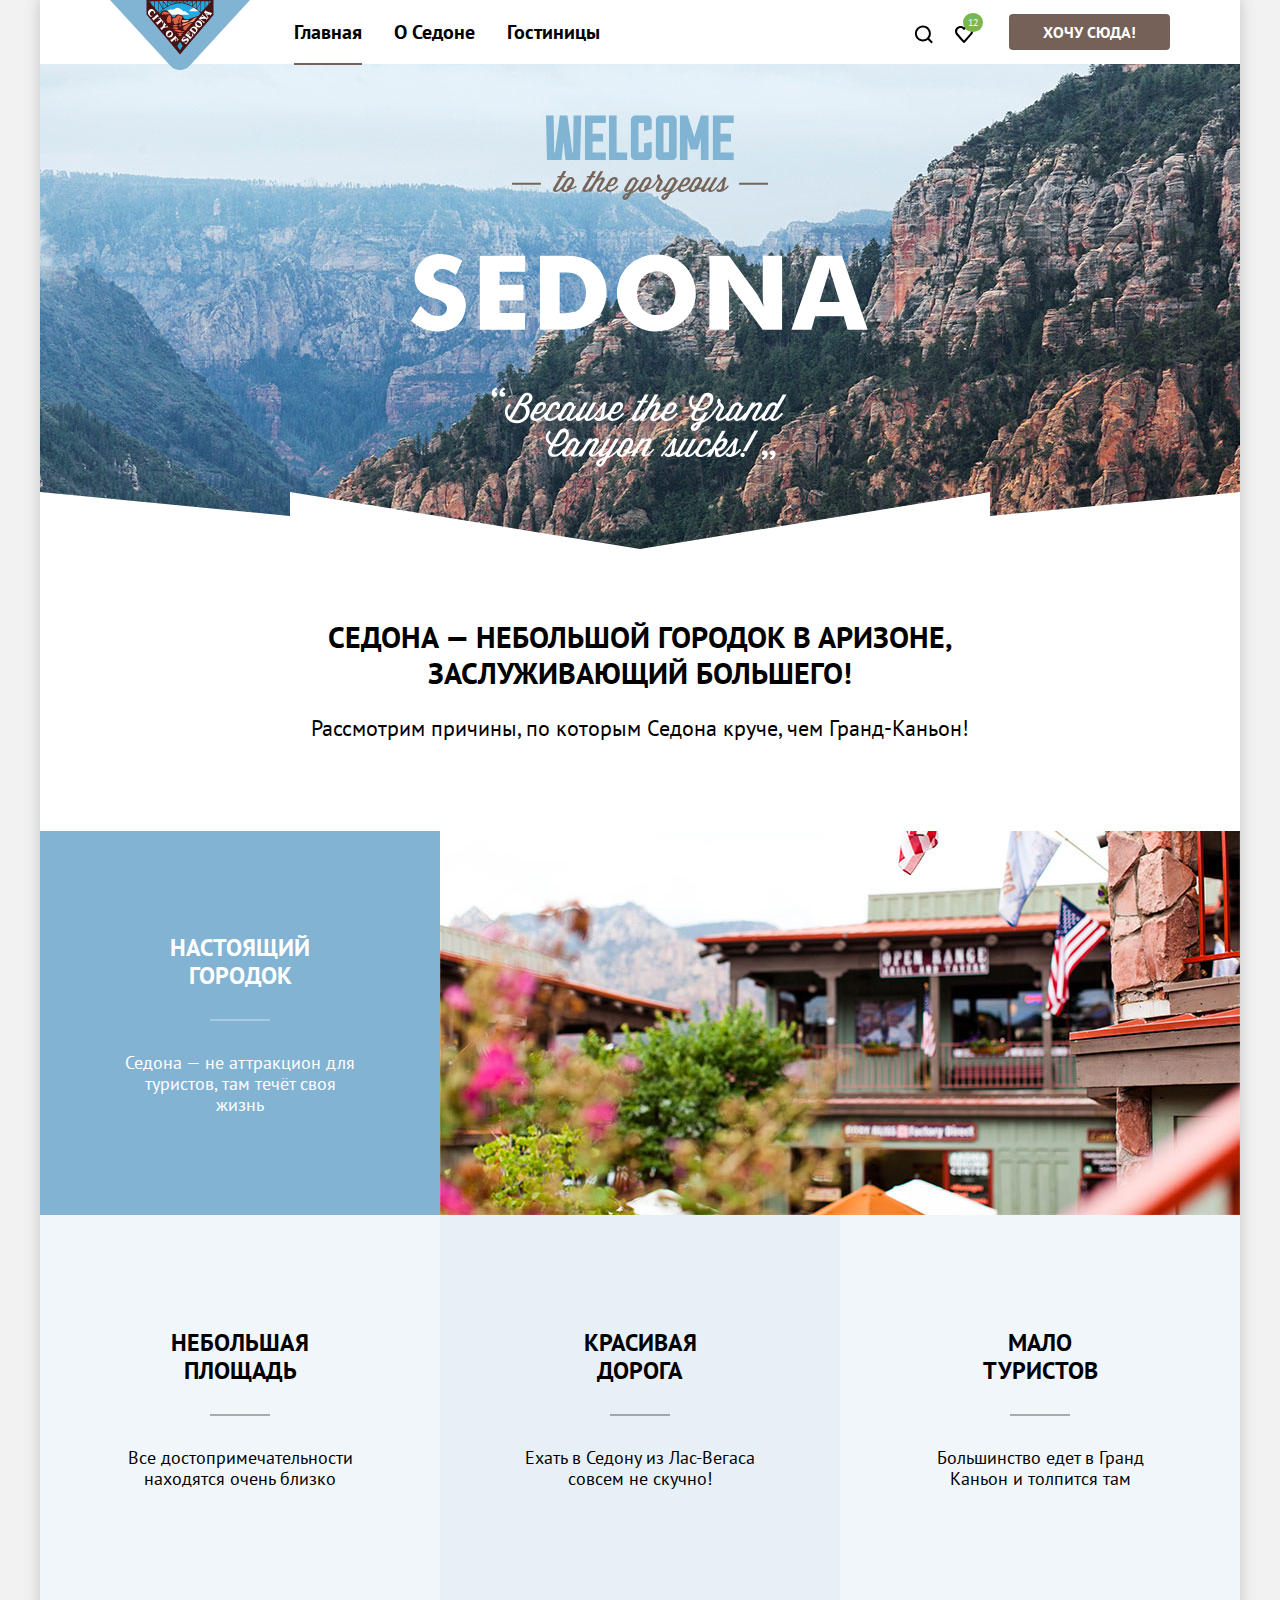
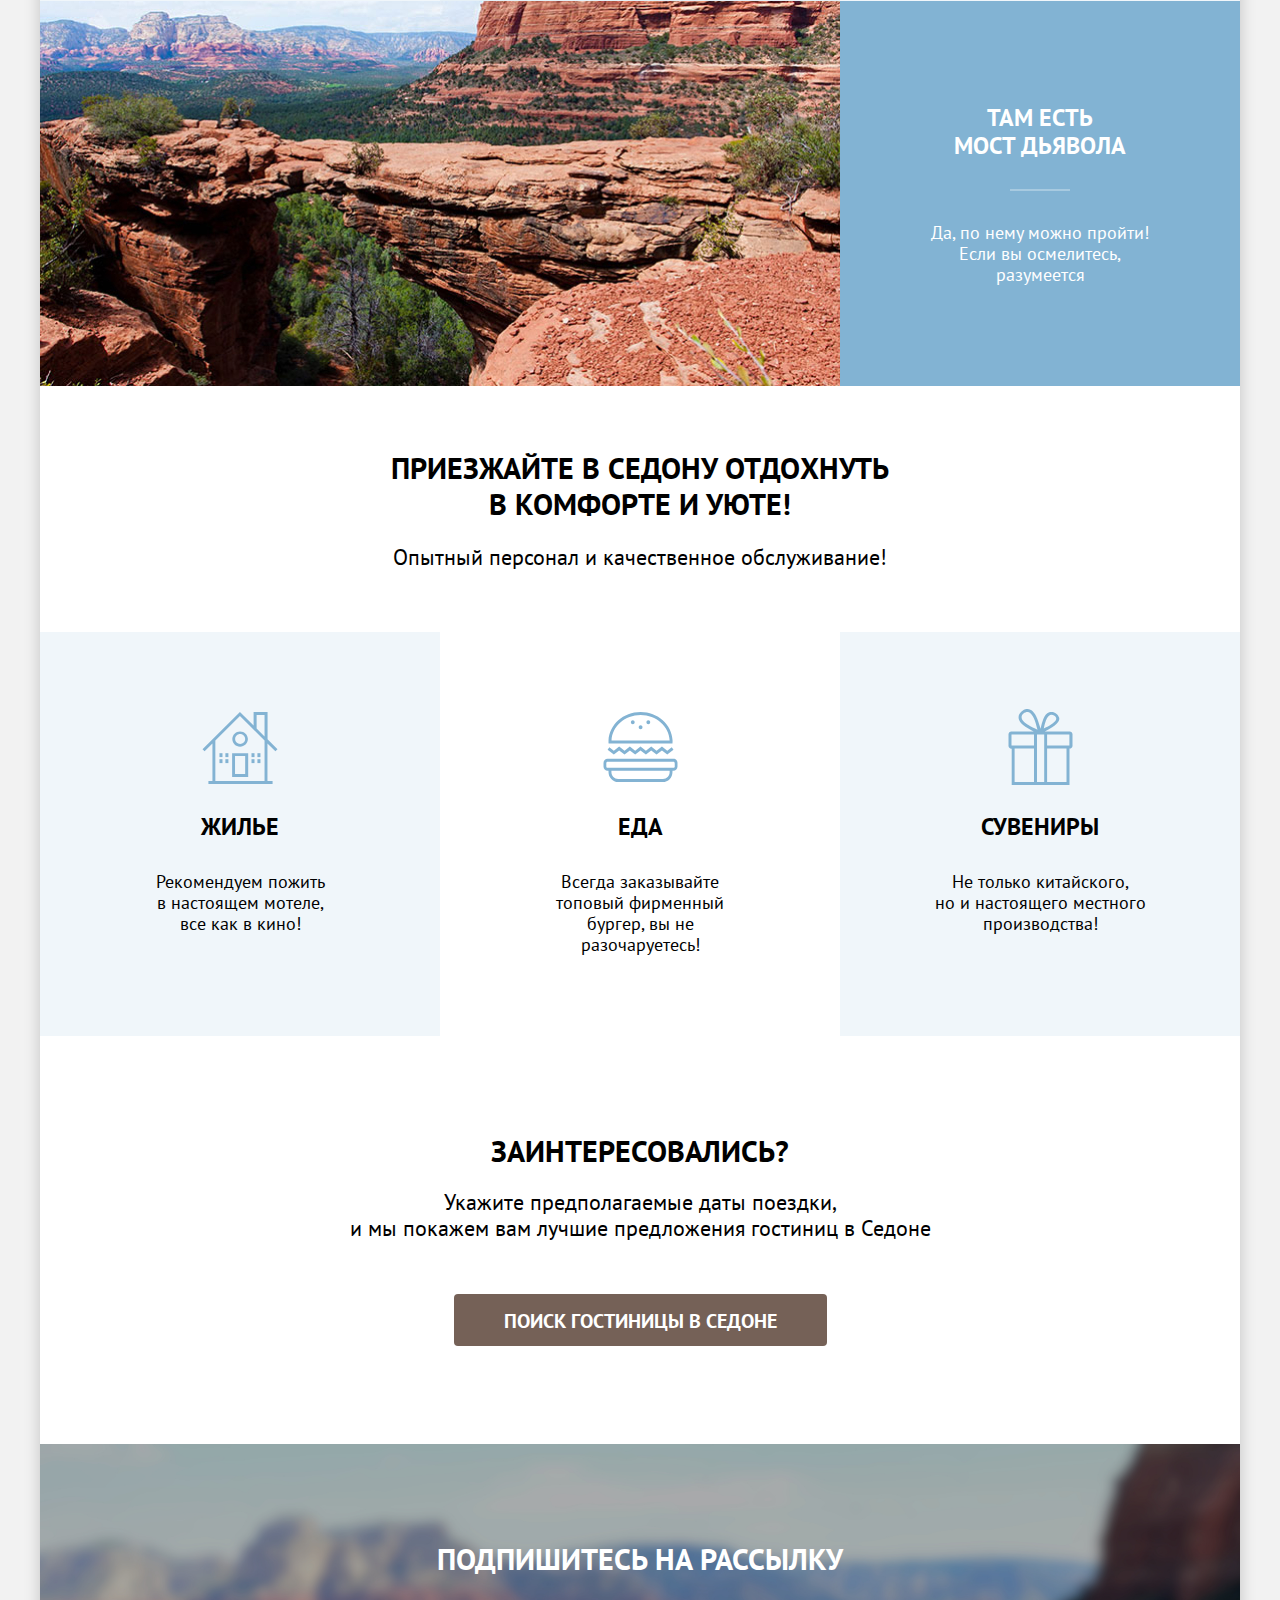
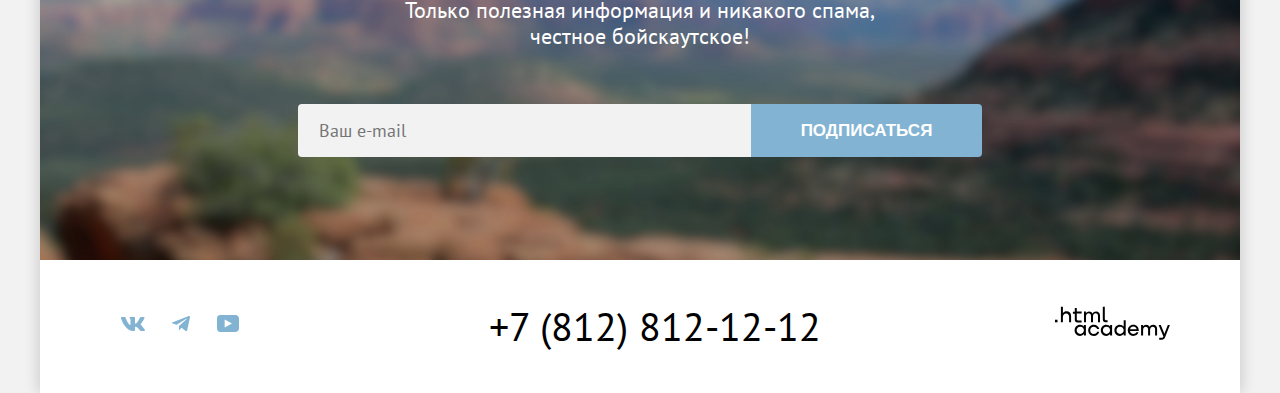
<file: index.html>
<!DOCTYPE html>
<html lang="ru">

  <head>
    <meta charset="utf-8">
    <title>HTML Academy: Седона</title>
    <link rel="icon" href="favicon.ico">
    <link rel="icon" type="image/png" href="images/favicon.png">
    <link rel="stylesheet" href="styles/styles.css">

  </head>

  <body class="index-page">
    <div class="page-container">
      <header class="main-header">
        <a class="fav-icon" href="#">
          <img class="logo" src="images/logo.svg" width="140" height="70" alt="Логотип Седоны">
        </a>
        <nav class="navigation">
          <ul class="navigation-list">
            <li class="navigation-item navigation-item-main">
              <a class="navigation-link navigation-link-active" href="index.html">Главная</a>
            </li>
            <li class="navigation-item navigation-item-about">
              <a class="navigation-link" href="about.html">О Седоне</a>
            </li>
            <li class="navigation-item navigation-item-catalog">
              <a class="navigation-link" href="catalog.html">Гостиницы</a>
            </li>
          </ul>
          <ul class="navigation-user">
            <li class="navigation-icon">
              <a class="navigation-icon-img" href="#">
                <svg width="21" height="20" viewBox="0 0 21 20" fill="none" xmlns="http://www.w3.org/2000/svg">
                  <path
                    d="M19.8928 18.0083L16.1928 14.3287C17.1928 13.0359 17.8928 11.3453 17.8928 9.4558C17.8928 5.08011 14.2928 1.5 9.89282 1.5C5.49282 1.5 1.89282 5.17956 1.89282 9.55525C1.89282 13.9309 5.49282 17.511 9.89282 17.511C11.6928 17.511 13.3928 16.9144 14.7928 15.8204L18.4928 19.5L19.8928 18.0083ZM9.89282 15.5221C6.59282 15.5221 3.89282 12.837 3.89282 9.55525C3.89282 6.27348 6.59282 3.5884 9.89282 3.5884C13.1928 3.5884 15.8928 6.27348 15.8928 9.55525C15.8928 12.837 13.1928 15.5221 9.89282 15.5221Z"
                    fill="black" />
                </svg>
                <span class="visually-hidden">
                  Поиск
                </span>
              </a>
            </li>
            <li class="navigation-icon">
              <a class="navigation-icon-img" href="#">
                <svg width="20" height="20" viewBox="0 0 20 20" fill="none" xmlns="http://www.w3.org/2000/svg">
                  <path
                    d="M9.9 19C9.6 19 9.3 18.9 9.1 18.6C3.7 12.5 2.4 11.1 2.1 10.7C1.4 9.8 1 8.6 1 7.4C1 4.4 3.4 2 6.5 2C7.8 2 9 2.5 10 3.3C11 2.5 12.3 2 13.5 2C16.5 2 19 4.4 19 7.4C19 8.7 18.5 9.9 17.7 10.8L10.7 18.7C10.5 18.9 10.3 19 9.9 19ZM3.9 9.5C4.2 9.9 7.4 13.5 10 16.4L16.2 9.4C16.7 8.9 16.9 8.2 16.9 7.4C16.9 5.6 15.4 4.1 13.6 4.1C12.6 4.1 11.6 4.6 10.9 5.4C10.6 5.7 10.3 5.8 10 5.8C9.7 5.8 9.4 5.6 9.2 5.4C8.5 4.6 7.5 4.1 6.5 4.1C4.7 4.1 3.2 5.6 3.2 7.4C3.1 8.3 3.5 9 3.9 9.5C3.8 9.5 3.8 9.5 3.9 9.5Z"
                    fill="black" />
                </svg>
                <span class="visually-hidden">
                  Избранное
                </span>
                <span class="favourite-number">
                  12
                </span>
              </a>
            </li>
            <li class="navigation-icon navigation-icon-button">
              <a class="navigation-button" href="#">Хочу сюда!</a>
            </li>
          </ul>
        </nav>
      </header>

      <main class="main-container main-index">
        <div class="main-page-container">
          <h1 class="visually-hidden">Сайт города Седона</h1>
          <section class="hero">
            <h2 class="visually-hidden">Приветствие посетителей</h2>
            <img src="images/welcome.svg" width="458" height="352"
              alt="Welcome to the gorgeous Sedona because the Grand Canyon sucks!">
          </section>

          <section class="advantages">
            <h3 class="visually-hidden">Причины посетить Седону</h3>
            <p class="info-title">Седона — небольшой городок в Аризоне,
              заслуживающий большего!</p>
            <p class="info-description">Рассмотрим причины, по которым Седона круче, чем Гранд-Каньон!</p>
            <ul class="advantages-list">
              <li class="advantages-item advantages-item-main">
                <div class="advantages-wrapper">
                  <h3 class="advantages-title">Настоящий городок</h3>
                  <p class="advantages-description">Седона — не аттракцион для туристов, там течёт своя жизнь</p>
                </div>
                <div class="advantages-image-wrapper">
                  <img class="advantages-image" src="images/realcity.jpg" width="800" height="384" alt="Фото городка">
                </div>
              </li>
              <li class="advantages-item advantages-item-square">
                <h3 class="advantages-title">Небольшая площадь</h3>
                <p class="advantages-description">Все достопримечательности находятся очень близко</p>
              </li>
              <li class="advantages-item advantages-item-road">
                <h3 class="advantages-title">Красивая дорога</h3>
                <p class="advantages-description">Ехать в Седону из Лас-Вегаса совсем не скучно!</p>
              </li>
              <li class="advantages-item advantages-item-tourist">
                <h3 class="advantages-title">Мало туристов</h3>
                <p class="advantages-description">Большинство едет в Гранд Каньон и толпится там</p>
              </li>
              <li class="advantages-item advantages-item-main">
                <div class="advantages-image-wrapper">
                  <img class="advantages-image" src="images/bridgeofdevil.jpg" width="800" height="385"
                    alt="Мост дьявола">
                </div>
                <div class="advantages-wrapper">
                  <h3 class="advantages-title">Там есть <br>мост дьявола</h3>
                  <p class="advantages-description">Да, по нему можно пройти! Если вы осмелитесь, разумеется</p>
                </div>
              </li>
            </ul>
          </section>

          <section class="services">
            <h2 class="invitation-title">Приезжайте в Седону отдохнуть в комфорте и уюте!</h2>
            <p class="invitation-description">Опытный персонал и качественное обслуживание!</p>
            <ul class="services-list">
              <li class="services-item services-item-home">
                <h3 class="services-title">Жилье</h3>
                <p class="services-description">Рекомендуем пожить в&nbsp;настоящем мотеле, <br> все как в кино!</p>
              </li>
              <li class="services-item services-item-food">
                <h3 class="services-title">Еда</h3>
                <p class="services-description">Всегда заказывайте <br> топовый фирменный бургер, вы не разочаруетесь!</p>
              </li>
              <li class="services-item services-item-souvenir">
                <h3 class="services-title">Сувениры</h3>
                <p class="services-description">Не только китайского, но&nbsp;и&nbsp;настоящего местного производства!</p>
              </li>
            </ul>
          </section>

          <section class="info-hotel">
            <h2 class="info-hotel-title">Заинтересовались?</h2>
            <p class="info-hotel-description">Укажите предполагаемые даты поездки, <br> и мы покажем вам лучшие предложения
              гостиниц в Седоне</p>
            <a class="button-hotel" href="#">Поиск гостиницы в Седоне</a>
          </section>
        </div>
      </main>

      <footer class="page-footer">
        <section class="email">
          <h2 class="email-title">Подпишитесь на рассылку</h2>
          <p class="email-description">Только полезная информация и никакого спама, честное бойскаутское!</p>
          <form class="subscribe-form" action="https://echo.htmlacademy.ru/" method="post">
            <label for="email" class="visually-hidden">Введите свой e-mail</label>
            <input class="field" id="email" type="email" name="subscribe-email" placeholder="Ваш e-mail" required>
            <button class="subscribe-button" type="submit">Подписаться</button>
          </form>
        </section>
        <section class="footer-social">
          <h3 class="visually-hidden">Контакты</h3>
          <section>
            <ul class="footer-social-list">
              <li class="footer-social-item">
                <a class="social-button" href="https://vk.com/htmlacademy" aria-label="Вконтакте">
                  <svg class="social-svg" width="24" height="14" viewBox="0 0 24 14" fill="none"
                    xmlns="http://www.w3.org/2000/svg">
                    <path fill-rule="evenodd" clip-rule="evenodd"
                      d="M23.45 0.948C23.616 0.402 23.45 0 22.655 0H20.03C19.362 0 19.054 0.347 18.887 0.73C18.887 0.73 17.552 3.926 15.661 6.002C15.049 6.604 14.771 6.795 14.437 6.795C14.27 6.795 14.019 6.604 14.019 6.057V0.948C14.019 0.292 13.835 0 13.279 0H9.151C8.734 0 8.483 0.304 8.483 0.593C8.483 1.214 9.429 1.358 9.526 3.106V6.904C9.526 7.737 9.373 7.888 9.039 7.888C8.149 7.888 5.984 4.677 4.699 1.003C4.45 0.288 4.198 0 3.527 0H0.9C0.15 0 0 0.347 0 0.73C0 1.412 0.89 4.8 4.145 9.281C6.315 12.341 9.37 14 12.153 14C13.822 14 14.028 13.632 14.028 12.997V10.684C14.028 9.947 14.186 9.8 14.715 9.8C15.105 9.8 15.772 9.992 17.33 11.467C19.11 13.216 19.403 14 20.405 14H23.03C23.78 14 24.156 13.632 23.94 12.904C23.702 12.18 22.852 11.129 21.725 9.882C21.113 9.172 20.195 8.407 19.916 8.024C19.527 7.533 19.638 7.314 19.916 6.877C19.916 6.877 23.116 2.451 23.449 0.948H23.45Z" />
                  </svg>
                </a>
              </li>
              <li class="footer-social-item">
                <a class="social-button" href="https://t.me/htmlacademy" aria-label="Телеграм">
                  <svg class="social-svg" width="18" height="16" viewBox="0 0 18 16" fill="none"
                    xmlns="http://www.w3.org/2000/svg">
                    <path
                      d="M16.785 0.0992597L0.840489 6.24776C-0.247661 6.68481 -0.241365 7.29184 0.640845 7.56253L4.73445 8.83953L14.2058 2.8637C14.6537 2.59121 15.0629 2.7378 14.7265 3.03636L7.05283 9.96185H7.05103L7.05283 9.96275L6.77045 14.1823C7.18413 14.1823 7.36669 13.9925 7.59871 13.7686L9.58705 11.8351L13.7229 14.89C14.4855 15.31 15.0332 15.0941 15.2229 14.1841L17.9379 1.38885C18.2158 0.274623 17.5126 -0.229883 16.785 0.0992597Z" />
                  </svg>
                </a>
              </li>
              <li class="footer-social-item">
                <a class="social-button" href="https://www.youtube.com/user/htmlacademyru" aria-label="Ютуб">
                  <svg class="social-svg" width="22" height="17" viewBox="0 0 22 17" fill="none"
                    xmlns="http://www.w3.org/2000/svg">
                    <path
                      d="M18.607 0H3.17413C1.31343 0 0 1.59375 0 3.4V13.4937C0 15.4062 1.31343 17 3.17413 17H18.8259C20.4677 17 22 15.4062 22 13.6V3.4C21.7811 1.59375 20.4677 0 18.607 0ZM7.66169 12.5375V4.4625L14.995 8.5L7.66169 12.5375Z" />
                  </svg>
                </a>
              </li>
            </ul>
          </section>
          <section class="footer-phone-container">
            <a class="footer-phone" href="tel:+78128121212">+7 (812) 812-12-12</a>
          </section>
          <section class="footer-logo-container">
            <a class="htmlacademy" href="https://htmlacademy.ru/">
              <svg class="htmlacademy-svg" width="115" height="34" viewBox="0 0 115 34" fill="none"
                xmlns="http://www.w3.org/2000/svg">
                <path d="M0 13.7232V16.3232H2.5V13.7232H0Z" />
                <path
                  d="M11.6 5.32324C10 5.32324 8.8 6.02324 8 7.02324H7.9V0.823242H5.9V16.3232H7.9V11.0232C7.9 8.92324 9.2 7.42324 11.2 7.42324C13 7.42324 14.1 8.82324 14.1 10.6232V16.3232H16.1V10.2232C16.2 7.22324 14.3 5.32324 11.6 5.32324Z" />
                <path
                  d="M26.6 5.62324H21.8V1.92324H19.8V5.72324H17.9V7.72324H19.8V13.7232C19.8 15.4232 20.8 16.4232 22.5 16.4232H26.6V14.4232H22.9C22.2 14.4232 21.8 14.0232 21.8 13.3232V7.62324H26.6V5.62324Z" />
                <path
                  d="M41.1 5.42324C39.5 5.42324 38.2 6.22324 37.6 7.52324H37.5C36.9 6.32324 35.7 5.42324 34.1 5.42324C32.7 5.42324 31.6 6.22324 31 7.22324H30.9V5.62324H29V16.2232H31V10.8232C31 8.82324 32 7.32324 33.6 7.32324C35.1 7.32324 36 8.32324 36 9.92324V16.2232H38V10.6232C38 8.22324 39.4 7.32324 40.6 7.32324C42.1 7.32324 43 8.32324 43 9.92324V16.2232H45V9.72324C45.1 7.22324 43.6 5.42324 41.1 5.42324Z" />
                <path
                  d="M47.8 13.5232C47.8 15.2232 48.8 16.2232 50.6 16.2232H52.6V14.2232H50.9C50.2 14.2232 49.8 13.8232 49.8 13.1232V0.823242H47.8V13.5232Z" />
                <path
                  d="M28.9 20.5232C28 19.4232 26.7 18.7232 25 18.7232C21.9 18.7232 19.6 21.0232 19.6 24.3232C19.6 27.6232 21.9 29.9232 25 29.9232C26.8 29.9232 28 29.1232 28.8 28.0232H28.9V29.6232H30.9V19.0232H28.9V20.5232ZM25.3 27.9232C23.1 27.9232 21.7 26.3232 21.7 24.3232C21.7 22.3232 23.1 20.7232 25.3 20.7232C27.5 20.7232 28.9 22.3232 28.9 24.3232C28.9 26.2232 27.5 27.9232 25.3 27.9232Z" />
                <path
                  d="M44.2 22.8232C43.7 20.4232 41.6 18.7232 38.8 18.7232C35.4 18.7232 33.2 21.2232 33.2 24.3232C33.2 27.4232 35.4 29.9232 38.8 29.9232C41.6 29.9232 43.7 28.1232 44.2 25.7232H42.1C41.7 27.0232 40.4 28.0232 38.8 28.0232C36.6 28.0232 35.2 26.4232 35.2 24.4232C35.2 22.4232 36.6 20.8232 38.8 20.8232C40.4 20.8232 41.6 21.8232 42.1 23.0232H44.2V22.8232Z" />
                <path
                  d="M55.1 20.5232C54.2 19.4232 52.9 18.7232 51.2 18.7232C48.1 18.7232 45.8 21.0232 45.8 24.3232C45.8 27.6232 48.1 29.9232 51.2 29.9232C53 29.9232 54.2 29.1232 55 28.0232H55.1V29.6232H57.1V19.0232H55.1V20.5232ZM51.5 27.9232C49.3 27.9232 47.9 26.3232 47.9 24.3232C47.9 22.3232 49.3 20.7232 51.5 20.7232C53.7 20.7232 55.1 22.3232 55.1 24.3232C55.1 26.2232 53.6 27.9232 51.5 27.9232Z" />
                <path
                  d="M68.7 20.6232C67.8 19.5232 66.5 18.7232 64.8 18.7232C61.7 18.7232 59.4 21.0232 59.4 24.3232C59.4 27.6232 61.6 29.9232 64.8 29.9232C66.5 29.9232 67.8 29.1232 68.6 28.1232H68.7V29.6232H70.7V14.2232H68.7V20.6232ZM65.1 27.9232C62.9 27.9232 61.5 26.3232 61.5 24.3232C61.5 22.3232 62.9 20.7232 65.1 20.7232C67.3 20.7232 68.7 22.3232 68.7 24.3232C68.6 26.3232 67.2 27.9232 65.1 27.9232Z" />
                <path
                  d="M78.3 18.7232C75 18.7232 72.8 21.2232 72.8 24.3232C72.8 27.3232 74.9 29.9232 78.3 29.9232C80.8 29.9232 82.8 28.6232 83.5 26.3232H81.4C80.9 27.3232 79.8 27.9232 78.4 27.9232C76.5 27.9232 75.1 26.6232 75 25.0232H83.8C84 21.4232 81.8 18.7232 78.3 18.7232ZM78.3 20.6232C80 20.6232 81.3 21.6232 81.6 23.2232H75.1C75.4 21.7232 76.6 20.6232 78.3 20.6232Z" />
                <path
                  d="M98.2 18.7232C96.6 18.7232 95.3 19.5232 94.6 20.7232H94.5C93.9 19.5232 92.7 18.7232 91.1 18.7232C89.7 18.7232 88.6 19.4232 88 20.5232V19.0232H86.1V29.6232H88.1V24.2232C88.1 22.2232 89.1 20.8232 90.7 20.7232C92.2 20.7232 93.1 21.7232 93.1 23.3232V29.6232H95.1V24.0232C95.1 21.6232 96.5 20.7232 97.7 20.7232C99.2 20.7232 100.1 21.7232 100.1 23.3232V29.6232H102.1V23.1232C102.2 20.5232 100.7 18.7232 98.2 18.7232Z" />
                <path
                  d="M109.4 27.8232L105.8 18.9232H103.6L108.4 30.5232C108.1 31.4232 107.7 31.7232 106.7 31.7232H104.2V33.7232H106.7C108.5 33.7232 109.5 32.9232 110.2 31.1232L114.9 18.9232H112.8L109.4 27.8232Z" />
              </svg>
            </a>
          </section>
        </section>



      </footer>
    </div>
    <div class="modal-container">
      <div class="modal">
        <h2 class="modal-hotels">Поиск гостиницы в Седоне</h2>
      </div>
    </div>
  </body>

</html>
</file>
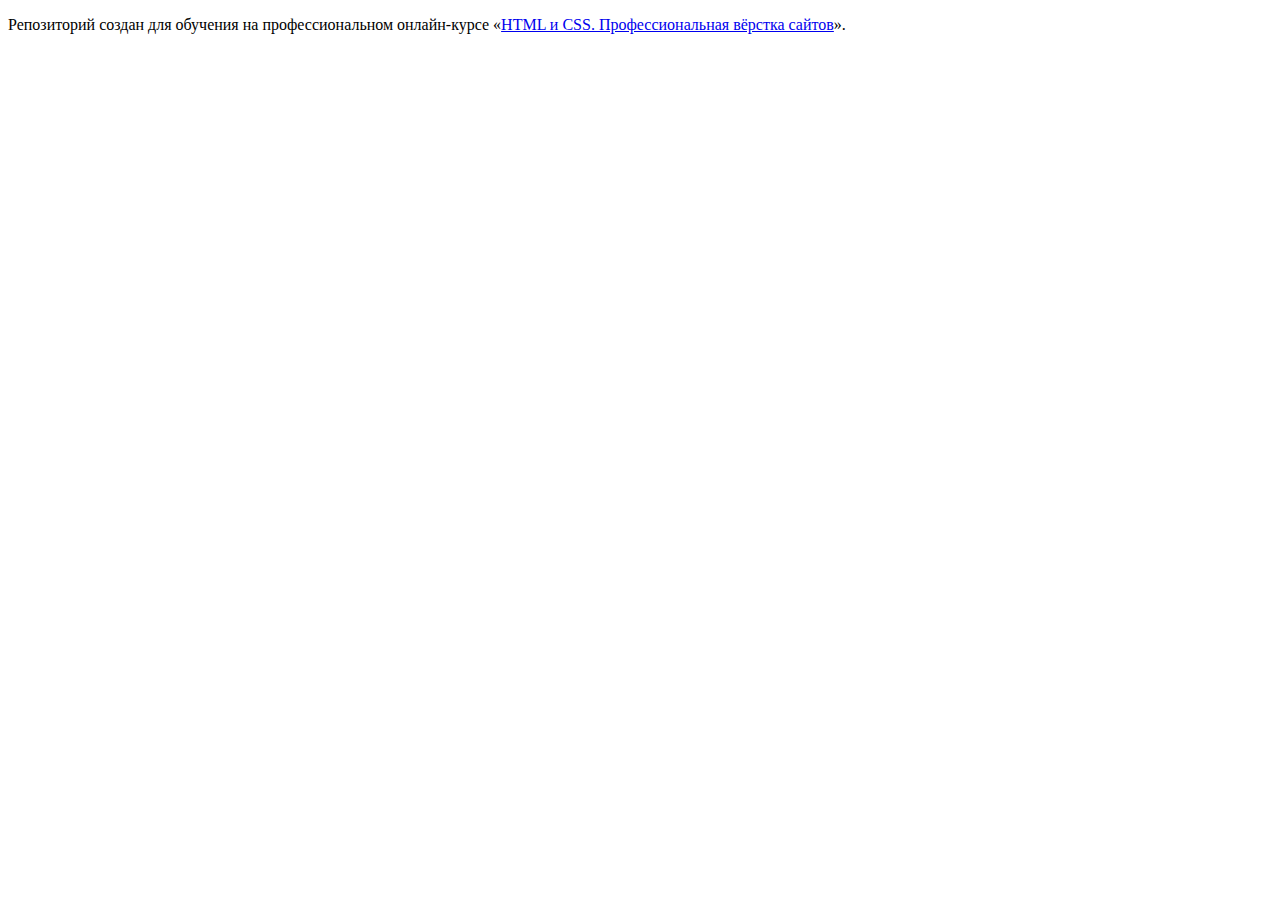
<file: 1/index.html>
<!DOCTYPE html>
<html lang="ru">
  <head>
    <meta charset="utf-8">
    <title>HTML Academy: Седона</title>
    <base href="https://htmlacademy-htmlcss.github.io/2077105-sedona-36/1/">
</head>
  <body>

    <p>Репозиторий создан для обучения на профессиональном онлайн‑курсе «<a href="https://htmlacademy.ru/intensive/htmlcss">HTML и CSS. Профессиональная вёрстка сайтов</a>».</p>

  </body>
</html>
</file>
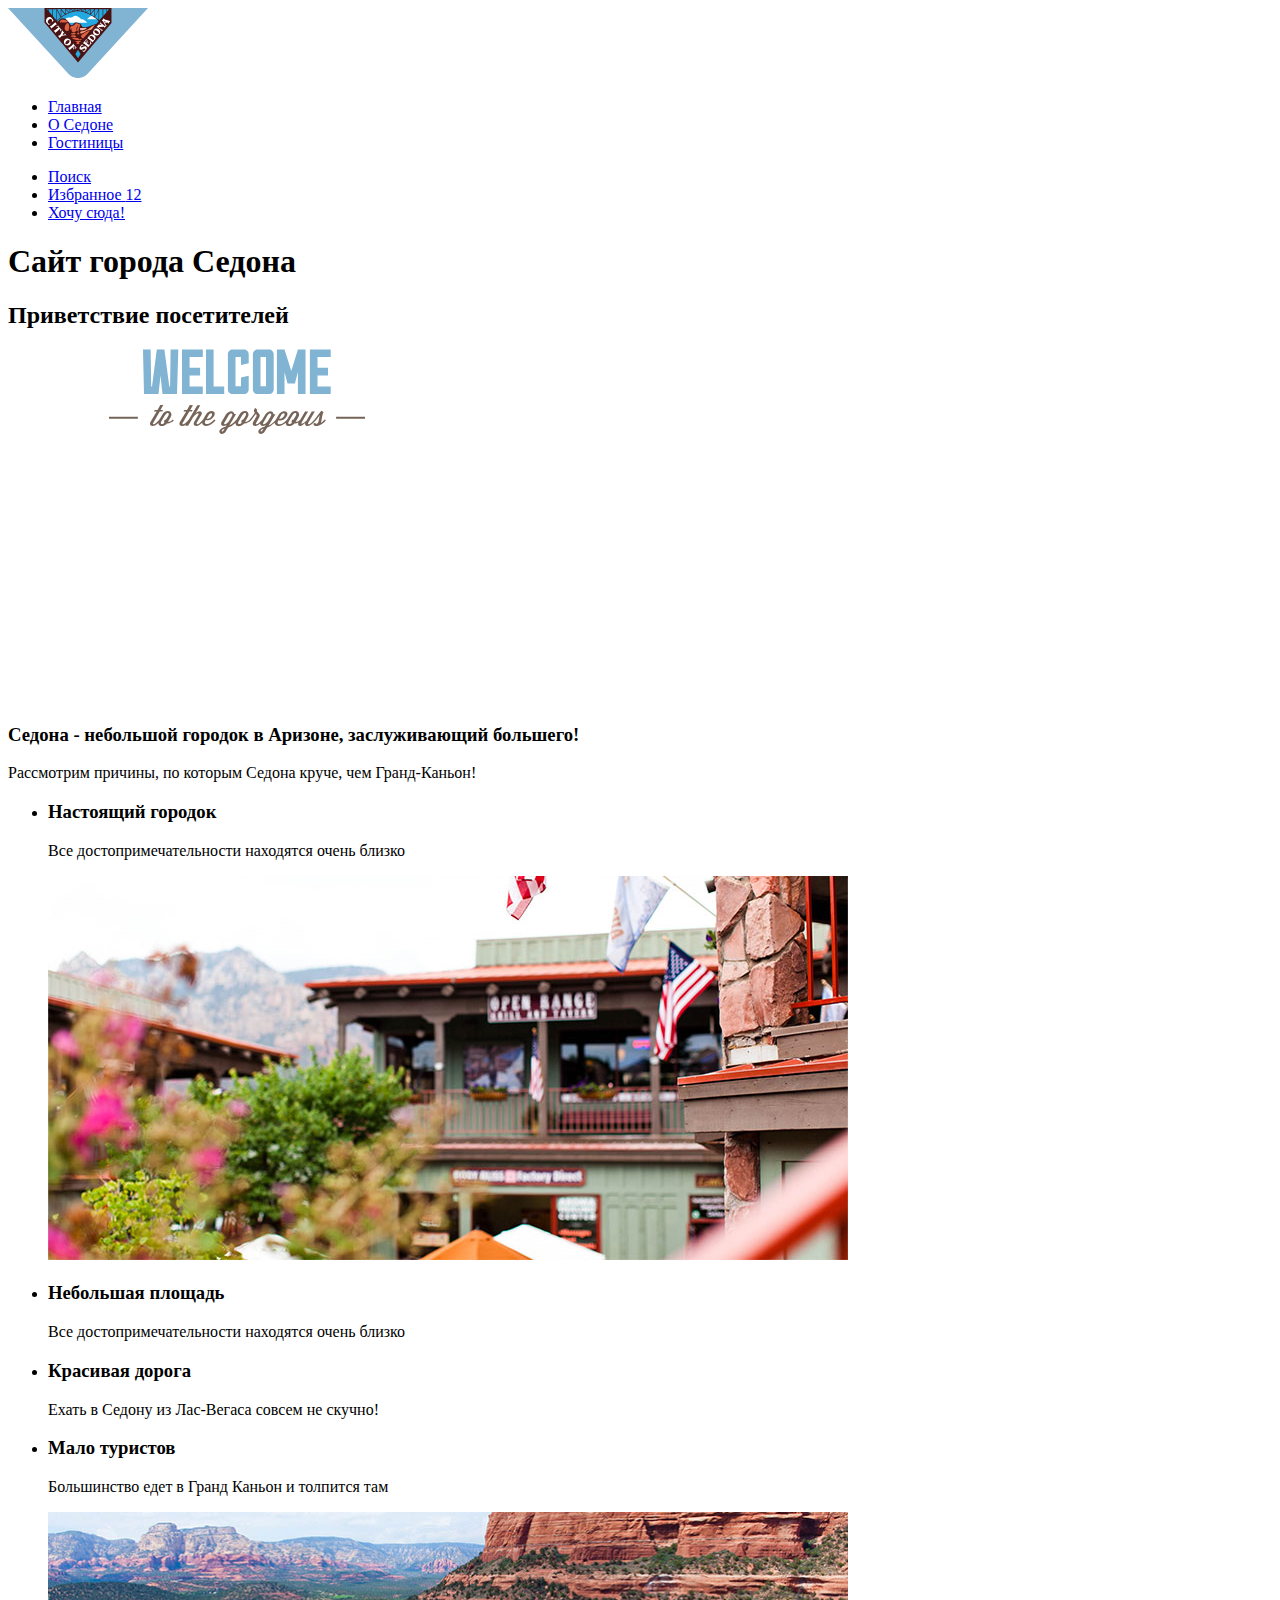
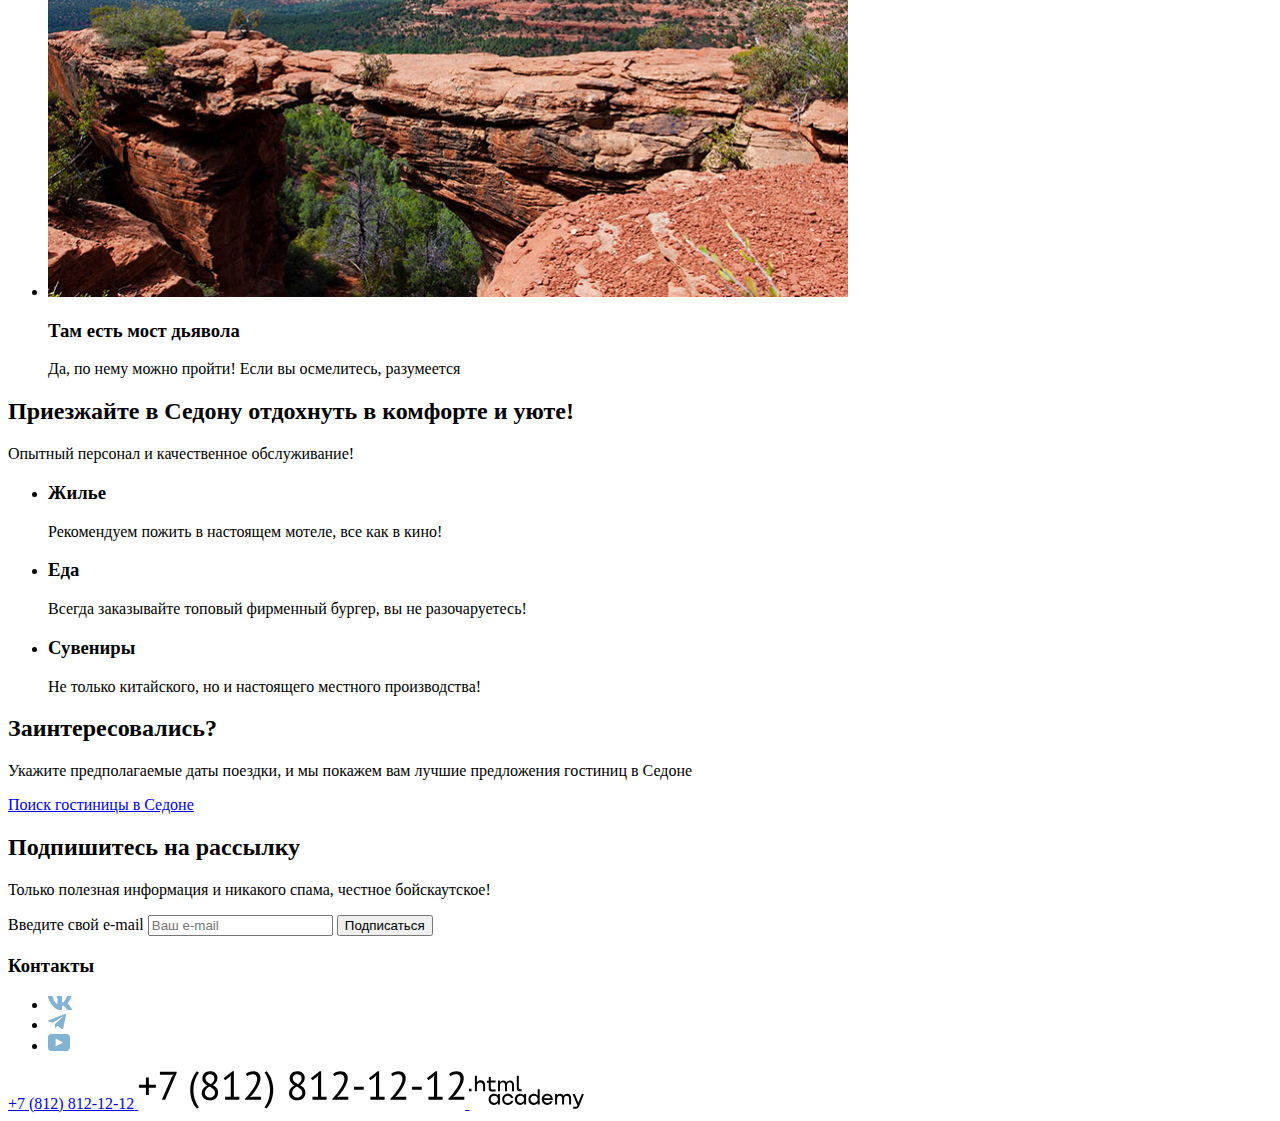
<file: 3/index.html>
<!DOCTYPE html>
<html lang="ru">

  <head>
    <meta charset="utf-8">
    <title>HTML Academy: Седона</title>
    <base href="https://htmlacademy-htmlcss.github.io/2077105-sedona-36/3/">
</head>

  <body>
    <header class="main-header">
      <nav class="navigation">
        <a class="fav-icon" href="#">
          <img class="logo" src="images/logo.svg" width="140" height="70" alt="Логотип Седоны">
        </a>
        <ul class="navigation-list">
          <li class="navigation-item">
            <a class="navigation-link" href="#">Главная</a>
          </li>
          <li class="navigation-item">
            <a class="navigation-link" href="about.html">О Седоне</a>
          </li>
          <li class="navigation-item">
            <a class="navigation-link" href="hotels.html">Гостиницы</a>
          </li>
        </ul>
        <ul class="navigation-user">
          <li class="navigation-icon">
            <a class="navigation-icon-img" href="#">
              <span class="visually-hidden">
                Поиск
              </span>
            </a>
          </li>
          <li class="navigation-icon">
            <a class="navigation-icon-img" href="#">
              <span class="visually-hidden">
                Избранное
              </span>
              <span class="visually-hidden">
                12
              </span>
            </a>
          </li>
          <li class="navigation-icon">
            <a class="navigation-button" href="#">Хочу сюда!</a>
          </li>
        </ul>
      </nav>
    </header>

    <main class="main-index">
      <h1 class="visually-hidden">Сайт города Седона</h1>
      <section class="intro">
        <h2 class="visually hidden">Приветствие посетителей</h2>
        <img src="images/welcome.svg" width="458" height="352"
          alt="Welcome to the gorgeous Sedona because the Grand Canyon sucks!">
      </section>

      <section class="advantages">
        <h3 class="info-title">Седона - небольшой городок в Аризоне, заслуживающий большего!</h3>
        <p class="info-description">Рассмотрим причины, по которым Седона круче, чем Гранд-Каньон!</p>
        <ul class="advantages-list">
          <li class="advantages-item">
            <h3 class="advantages-title">Настоящий городок</h3>
            <p class="advantages-description">Все достопримечательности находятся очень близко</p>
            <img src="images/realcity.jpg" width="800" height="384" alt="Фото городка">
          </li>
          <li class="advantages-item">
            <h3 class="advantages-title">Небольшая площадь</h3>
            <p class="advantages-description">Все достопримечательности находятся очень близко</p>
          </li>
          <li class="advantages-item">
            <h3 class="advantages-title">Красивая дорога</h3>
            <p class="advantages-description">Ехать в Седону из Лас-Вегаса совсем не скучно!</p>
          </li>
          <li class="advantages-item">
            <h3 class="advantages-title">Мало туристов</h3>
            <p class="advantages-description">Большинство едет в Гранд Каньон и толпится там</p>
          </li>
          <li class="advantages-item">
            <img src="images/bridgeofdevil.jpg" width="800" height="385" alt="Мост дьявола">
            <h3 class="advantages-title">Там есть мост дьявола</h3>
            <p class="advantages-description">Да, по нему можно пройти! Если вы осмелитесь, разумеется</p>
          </li>
        </ul>
      </section>

      <section class="services">
        <h2 class="invitation-title">Приезжайте в Седону отдохнуть в комфорте и уюте!</h2>
        <p class="invitation-description">Опытный персонал и качественное обслуживание!</p>
        <ul class="services-list">
          <li class="services-item">
            <h3 class="services-title">Жилье</h3>
            <p class="services-description">Рекомендуем пожить в настоящем мотеле, все как в кино!</p>
          </li>
          <li class="services-item">
            <h3 class="services-title">Еда</h3>
            <p class="services-description">Всегда заказывайте топовый фирменный бургер, вы не разочаруетесь!</p>
          </li>
          <li class="services-item">
            <h3 class="services-title">Сувениры</h3>
            <p class="services-description">Не только китайского, но и настоящего местного производства!</p>
          </li>
        </ul>
      </section>

      <section class="info-hotel">
        <h2 class="info-title">Заинтересовались?</h2>
        <p class="info-hotel-description">Укажите предполагаемые даты поездки, и мы покажем вам лучшие предложения
          гостиниц в Седоне</p>
        <a class="button-hotel" href="#">Поиск гостиницы в Седоне</a>
      </section>

    </main>

    <footer class="page-footer">
      <section class="email">
        <h2 class="email-title">Подпишитесь на рассылку</h2>
        <p class="email-description">Только полезная информация и никакого спама, честное бойскаутское!</p>
        <form class="subscribe-form" action="https://echo.htmlacademy.ru/" method="post">
          <label for="email" class="visually-hidden">Введите свой e-mail</label>
          <input class="field" id="email" type="email" name="subscribe-email" placeholder="Ваш e-mail" required>
          <button class="subscribe-button" type="submit">Подписаться</button>
        </form>
      </section>
      <section class="footer-social">
        <h3 class="visually-hidden">Контакты</h3>
        <ul class="footer-social-list">
          <li class="footer-social-item">
            <a class="social-button" href="#" aria-label="Вконтакте">
              <svg width="24" height="14" viewBox="0 0 24 14" fill="none" xmlns="http://www.w3.org/2000/svg">
                <path fill-rule="evenodd" clip-rule="evenodd"
                  d="M23.45 0.948C23.616 0.402 23.45 0 22.655 0H20.03C19.362 0 19.054 0.347 18.887 0.73C18.887 0.73 17.552 3.926 15.661 6.002C15.049 6.604 14.771 6.795 14.437 6.795C14.27 6.795 14.019 6.604 14.019 6.057V0.948C14.019 0.292 13.835 0 13.279 0H9.151C8.734 0 8.483 0.304 8.483 0.593C8.483 1.214 9.429 1.358 9.526 3.106V6.904C9.526 7.737 9.373 7.888 9.039 7.888C8.149 7.888 5.984 4.677 4.699 1.003C4.45 0.288 4.198 0 3.527 0H0.9C0.15 0 0 0.347 0 0.73C0 1.412 0.89 4.8 4.145 9.281C6.315 12.341 9.37 14 12.153 14C13.822 14 14.028 13.632 14.028 12.997V10.684C14.028 9.947 14.186 9.8 14.715 9.8C15.105 9.8 15.772 9.992 17.33 11.467C19.11 13.216 19.403 14 20.405 14H23.03C23.78 14 24.156 13.632 23.94 12.904C23.702 12.18 22.852 11.129 21.725 9.882C21.113 9.172 20.195 8.407 19.916 8.024C19.527 7.533 19.638 7.314 19.916 6.877C19.916 6.877 23.116 2.451 23.449 0.948H23.45Z"
                  fill="#83B3D3" />
              </svg>
            </a>
          </li>
          <li class="footer-social-item">
            <a class="social-button" href="#" aria-label="Телеграм">
              <svg width="18" height="16" viewBox="0 0 18 16" fill="none" xmlns="http://www.w3.org/2000/svg">
                <path
                  d="M16.785 0.0992597L0.840489 6.24776C-0.247661 6.68481 -0.241365 7.29184 0.640845 7.56253L4.73445 8.83953L14.2058 2.8637C14.6537 2.59121 15.0629 2.7378 14.7265 3.03636L7.05283 9.96185H7.05103L7.05283 9.96275L6.77045 14.1823C7.18413 14.1823 7.36669 13.9925 7.59871 13.7686L9.58705 11.8351L13.7229 14.89C14.4855 15.31 15.0332 15.0941 15.2229 14.1841L17.9379 1.38885C18.2158 0.274623 17.5126 -0.229883 16.785 0.0992597Z"
                  fill="#83B3D3" />
              </svg>
            </a>
          </li>
          <li class="footer-social-item">
            <a class="social-button" href="#" aria-label="Ютуб">
              <svg width="22" height="17" viewBox="0 0 22 17" fill="none" xmlns="http://www.w3.org/2000/svg">
                <path
                  d="M18.607 0H3.17413C1.31343 0 0 1.59375 0 3.4V13.4937C0 15.4062 1.31343 17 3.17413 17H18.8259C20.4677 17 22 15.4062 22 13.6V3.4C21.7811 1.59375 20.4677 0 18.607 0ZM7.66169 12.5375V4.4625L14.995 8.5L7.66169 12.5375Z"
                  fill="#83B3D3" />
              </svg>
            </a>
          </li>
        </ul>
        <a class="footer-phone" href="tel:+78128121212">
          <span class="visually-hidden">+7 (812) 812-12-12</span>
          <svg width="327" height="38" viewBox="0 0 327 38" fill="none" xmlns="http://www.w3.org/2000/svg">
            <path
              d="M0.904688 13.8633H7.94469V6.6233H10.8247V13.8633H17.8647V16.7433H10.8247V23.9433H7.94469V16.7433H0.904688V13.8633ZM23.9 28.8233L33.94 5.3833L35.7 3.4233L33.34 3.7833H21.94V0.823301H38.66V1.9033L27.14 28.8233H23.9ZM58.8925 37.6233C57.6658 36.3433 56.6258 34.93 55.7725 33.3833C54.9192 31.8633 54.2258 30.3033 53.6925 28.7033C53.1858 27.0766 52.8125 25.45 52.5725 23.8233C52.3325 22.17 52.2125 20.5966 52.2125 19.1033C52.2125 17.6366 52.3325 16.09 52.5725 14.4633C52.8125 12.8366 53.1992 11.21 53.7325 9.5833C54.2658 7.92997 54.9592 6.31663 55.8125 4.7433C56.6925 3.16997 57.7592 1.7033 59.0125 0.343303L60.9325 1.7433C59.8658 3.1033 58.9725 4.51663 58.2525 5.9833C57.5592 7.4233 56.9992 8.88997 56.5725 10.3833C56.1458 11.8766 55.8392 13.37 55.6525 14.8633C55.4925 16.33 55.4125 17.7433 55.4125 19.1033C55.4125 20.3833 55.5058 21.7833 55.6925 23.3033C55.9058 24.7966 56.2258 26.3033 56.6525 27.8233C57.1058 29.3166 57.6792 30.7833 58.3725 32.2233C59.0925 33.6633 59.9458 34.97 60.9325 36.1433L58.8925 37.6233ZM63.7434 22.1433C63.7434 20.4633 64.1834 19.01 65.0634 17.7833C65.9434 16.53 67.3168 15.3966 69.1834 14.3833C68.5168 13.9833 67.8901 13.57 67.3034 13.1433C66.7434 12.69 66.2368 12.1833 65.7834 11.6233C65.3568 11.0633 65.0101 10.4366 64.7434 9.7433C64.5034 9.04997 64.3834 8.24997 64.3834 7.3433C64.3834 6.3033 64.5568 5.35664 64.9034 4.5033C65.2768 3.64997 65.7968 2.91663 66.4634 2.3033C67.1568 1.68997 67.9701 1.20997 68.9034 0.863301C69.8634 0.516635 70.9434 0.343303 72.1434 0.343303C73.2634 0.343303 74.2768 0.503302 75.1834 0.823301C76.0901 1.1433 76.8501 1.5833 77.4634 2.1433C78.1034 2.7033 78.5968 3.36997 78.9434 4.1433C79.2901 4.91664 79.4634 5.76997 79.4634 6.7033C79.4634 8.2233 79.1168 9.56997 78.4234 10.7433C77.7301 11.89 76.5834 13.0233 74.9834 14.1433C75.6768 14.5433 76.3301 14.9833 76.9434 15.4633C77.5834 15.9433 78.1301 16.4766 78.5834 17.0633C79.0634 17.65 79.4368 18.3166 79.7034 19.0633C79.9701 19.7833 80.1034 20.61 80.1034 21.5433C80.1034 22.69 79.9168 23.7433 79.5434 24.7033C79.1701 25.6366 78.6234 26.45 77.9034 27.1433C77.1834 27.81 76.3034 28.3433 75.2634 28.7433C74.2234 29.1166 73.0368 29.3033 71.7034 29.3033C70.4234 29.3033 69.2901 29.1166 68.3034 28.7433C67.3168 28.37 66.4768 27.8633 65.7834 27.2233C65.1168 26.5833 64.6101 25.8366 64.2634 24.9833C63.9168 24.1033 63.7434 23.1566 63.7434 22.1433ZM76.9834 21.7433C76.9834 20.9433 76.8234 20.25 76.5034 19.6633C76.1834 19.05 75.7568 18.5033 75.2234 18.0233C74.7168 17.5166 74.1301 17.0633 73.4634 16.6633C72.7968 16.2633 72.1034 15.8766 71.3834 15.5033C69.7568 16.41 68.5968 17.4233 67.9034 18.5433C67.2101 19.6633 66.8634 20.73 66.8634 21.7433C66.8634 22.3833 66.9701 22.9966 67.1834 23.5833C67.3968 24.17 67.7168 24.6766 68.1434 25.1033C68.5701 25.53 69.0901 25.8766 69.7034 26.1433C70.3434 26.3833 71.0768 26.5033 71.9034 26.5033C72.5701 26.5033 73.2101 26.41 73.8234 26.2233C74.4368 26.01 74.9701 25.7166 75.4234 25.3433C75.9034 24.9433 76.2768 24.45 76.5434 23.8633C76.8368 23.25 76.9834 22.5433 76.9834 21.7433ZM67.5034 7.2633C67.5034 8.00997 67.6501 8.67664 67.9434 9.2633C68.2368 9.8233 68.6234 10.33 69.1034 10.7833C69.6101 11.2366 70.1834 11.6633 70.8234 12.0633C71.4634 12.4366 72.1301 12.7966 72.8234 13.1433C74.0234 12.21 74.9034 11.29 75.4634 10.3833C76.0501 9.47664 76.3434 8.47664 76.3434 7.3833C76.3434 6.0233 75.9168 4.9833 75.0634 4.2633C74.2368 3.51664 73.2368 3.1433 72.0634 3.1433C71.3434 3.1433 70.7034 3.2633 70.1434 3.5033C69.5834 3.7433 69.1034 4.04997 68.7034 4.4233C68.3034 4.79664 67.9968 5.23664 67.7834 5.7433C67.5968 6.2233 67.5034 6.72997 67.5034 7.2633ZM87.1403 25.8633H92.7403V6.5033L93.1403 4.1433L91.5403 6.0233L87.1403 9.1833L85.6203 7.1433L94.4203 0.343303H95.8603V25.8633H101.34V28.8233H87.1403V25.8633ZM122.457 7.1833C122.457 8.59664 122.191 10.05 121.657 11.5433C121.151 13.01 120.471 14.49 119.617 15.9833C118.791 17.4766 117.857 18.9433 116.817 20.3833C115.777 21.7966 114.737 23.1433 113.697 24.4233L111.737 26.1433V26.3033L114.297 25.8633H123.017V28.8233H107.097V27.6633C107.684 27.05 108.391 26.29 109.217 25.3833C110.044 24.4766 110.897 23.4766 111.777 22.3833C112.684 21.2633 113.564 20.09 114.417 18.8633C115.297 17.61 116.084 16.3433 116.777 15.0633C117.497 13.7833 118.071 12.5166 118.497 11.2633C118.924 10.01 119.137 8.8233 119.137 7.7033C119.137 6.39664 118.764 5.31664 118.017 4.4633C117.271 3.5833 116.137 3.1433 114.617 3.1433C113.604 3.1433 112.617 3.35664 111.657 3.7833C110.697 4.1833 109.871 4.64997 109.177 5.1833L107.857 2.9033C108.791 2.1033 109.897 1.47663 111.177 1.0233C112.457 0.569969 113.831 0.343303 115.297 0.343303C116.444 0.343303 117.457 0.516635 118.337 0.863301C119.217 1.1833 119.964 1.64997 120.577 2.2633C121.191 2.87664 121.657 3.60997 121.977 4.4633C122.297 5.28997 122.457 6.19664 122.457 7.1833ZM128.534 0.343303C129.761 1.6233 130.801 3.03664 131.654 4.5833C132.507 6.1033 133.187 7.67664 133.694 9.3033C134.227 10.9033 134.614 12.53 134.854 14.1833C135.094 15.81 135.214 17.37 135.214 18.8633C135.214 20.33 135.094 21.8766 134.854 23.5033C134.614 25.13 134.227 26.77 133.694 28.4233C133.161 30.05 132.454 31.65 131.574 33.2233C130.721 34.7966 129.667 36.2633 128.414 37.6233L126.494 36.2233C127.561 34.8633 128.454 33.45 129.174 31.9833C129.894 30.5166 130.454 29.0366 130.854 27.5433C131.281 26.05 131.574 24.57 131.734 23.1033C131.921 21.6366 132.014 20.2233 132.014 18.8633C132.014 17.5833 131.907 16.1966 131.694 14.7033C131.481 13.21 131.147 11.7033 130.694 10.1833C130.267 8.6633 129.707 7.1833 129.014 5.7433C128.321 4.3033 127.481 2.99664 126.494 1.8233L128.534 0.343303ZM151.009 22.1433C151.009 20.4633 151.449 19.01 152.329 17.7833C153.209 16.53 154.582 15.3966 156.449 14.3833C155.782 13.9833 155.156 13.57 154.569 13.1433C154.009 12.69 153.502 12.1833 153.049 11.6233C152.622 11.0633 152.276 10.4366 152.009 9.7433C151.769 9.04997 151.649 8.24997 151.649 7.3433C151.649 6.3033 151.822 5.35664 152.169 4.5033C152.542 3.64997 153.062 2.91663 153.729 2.3033C154.422 1.68997 155.236 1.20997 156.169 0.863301C157.129 0.516635 158.209 0.343303 159.409 0.343303C160.529 0.343303 161.542 0.503302 162.449 0.823301C163.356 1.1433 164.116 1.5833 164.729 2.1433C165.369 2.7033 165.862 3.36997 166.209 4.1433C166.556 4.91664 166.729 5.76997 166.729 6.7033C166.729 8.2233 166.382 9.56997 165.689 10.7433C164.996 11.89 163.849 13.0233 162.249 14.1433C162.942 14.5433 163.596 14.9833 164.209 15.4633C164.849 15.9433 165.396 16.4766 165.849 17.0633C166.329 17.65 166.702 18.3166 166.969 19.0633C167.236 19.7833 167.369 20.61 167.369 21.5433C167.369 22.69 167.182 23.7433 166.809 24.7033C166.436 25.6366 165.889 26.45 165.169 27.1433C164.449 27.81 163.569 28.3433 162.529 28.7433C161.489 29.1166 160.302 29.3033 158.969 29.3033C157.689 29.3033 156.556 29.1166 155.569 28.7433C154.582 28.37 153.742 27.8633 153.049 27.2233C152.382 26.5833 151.876 25.8366 151.529 24.9833C151.182 24.1033 151.009 23.1566 151.009 22.1433ZM164.249 21.7433C164.249 20.9433 164.089 20.25 163.769 19.6633C163.449 19.05 163.022 18.5033 162.489 18.0233C161.982 17.5166 161.396 17.0633 160.729 16.6633C160.062 16.2633 159.369 15.8766 158.649 15.5033C157.022 16.41 155.862 17.4233 155.169 18.5433C154.476 19.6633 154.129 20.73 154.129 21.7433C154.129 22.3833 154.236 22.9966 154.449 23.5833C154.662 24.17 154.982 24.6766 155.409 25.1033C155.836 25.53 156.356 25.8766 156.969 26.1433C157.609 26.3833 158.342 26.5033 159.169 26.5033C159.836 26.5033 160.476 26.41 161.089 26.2233C161.702 26.01 162.236 25.7166 162.689 25.3433C163.169 24.9433 163.542 24.45 163.809 23.8633C164.102 23.25 164.249 22.5433 164.249 21.7433ZM154.769 7.2633C154.769 8.00997 154.916 8.67664 155.209 9.2633C155.502 9.8233 155.889 10.33 156.369 10.7833C156.876 11.2366 157.449 11.6633 158.089 12.0633C158.729 12.4366 159.396 12.7966 160.089 13.1433C161.289 12.21 162.169 11.29 162.729 10.3833C163.316 9.47664 163.609 8.47664 163.609 7.3833C163.609 6.0233 163.182 4.9833 162.329 4.2633C161.502 3.51664 160.502 3.1433 159.329 3.1433C158.609 3.1433 157.969 3.2633 157.409 3.5033C156.849 3.7433 156.369 4.04997 155.969 4.4233C155.569 4.79664 155.262 5.23664 155.049 5.7433C154.862 6.2233 154.769 6.72997 154.769 7.2633ZM174.406 25.8633H180.006V6.5033L180.406 4.1433L178.806 6.0233L174.406 9.1833L172.886 7.1433L181.686 0.343303H183.126V25.8633H188.606V28.8233H174.406V25.8633ZM209.723 7.1833C209.723 8.59664 209.456 10.05 208.923 11.5433C208.416 13.01 207.736 14.49 206.883 15.9833C206.056 17.4766 205.123 18.9433 204.083 20.3833C203.043 21.7966 202.003 23.1433 200.963 24.4233L199.003 26.1433V26.3033L201.563 25.8633H210.283V28.8233H194.363V27.6633C194.949 27.05 195.656 26.29 196.483 25.3833C197.309 24.4766 198.163 23.4766 199.043 22.3833C199.949 21.2633 200.829 20.09 201.683 18.8633C202.563 17.61 203.349 16.3433 204.043 15.0633C204.763 13.7833 205.336 12.5166 205.763 11.2633C206.189 10.01 206.403 8.8233 206.403 7.7033C206.403 6.39664 206.029 5.31664 205.283 4.4633C204.536 3.5833 203.403 3.1433 201.883 3.1433C200.869 3.1433 199.883 3.35664 198.923 3.7833C197.963 4.1833 197.136 4.64997 196.443 5.1833L195.123 2.9033C196.056 2.1033 197.163 1.47663 198.443 1.0233C199.723 0.569969 201.096 0.343303 202.563 0.343303C203.709 0.343303 204.723 0.516635 205.603 0.863301C206.483 1.1833 207.229 1.64997 207.843 2.2633C208.456 2.87664 208.923 3.60997 209.243 4.4633C209.563 5.28997 209.723 6.19664 209.723 7.1833ZM216.04 15.8233H225.72V18.7833H216.04V15.8233ZM232.414 25.8633H238.014V6.5033L238.414 4.1433L236.814 6.0233L232.414 9.1833L230.894 7.1433L239.694 0.343303H241.134V25.8633H246.614V28.8233H232.414V25.8633ZM267.731 7.1833C267.731 8.59664 267.464 10.05 266.931 11.5433C266.424 13.01 265.744 14.49 264.891 15.9833C264.064 17.4766 263.131 18.9433 262.091 20.3833C261.051 21.7966 260.011 23.1433 258.971 24.4233L257.011 26.1433V26.3033L259.571 25.8633H268.291V28.8233H252.371V27.6633C252.957 27.05 253.664 26.29 254.491 25.3833C255.317 24.4766 256.171 23.4766 257.051 22.3833C257.957 21.2633 258.837 20.09 259.691 18.8633C260.571 17.61 261.357 16.3433 262.051 15.0633C262.771 13.7833 263.344 12.5166 263.771 11.2633C264.197 10.01 264.411 8.8233 264.411 7.7033C264.411 6.39664 264.037 5.31664 263.291 4.4633C262.544 3.5833 261.411 3.1433 259.891 3.1433C258.877 3.1433 257.891 3.35664 256.931 3.7833C255.971 4.1833 255.144 4.64997 254.451 5.1833L253.131 2.9033C254.064 2.1033 255.171 1.47663 256.451 1.0233C257.731 0.569969 259.104 0.343303 260.571 0.343303C261.717 0.343303 262.731 0.516635 263.611 0.863301C264.491 1.1833 265.237 1.64997 265.851 2.2633C266.464 2.87664 266.931 3.60997 267.251 4.4633C267.571 5.28997 267.731 6.19664 267.731 7.1833ZM274.048 15.8233H283.728V18.7833H274.048V15.8233ZM290.422 25.8633H296.022V6.5033L296.422 4.1433L294.822 6.0233L290.422 9.1833L288.902 7.1433L297.702 0.343303H299.142V25.8633H304.622V28.8233H290.422V25.8633ZM325.738 7.1833C325.738 8.59664 325.472 10.05 324.938 11.5433C324.432 13.01 323.752 14.49 322.898 15.9833C322.072 17.4766 321.138 18.9433 320.098 20.3833C319.058 21.7966 318.018 23.1433 316.978 24.4233L315.018 26.1433V26.3033L317.578 25.8633H326.298V28.8233H310.378V27.6633C310.965 27.05 311.672 26.29 312.498 25.3833C313.325 24.4766 314.178 23.4766 315.058 22.3833C315.965 21.2633 316.845 20.09 317.698 18.8633C318.578 17.61 319.365 16.3433 320.058 15.0633C320.778 13.7833 321.352 12.5166 321.778 11.2633C322.205 10.01 322.418 8.8233 322.418 7.7033C322.418 6.39664 322.045 5.31664 321.298 4.4633C320.552 3.5833 319.418 3.1433 317.898 3.1433C316.885 3.1433 315.898 3.35664 314.938 3.7833C313.978 4.1833 313.152 4.64997 312.458 5.1833L311.138 2.9033C312.072 2.1033 313.178 1.47663 314.458 1.0233C315.738 0.569969 317.112 0.343303 318.578 0.343303C319.725 0.343303 320.738 0.516635 321.618 0.863301C322.498 1.1833 323.245 1.64997 323.858 2.2633C324.472 2.87664 324.938 3.60997 325.258 4.4633C325.578 5.28997 325.738 6.19664 325.738 7.1833Z"
              fill="black" />
          </svg>
        </a>
        <a class="htmlacademy" href="#">
          <svg width="115" height="34" viewBox="0 0 115 34" fill="none" xmlns="http://www.w3.org/2000/svg">
            <path d="M0 13.7232V16.3232H2.5V13.7232H0Z" fill="black" />
            <path
              d="M11.6 5.32324C10 5.32324 8.8 6.02324 8 7.02324H7.9V0.823242H5.9V16.3232H7.9V11.0232C7.9 8.92324 9.2 7.42324 11.2 7.42324C13 7.42324 14.1 8.82324 14.1 10.6232V16.3232H16.1V10.2232C16.2 7.22324 14.3 5.32324 11.6 5.32324Z"
              fill="black" />
            <path
              d="M26.6 5.62324H21.8V1.92324H19.8V5.72324H17.9V7.72324H19.8V13.7232C19.8 15.4232 20.8 16.4232 22.5 16.4232H26.6V14.4232H22.9C22.2 14.4232 21.8 14.0232 21.8 13.3232V7.62324H26.6V5.62324Z"
              fill="black" />
            <path
              d="M41.1 5.42324C39.5 5.42324 38.2 6.22324 37.6 7.52324H37.5C36.9 6.32324 35.7 5.42324 34.1 5.42324C32.7 5.42324 31.6 6.22324 31 7.22324H30.9V5.62324H29V16.2232H31V10.8232C31 8.82324 32 7.32324 33.6 7.32324C35.1 7.32324 36 8.32324 36 9.92324V16.2232H38V10.6232C38 8.22324 39.4 7.32324 40.6 7.32324C42.1 7.32324 43 8.32324 43 9.92324V16.2232H45V9.72324C45.1 7.22324 43.6 5.42324 41.1 5.42324Z"
              fill="black" />
            <path
              d="M47.8 13.5232C47.8 15.2232 48.8 16.2232 50.6 16.2232H52.6V14.2232H50.9C50.2 14.2232 49.8 13.8232 49.8 13.1232V0.823242H47.8V13.5232Z"
              fill="black" />
            <path
              d="M28.9 20.5232C28 19.4232 26.7 18.7232 25 18.7232C21.9 18.7232 19.6 21.0232 19.6 24.3232C19.6 27.6232 21.9 29.9232 25 29.9232C26.8 29.9232 28 29.1232 28.8 28.0232H28.9V29.6232H30.9V19.0232H28.9V20.5232ZM25.3 27.9232C23.1 27.9232 21.7 26.3232 21.7 24.3232C21.7 22.3232 23.1 20.7232 25.3 20.7232C27.5 20.7232 28.9 22.3232 28.9 24.3232C28.9 26.2232 27.5 27.9232 25.3 27.9232Z"
              fill="black" />
            <path
              d="M44.2 22.8232C43.7 20.4232 41.6 18.7232 38.8 18.7232C35.4 18.7232 33.2 21.2232 33.2 24.3232C33.2 27.4232 35.4 29.9232 38.8 29.9232C41.6 29.9232 43.7 28.1232 44.2 25.7232H42.1C41.7 27.0232 40.4 28.0232 38.8 28.0232C36.6 28.0232 35.2 26.4232 35.2 24.4232C35.2 22.4232 36.6 20.8232 38.8 20.8232C40.4 20.8232 41.6 21.8232 42.1 23.0232H44.2V22.8232Z"
              fill="black" />
            <path
              d="M55.1 20.5232C54.2 19.4232 52.9 18.7232 51.2 18.7232C48.1 18.7232 45.8 21.0232 45.8 24.3232C45.8 27.6232 48.1 29.9232 51.2 29.9232C53 29.9232 54.2 29.1232 55 28.0232H55.1V29.6232H57.1V19.0232H55.1V20.5232ZM51.5 27.9232C49.3 27.9232 47.9 26.3232 47.9 24.3232C47.9 22.3232 49.3 20.7232 51.5 20.7232C53.7 20.7232 55.1 22.3232 55.1 24.3232C55.1 26.2232 53.6 27.9232 51.5 27.9232Z"
              fill="black" />
            <path
              d="M68.7 20.6232C67.8 19.5232 66.5 18.7232 64.8 18.7232C61.7 18.7232 59.4 21.0232 59.4 24.3232C59.4 27.6232 61.6 29.9232 64.8 29.9232C66.5 29.9232 67.8 29.1232 68.6 28.1232H68.7V29.6232H70.7V14.2232H68.7V20.6232ZM65.1 27.9232C62.9 27.9232 61.5 26.3232 61.5 24.3232C61.5 22.3232 62.9 20.7232 65.1 20.7232C67.3 20.7232 68.7 22.3232 68.7 24.3232C68.6 26.3232 67.2 27.9232 65.1 27.9232Z"
              fill="black" />
            <path
              d="M78.3 18.7232C75 18.7232 72.8 21.2232 72.8 24.3232C72.8 27.3232 74.9 29.9232 78.3 29.9232C80.8 29.9232 82.8 28.6232 83.5 26.3232H81.4C80.9 27.3232 79.8 27.9232 78.4 27.9232C76.5 27.9232 75.1 26.6232 75 25.0232H83.8C84 21.4232 81.8 18.7232 78.3 18.7232ZM78.3 20.6232C80 20.6232 81.3 21.6232 81.6 23.2232H75.1C75.4 21.7232 76.6 20.6232 78.3 20.6232Z"
              fill="black" />
            <path
              d="M98.2 18.7232C96.6 18.7232 95.3 19.5232 94.6 20.7232H94.5C93.9 19.5232 92.7 18.7232 91.1 18.7232C89.7 18.7232 88.6 19.4232 88 20.5232V19.0232H86.1V29.6232H88.1V24.2232C88.1 22.2232 89.1 20.8232 90.7 20.7232C92.2 20.7232 93.1 21.7232 93.1 23.3232V29.6232H95.1V24.0232C95.1 21.6232 96.5 20.7232 97.7 20.7232C99.2 20.7232 100.1 21.7232 100.1 23.3232V29.6232H102.1V23.1232C102.2 20.5232 100.7 18.7232 98.2 18.7232Z"
              fill="black" />
            <path
              d="M109.4 27.8232L105.8 18.9232H103.6L108.4 30.5232C108.1 31.4232 107.7 31.7232 106.7 31.7232H104.2V33.7232H106.7C108.5 33.7232 109.5 32.9232 110.2 31.1232L114.9 18.9232H112.8L109.4 27.8232Z"
              fill="black" />
          </svg>
        </a>
      </section>



    </footer>

  </body>

</html>
</file>
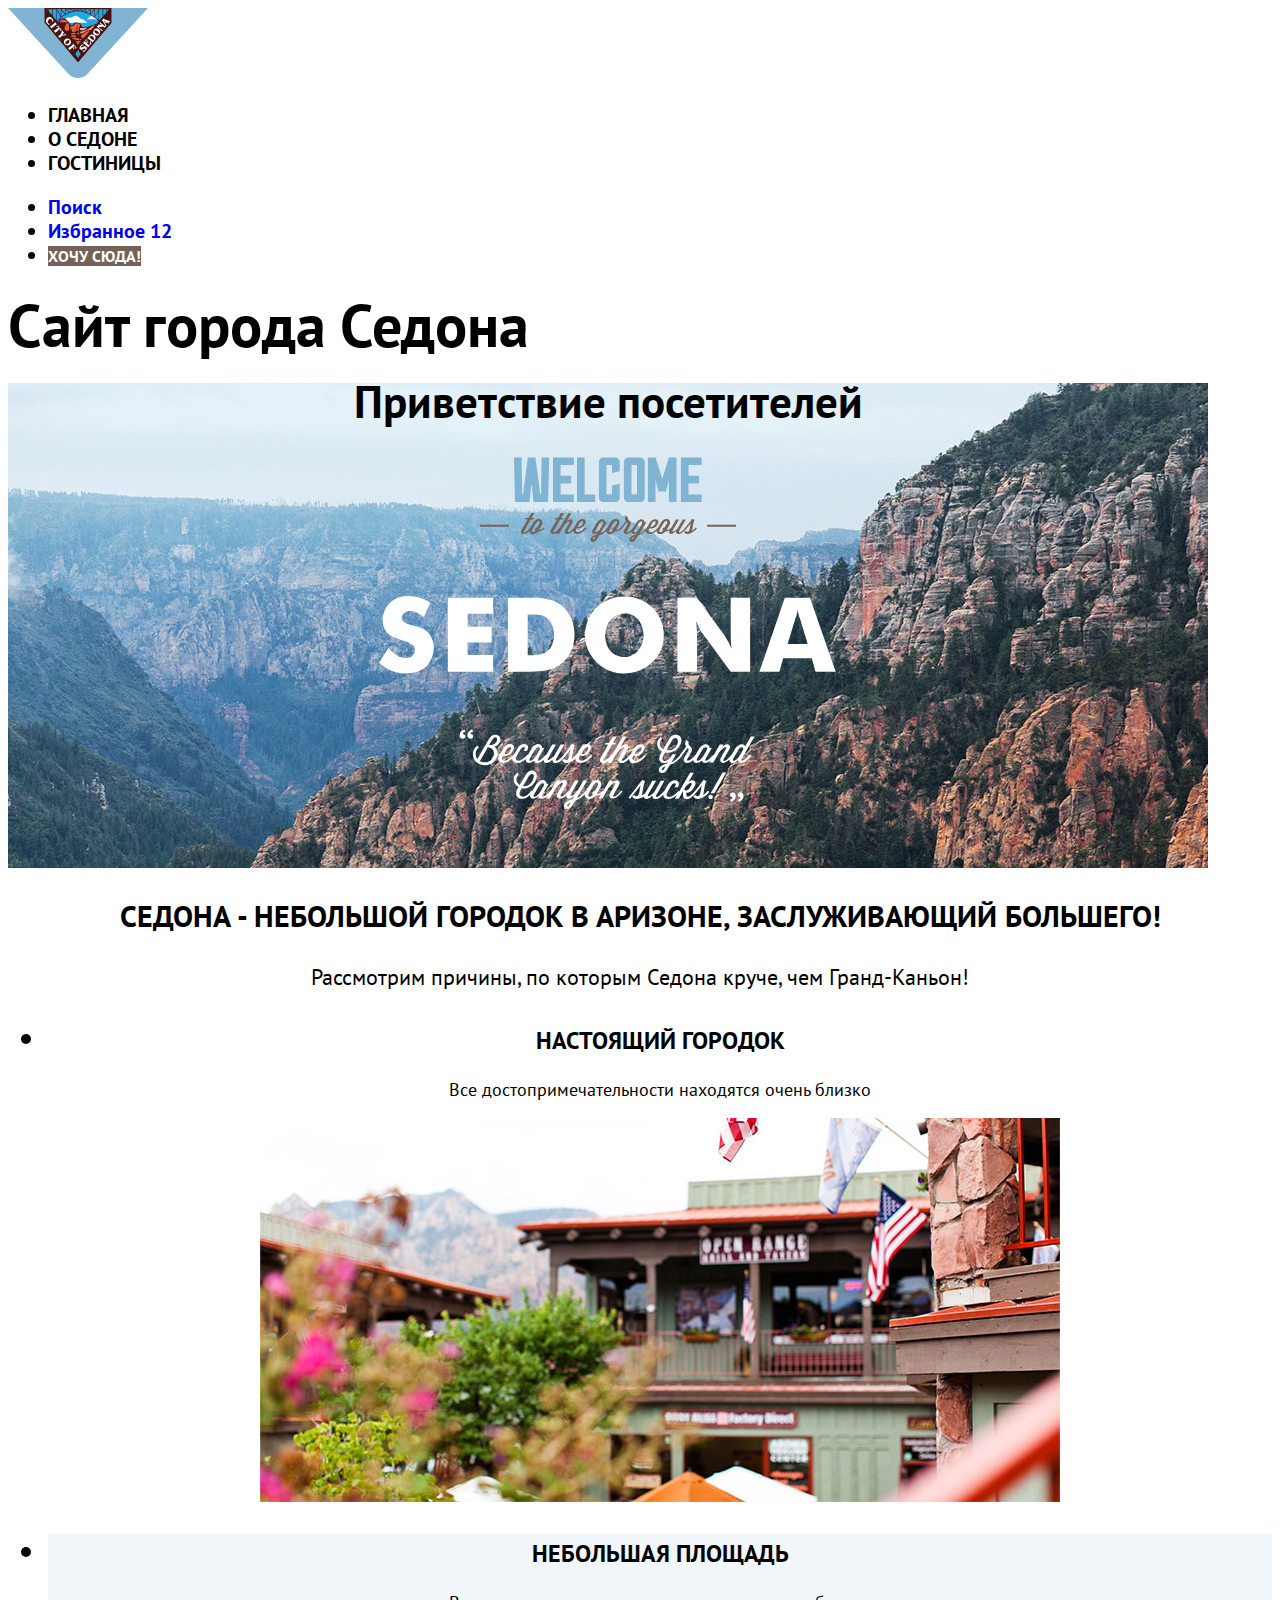
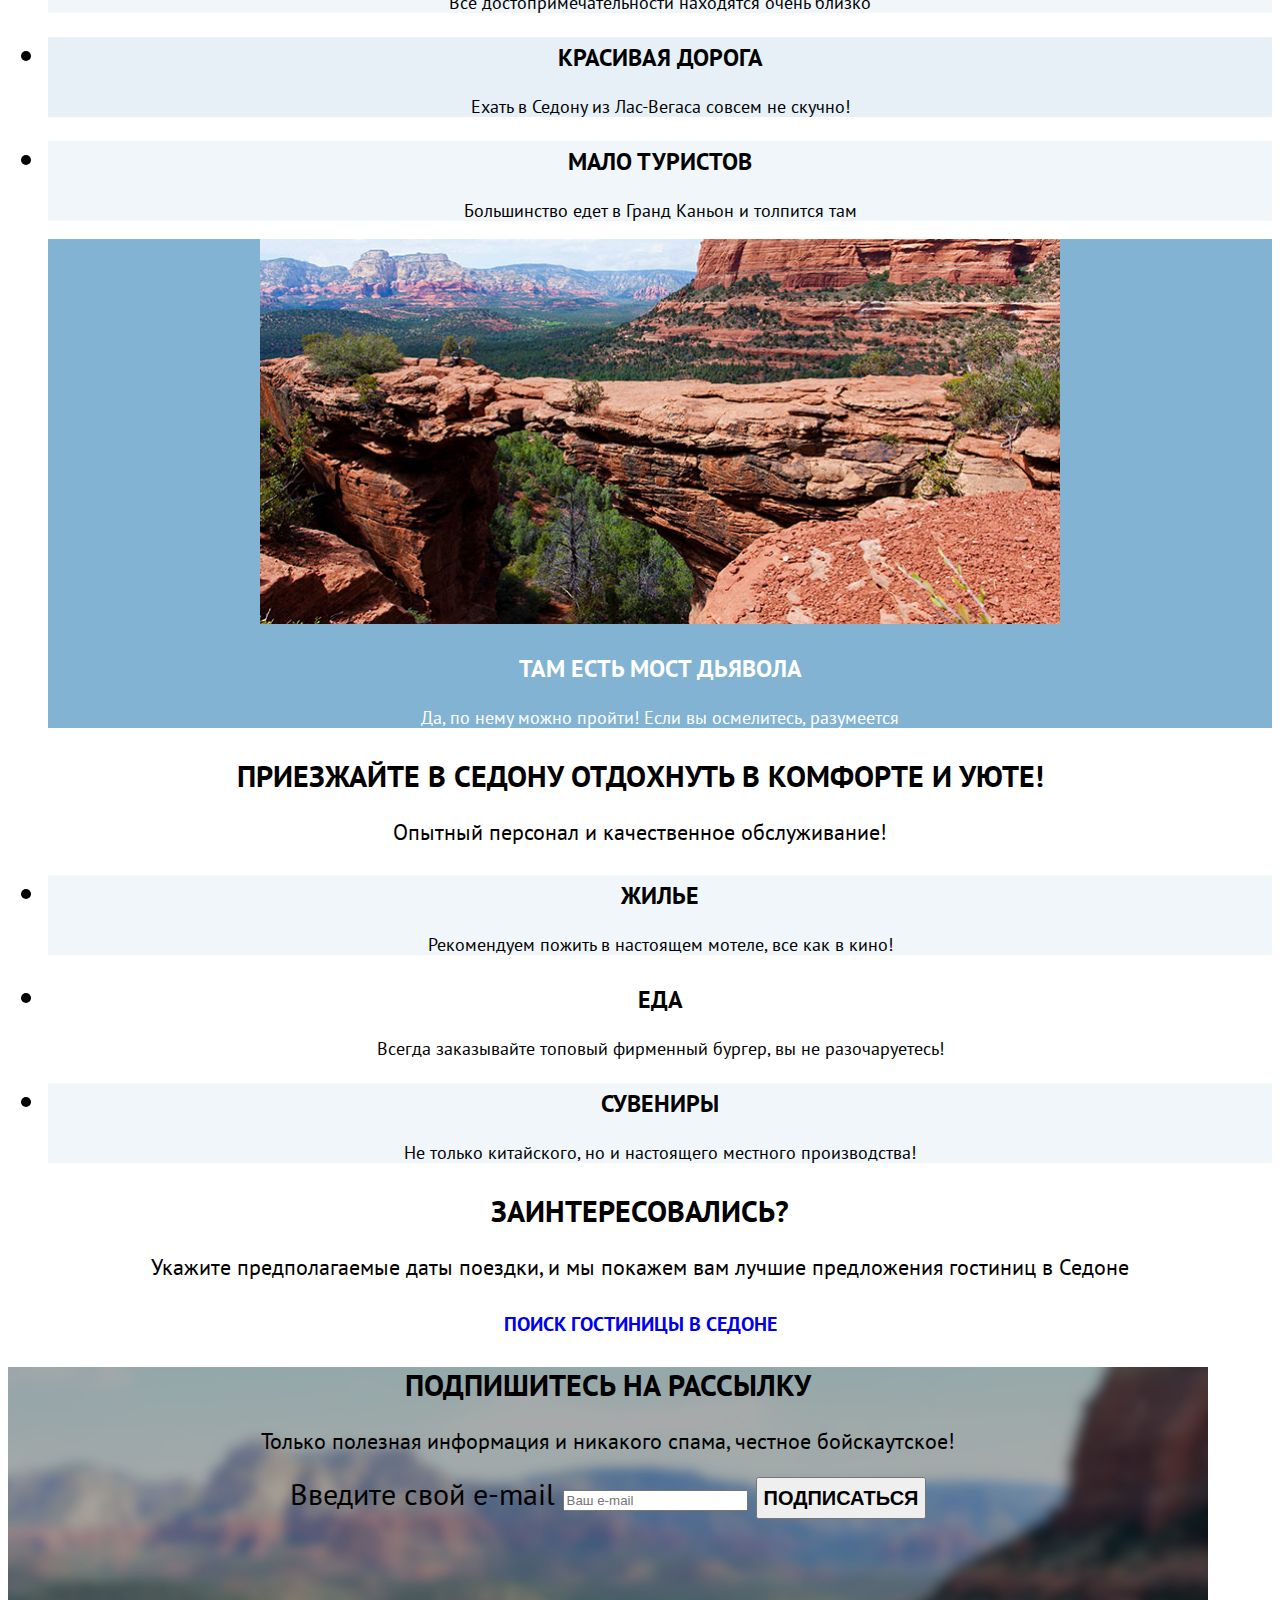
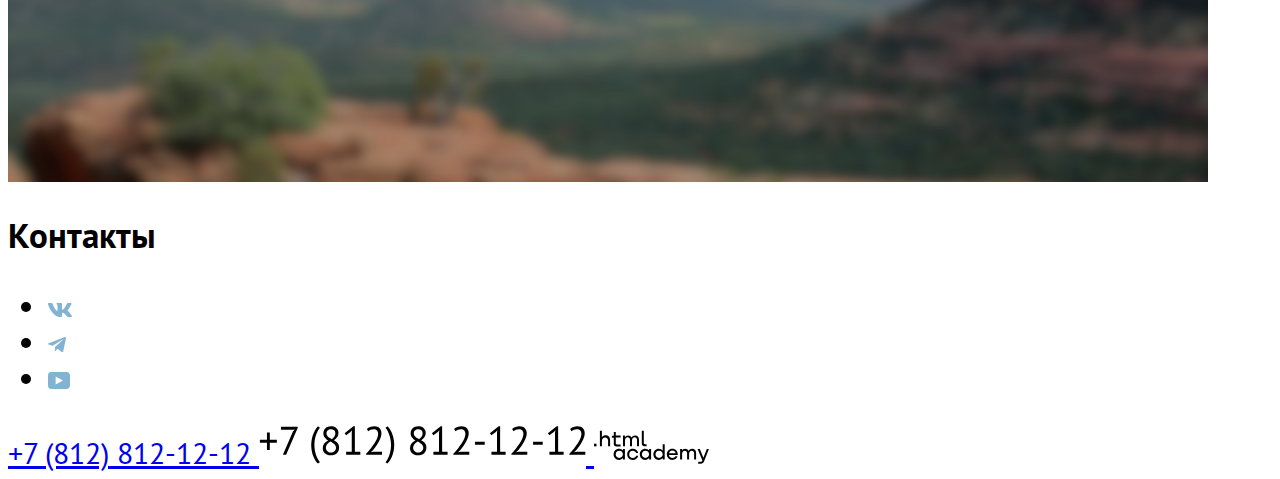
<file: 4/index.html>
<!DOCTYPE html>
<html lang="ru">

  <head>
    <meta charset="utf-8">
    <title>HTML Academy: Седона</title>

    <link rel="stylesheet" href="styles/styles.css">

    <base href="https://htmlacademy-htmlcss.github.io/2077105-sedona-36/4/">
</head>

  <body>
    <header class="main-header">
      <nav class="navigation">
        <a class="fav-icon" href="#">
          <img class="logo" src="images/logo.svg" width="140" height="70" alt="Логотип Седоны">
        </a>
        <ul class="navigation-list">
          <li class="navigation-item">
            <a class="navigation-link" href="index.html">Главная</a>
          </li>
          <li class="navigation-item">
            <a class="navigation-link" href="about.html">О Седоне</a>
          </li>
          <li class="navigation-item">
            <a class="navigation-link" href="catalog.html">Гостиницы</a>
          </li>
        </ul>
        <ul class="navigation-user">
          <li class="navigation-icon">
            <a class="navigation-icon-img" href="#">
              <span class="visually-hidden">
                Поиск
              </span>
            </a>
          </li>
          <li class="navigation-icon">
            <a class="navigation-icon-img" href="#">
              <span class="visually-hidden">
                Избранное
              </span>
              <span class="visually-hidden">
                12
              </span>
            </a>
          </li>
          <li class="navigation-icon">
            <a class="navigation-button" href="#">Хочу сюда!</a>
          </li>
        </ul>
      </nav>
    </header>

    <main class="main-index">
      <h1 class="visually-hidden">Сайт города Седона</h1>
      <section class="hero">
        <h2 class="visually hidden">Приветствие посетителей</h2>
        <img src="images/welcome.svg" width="458" height="352"
          alt="Welcome to the gorgeous Sedona because the Grand Canyon sucks!">
      </section>

      <section class="advantages">
        <h3 class="info-title">Седона - небольшой городок в Аризоне, заслуживающий большего!</h3>
        <p class="info-description">Рассмотрим причины, по которым Седона круче, чем Гранд-Каньон!</p>
        <ul class="advantages-list">
          <li class="advantages-item">
            <h3 class="advantages-title">Настоящий городок</h3>
            <p class="advantages-description">Все достопримечательности находятся очень близко</p>
            <img src="images/realcity.jpg" width="800" height="384" alt="Фото городка">
          </li>
          <li class="advantages-item advantages-item-square">
            <h3 class="advantages-title">Небольшая площадь</h3>
            <p class="advantages-description">Все достопримечательности находятся очень близко</p>
          </li>
          <li class="advantages-item advantages-item-road">
            <h3 class="advantages-title">Красивая дорога</h3>
            <p class="advantages-description">Ехать в Седону из Лас-Вегаса совсем не скучно!</p>
          </li>
          <li class="advantages-item advantages-item-tourist">
            <h3 class="advantages-title">Мало туристов</h3>
            <p class="advantages-description">Большинство едет в Гранд Каньон и толпится там</p>
          </li>
          <li class="advantages-item advantages-item-main">
            <img src="images/bridgeofdevil.jpg" width="800" height="385" alt="Мост дьявола">
            <h3 class="advantages-title">Там есть мост дьявола</h3>
            <p class="advantages-description">Да, по нему можно пройти! Если вы осмелитесь, разумеется</p>
          </li>
        </ul>
      </section>

      <section class="services">
        <h2 class="invitation-title">Приезжайте в Седону отдохнуть в комфорте и уюте!</h2>
        <p class="invitation-description">Опытный персонал и качественное обслуживание!</p>
        <ul class="services-list">
          <li class="services-item">
            <h3 class="services-title">Жилье</h3>
            <p class="services-description">Рекомендуем пожить в настоящем мотеле, все как в кино!</p>
          </li>
          <li class="services-item services-item-food">
            <h3 class="services-title">Еда</h3>
            <p class="services-description">Всегда заказывайте топовый фирменный бургер, вы не разочаруетесь!</p>
          </li>
          <li class="services-item">
            <h3 class="services-title">Сувениры</h3>
            <p class="services-description">Не только китайского, но и настоящего местного производства!</p>
          </li>
        </ul>
      </section>

      <section class="info-hotel">
        <h2 class="info-title">Заинтересовались?</h2>
        <p class="info-hotel-description">Укажите предполагаемые даты поездки, и мы покажем вам лучшие предложения
          гостиниц в Седоне</p>
        <a class="button-hotel" href="#">Поиск гостиницы в Седоне</a>
      </section>

    </main>

    <footer class="page-footer">
      <section class="email">
        <h2 class="email-title">Подпишитесь на рассылку</h2>
        <p class="email-description">Только полезная информация и никакого спама, честное бойскаутское!</p>
        <form class="subscribe-form" action="https://echo.htmlacademy.ru/" method="post">
          <label for="email" class="visually-hidden">Введите свой e-mail</label>
          <input class="field" id="email" type="email" name="subscribe-email" placeholder="Ваш e-mail" required>
          <button class="subscribe-button" type="submit">Подписаться</button>
        </form>
      </section>
      <section class="footer-social">
        <h3 class="visually-hidden">Контакты</h3>
        <ul class="footer-social-list">
          <li class="footer-social-item">
            <a class="social-button" href="#" aria-label="Вконтакте">
              <svg width="24" height="14" viewBox="0 0 24 14" fill="none" xmlns="http://www.w3.org/2000/svg">
                <path fill-rule="evenodd" clip-rule="evenodd"
                  d="M23.45 0.948C23.616 0.402 23.45 0 22.655 0H20.03C19.362 0 19.054 0.347 18.887 0.73C18.887 0.73 17.552 3.926 15.661 6.002C15.049 6.604 14.771 6.795 14.437 6.795C14.27 6.795 14.019 6.604 14.019 6.057V0.948C14.019 0.292 13.835 0 13.279 0H9.151C8.734 0 8.483 0.304 8.483 0.593C8.483 1.214 9.429 1.358 9.526 3.106V6.904C9.526 7.737 9.373 7.888 9.039 7.888C8.149 7.888 5.984 4.677 4.699 1.003C4.45 0.288 4.198 0 3.527 0H0.9C0.15 0 0 0.347 0 0.73C0 1.412 0.89 4.8 4.145 9.281C6.315 12.341 9.37 14 12.153 14C13.822 14 14.028 13.632 14.028 12.997V10.684C14.028 9.947 14.186 9.8 14.715 9.8C15.105 9.8 15.772 9.992 17.33 11.467C19.11 13.216 19.403 14 20.405 14H23.03C23.78 14 24.156 13.632 23.94 12.904C23.702 12.18 22.852 11.129 21.725 9.882C21.113 9.172 20.195 8.407 19.916 8.024C19.527 7.533 19.638 7.314 19.916 6.877C19.916 6.877 23.116 2.451 23.449 0.948H23.45Z"
                  fill="#83B3D3" />
              </svg>
            </a>
          </li>
          <li class="footer-social-item">
            <a class="social-button" href="#" aria-label="Телеграм">
              <svg width="18" height="16" viewBox="0 0 18 16" fill="none" xmlns="http://www.w3.org/2000/svg">
                <path
                  d="M16.785 0.0992597L0.840489 6.24776C-0.247661 6.68481 -0.241365 7.29184 0.640845 7.56253L4.73445 8.83953L14.2058 2.8637C14.6537 2.59121 15.0629 2.7378 14.7265 3.03636L7.05283 9.96185H7.05103L7.05283 9.96275L6.77045 14.1823C7.18413 14.1823 7.36669 13.9925 7.59871 13.7686L9.58705 11.8351L13.7229 14.89C14.4855 15.31 15.0332 15.0941 15.2229 14.1841L17.9379 1.38885C18.2158 0.274623 17.5126 -0.229883 16.785 0.0992597Z"
                  fill="#83B3D3" />
              </svg>
            </a>
          </li>
          <li class="footer-social-item">
            <a class="social-button" href="#" aria-label="Ютуб">
              <svg width="22" height="17" viewBox="0 0 22 17" fill="none" xmlns="http://www.w3.org/2000/svg">
                <path
                  d="M18.607 0H3.17413C1.31343 0 0 1.59375 0 3.4V13.4937C0 15.4062 1.31343 17 3.17413 17H18.8259C20.4677 17 22 15.4062 22 13.6V3.4C21.7811 1.59375 20.4677 0 18.607 0ZM7.66169 12.5375V4.4625L14.995 8.5L7.66169 12.5375Z"
                  fill="#83B3D3" />
              </svg>
            </a>
          </li>
        </ul>
        <a class="footer-phone" href="tel:+78128121212">
          <span class="visually-hidden">+7 (812) 812-12-12</span>
          <svg width="327" height="38" viewBox="0 0 327 38" fill="none" xmlns="http://www.w3.org/2000/svg">
            <path
              d="M0.904688 13.8633H7.94469V6.6233H10.8247V13.8633H17.8647V16.7433H10.8247V23.9433H7.94469V16.7433H0.904688V13.8633ZM23.9 28.8233L33.94 5.3833L35.7 3.4233L33.34 3.7833H21.94V0.823301H38.66V1.9033L27.14 28.8233H23.9ZM58.8925 37.6233C57.6658 36.3433 56.6258 34.93 55.7725 33.3833C54.9192 31.8633 54.2258 30.3033 53.6925 28.7033C53.1858 27.0766 52.8125 25.45 52.5725 23.8233C52.3325 22.17 52.2125 20.5966 52.2125 19.1033C52.2125 17.6366 52.3325 16.09 52.5725 14.4633C52.8125 12.8366 53.1992 11.21 53.7325 9.5833C54.2658 7.92997 54.9592 6.31663 55.8125 4.7433C56.6925 3.16997 57.7592 1.7033 59.0125 0.343303L60.9325 1.7433C59.8658 3.1033 58.9725 4.51663 58.2525 5.9833C57.5592 7.4233 56.9992 8.88997 56.5725 10.3833C56.1458 11.8766 55.8392 13.37 55.6525 14.8633C55.4925 16.33 55.4125 17.7433 55.4125 19.1033C55.4125 20.3833 55.5058 21.7833 55.6925 23.3033C55.9058 24.7966 56.2258 26.3033 56.6525 27.8233C57.1058 29.3166 57.6792 30.7833 58.3725 32.2233C59.0925 33.6633 59.9458 34.97 60.9325 36.1433L58.8925 37.6233ZM63.7434 22.1433C63.7434 20.4633 64.1834 19.01 65.0634 17.7833C65.9434 16.53 67.3168 15.3966 69.1834 14.3833C68.5168 13.9833 67.8901 13.57 67.3034 13.1433C66.7434 12.69 66.2368 12.1833 65.7834 11.6233C65.3568 11.0633 65.0101 10.4366 64.7434 9.7433C64.5034 9.04997 64.3834 8.24997 64.3834 7.3433C64.3834 6.3033 64.5568 5.35664 64.9034 4.5033C65.2768 3.64997 65.7968 2.91663 66.4634 2.3033C67.1568 1.68997 67.9701 1.20997 68.9034 0.863301C69.8634 0.516635 70.9434 0.343303 72.1434 0.343303C73.2634 0.343303 74.2768 0.503302 75.1834 0.823301C76.0901 1.1433 76.8501 1.5833 77.4634 2.1433C78.1034 2.7033 78.5968 3.36997 78.9434 4.1433C79.2901 4.91664 79.4634 5.76997 79.4634 6.7033C79.4634 8.2233 79.1168 9.56997 78.4234 10.7433C77.7301 11.89 76.5834 13.0233 74.9834 14.1433C75.6768 14.5433 76.3301 14.9833 76.9434 15.4633C77.5834 15.9433 78.1301 16.4766 78.5834 17.0633C79.0634 17.65 79.4368 18.3166 79.7034 19.0633C79.9701 19.7833 80.1034 20.61 80.1034 21.5433C80.1034 22.69 79.9168 23.7433 79.5434 24.7033C79.1701 25.6366 78.6234 26.45 77.9034 27.1433C77.1834 27.81 76.3034 28.3433 75.2634 28.7433C74.2234 29.1166 73.0368 29.3033 71.7034 29.3033C70.4234 29.3033 69.2901 29.1166 68.3034 28.7433C67.3168 28.37 66.4768 27.8633 65.7834 27.2233C65.1168 26.5833 64.6101 25.8366 64.2634 24.9833C63.9168 24.1033 63.7434 23.1566 63.7434 22.1433ZM76.9834 21.7433C76.9834 20.9433 76.8234 20.25 76.5034 19.6633C76.1834 19.05 75.7568 18.5033 75.2234 18.0233C74.7168 17.5166 74.1301 17.0633 73.4634 16.6633C72.7968 16.2633 72.1034 15.8766 71.3834 15.5033C69.7568 16.41 68.5968 17.4233 67.9034 18.5433C67.2101 19.6633 66.8634 20.73 66.8634 21.7433C66.8634 22.3833 66.9701 22.9966 67.1834 23.5833C67.3968 24.17 67.7168 24.6766 68.1434 25.1033C68.5701 25.53 69.0901 25.8766 69.7034 26.1433C70.3434 26.3833 71.0768 26.5033 71.9034 26.5033C72.5701 26.5033 73.2101 26.41 73.8234 26.2233C74.4368 26.01 74.9701 25.7166 75.4234 25.3433C75.9034 24.9433 76.2768 24.45 76.5434 23.8633C76.8368 23.25 76.9834 22.5433 76.9834 21.7433ZM67.5034 7.2633C67.5034 8.00997 67.6501 8.67664 67.9434 9.2633C68.2368 9.8233 68.6234 10.33 69.1034 10.7833C69.6101 11.2366 70.1834 11.6633 70.8234 12.0633C71.4634 12.4366 72.1301 12.7966 72.8234 13.1433C74.0234 12.21 74.9034 11.29 75.4634 10.3833C76.0501 9.47664 76.3434 8.47664 76.3434 7.3833C76.3434 6.0233 75.9168 4.9833 75.0634 4.2633C74.2368 3.51664 73.2368 3.1433 72.0634 3.1433C71.3434 3.1433 70.7034 3.2633 70.1434 3.5033C69.5834 3.7433 69.1034 4.04997 68.7034 4.4233C68.3034 4.79664 67.9968 5.23664 67.7834 5.7433C67.5968 6.2233 67.5034 6.72997 67.5034 7.2633ZM87.1403 25.8633H92.7403V6.5033L93.1403 4.1433L91.5403 6.0233L87.1403 9.1833L85.6203 7.1433L94.4203 0.343303H95.8603V25.8633H101.34V28.8233H87.1403V25.8633ZM122.457 7.1833C122.457 8.59664 122.191 10.05 121.657 11.5433C121.151 13.01 120.471 14.49 119.617 15.9833C118.791 17.4766 117.857 18.9433 116.817 20.3833C115.777 21.7966 114.737 23.1433 113.697 24.4233L111.737 26.1433V26.3033L114.297 25.8633H123.017V28.8233H107.097V27.6633C107.684 27.05 108.391 26.29 109.217 25.3833C110.044 24.4766 110.897 23.4766 111.777 22.3833C112.684 21.2633 113.564 20.09 114.417 18.8633C115.297 17.61 116.084 16.3433 116.777 15.0633C117.497 13.7833 118.071 12.5166 118.497 11.2633C118.924 10.01 119.137 8.8233 119.137 7.7033C119.137 6.39664 118.764 5.31664 118.017 4.4633C117.271 3.5833 116.137 3.1433 114.617 3.1433C113.604 3.1433 112.617 3.35664 111.657 3.7833C110.697 4.1833 109.871 4.64997 109.177 5.1833L107.857 2.9033C108.791 2.1033 109.897 1.47663 111.177 1.0233C112.457 0.569969 113.831 0.343303 115.297 0.343303C116.444 0.343303 117.457 0.516635 118.337 0.863301C119.217 1.1833 119.964 1.64997 120.577 2.2633C121.191 2.87664 121.657 3.60997 121.977 4.4633C122.297 5.28997 122.457 6.19664 122.457 7.1833ZM128.534 0.343303C129.761 1.6233 130.801 3.03664 131.654 4.5833C132.507 6.1033 133.187 7.67664 133.694 9.3033C134.227 10.9033 134.614 12.53 134.854 14.1833C135.094 15.81 135.214 17.37 135.214 18.8633C135.214 20.33 135.094 21.8766 134.854 23.5033C134.614 25.13 134.227 26.77 133.694 28.4233C133.161 30.05 132.454 31.65 131.574 33.2233C130.721 34.7966 129.667 36.2633 128.414 37.6233L126.494 36.2233C127.561 34.8633 128.454 33.45 129.174 31.9833C129.894 30.5166 130.454 29.0366 130.854 27.5433C131.281 26.05 131.574 24.57 131.734 23.1033C131.921 21.6366 132.014 20.2233 132.014 18.8633C132.014 17.5833 131.907 16.1966 131.694 14.7033C131.481 13.21 131.147 11.7033 130.694 10.1833C130.267 8.6633 129.707 7.1833 129.014 5.7433C128.321 4.3033 127.481 2.99664 126.494 1.8233L128.534 0.343303ZM151.009 22.1433C151.009 20.4633 151.449 19.01 152.329 17.7833C153.209 16.53 154.582 15.3966 156.449 14.3833C155.782 13.9833 155.156 13.57 154.569 13.1433C154.009 12.69 153.502 12.1833 153.049 11.6233C152.622 11.0633 152.276 10.4366 152.009 9.7433C151.769 9.04997 151.649 8.24997 151.649 7.3433C151.649 6.3033 151.822 5.35664 152.169 4.5033C152.542 3.64997 153.062 2.91663 153.729 2.3033C154.422 1.68997 155.236 1.20997 156.169 0.863301C157.129 0.516635 158.209 0.343303 159.409 0.343303C160.529 0.343303 161.542 0.503302 162.449 0.823301C163.356 1.1433 164.116 1.5833 164.729 2.1433C165.369 2.7033 165.862 3.36997 166.209 4.1433C166.556 4.91664 166.729 5.76997 166.729 6.7033C166.729 8.2233 166.382 9.56997 165.689 10.7433C164.996 11.89 163.849 13.0233 162.249 14.1433C162.942 14.5433 163.596 14.9833 164.209 15.4633C164.849 15.9433 165.396 16.4766 165.849 17.0633C166.329 17.65 166.702 18.3166 166.969 19.0633C167.236 19.7833 167.369 20.61 167.369 21.5433C167.369 22.69 167.182 23.7433 166.809 24.7033C166.436 25.6366 165.889 26.45 165.169 27.1433C164.449 27.81 163.569 28.3433 162.529 28.7433C161.489 29.1166 160.302 29.3033 158.969 29.3033C157.689 29.3033 156.556 29.1166 155.569 28.7433C154.582 28.37 153.742 27.8633 153.049 27.2233C152.382 26.5833 151.876 25.8366 151.529 24.9833C151.182 24.1033 151.009 23.1566 151.009 22.1433ZM164.249 21.7433C164.249 20.9433 164.089 20.25 163.769 19.6633C163.449 19.05 163.022 18.5033 162.489 18.0233C161.982 17.5166 161.396 17.0633 160.729 16.6633C160.062 16.2633 159.369 15.8766 158.649 15.5033C157.022 16.41 155.862 17.4233 155.169 18.5433C154.476 19.6633 154.129 20.73 154.129 21.7433C154.129 22.3833 154.236 22.9966 154.449 23.5833C154.662 24.17 154.982 24.6766 155.409 25.1033C155.836 25.53 156.356 25.8766 156.969 26.1433C157.609 26.3833 158.342 26.5033 159.169 26.5033C159.836 26.5033 160.476 26.41 161.089 26.2233C161.702 26.01 162.236 25.7166 162.689 25.3433C163.169 24.9433 163.542 24.45 163.809 23.8633C164.102 23.25 164.249 22.5433 164.249 21.7433ZM154.769 7.2633C154.769 8.00997 154.916 8.67664 155.209 9.2633C155.502 9.8233 155.889 10.33 156.369 10.7833C156.876 11.2366 157.449 11.6633 158.089 12.0633C158.729 12.4366 159.396 12.7966 160.089 13.1433C161.289 12.21 162.169 11.29 162.729 10.3833C163.316 9.47664 163.609 8.47664 163.609 7.3833C163.609 6.0233 163.182 4.9833 162.329 4.2633C161.502 3.51664 160.502 3.1433 159.329 3.1433C158.609 3.1433 157.969 3.2633 157.409 3.5033C156.849 3.7433 156.369 4.04997 155.969 4.4233C155.569 4.79664 155.262 5.23664 155.049 5.7433C154.862 6.2233 154.769 6.72997 154.769 7.2633ZM174.406 25.8633H180.006V6.5033L180.406 4.1433L178.806 6.0233L174.406 9.1833L172.886 7.1433L181.686 0.343303H183.126V25.8633H188.606V28.8233H174.406V25.8633ZM209.723 7.1833C209.723 8.59664 209.456 10.05 208.923 11.5433C208.416 13.01 207.736 14.49 206.883 15.9833C206.056 17.4766 205.123 18.9433 204.083 20.3833C203.043 21.7966 202.003 23.1433 200.963 24.4233L199.003 26.1433V26.3033L201.563 25.8633H210.283V28.8233H194.363V27.6633C194.949 27.05 195.656 26.29 196.483 25.3833C197.309 24.4766 198.163 23.4766 199.043 22.3833C199.949 21.2633 200.829 20.09 201.683 18.8633C202.563 17.61 203.349 16.3433 204.043 15.0633C204.763 13.7833 205.336 12.5166 205.763 11.2633C206.189 10.01 206.403 8.8233 206.403 7.7033C206.403 6.39664 206.029 5.31664 205.283 4.4633C204.536 3.5833 203.403 3.1433 201.883 3.1433C200.869 3.1433 199.883 3.35664 198.923 3.7833C197.963 4.1833 197.136 4.64997 196.443 5.1833L195.123 2.9033C196.056 2.1033 197.163 1.47663 198.443 1.0233C199.723 0.569969 201.096 0.343303 202.563 0.343303C203.709 0.343303 204.723 0.516635 205.603 0.863301C206.483 1.1833 207.229 1.64997 207.843 2.2633C208.456 2.87664 208.923 3.60997 209.243 4.4633C209.563 5.28997 209.723 6.19664 209.723 7.1833ZM216.04 15.8233H225.72V18.7833H216.04V15.8233ZM232.414 25.8633H238.014V6.5033L238.414 4.1433L236.814 6.0233L232.414 9.1833L230.894 7.1433L239.694 0.343303H241.134V25.8633H246.614V28.8233H232.414V25.8633ZM267.731 7.1833C267.731 8.59664 267.464 10.05 266.931 11.5433C266.424 13.01 265.744 14.49 264.891 15.9833C264.064 17.4766 263.131 18.9433 262.091 20.3833C261.051 21.7966 260.011 23.1433 258.971 24.4233L257.011 26.1433V26.3033L259.571 25.8633H268.291V28.8233H252.371V27.6633C252.957 27.05 253.664 26.29 254.491 25.3833C255.317 24.4766 256.171 23.4766 257.051 22.3833C257.957 21.2633 258.837 20.09 259.691 18.8633C260.571 17.61 261.357 16.3433 262.051 15.0633C262.771 13.7833 263.344 12.5166 263.771 11.2633C264.197 10.01 264.411 8.8233 264.411 7.7033C264.411 6.39664 264.037 5.31664 263.291 4.4633C262.544 3.5833 261.411 3.1433 259.891 3.1433C258.877 3.1433 257.891 3.35664 256.931 3.7833C255.971 4.1833 255.144 4.64997 254.451 5.1833L253.131 2.9033C254.064 2.1033 255.171 1.47663 256.451 1.0233C257.731 0.569969 259.104 0.343303 260.571 0.343303C261.717 0.343303 262.731 0.516635 263.611 0.863301C264.491 1.1833 265.237 1.64997 265.851 2.2633C266.464 2.87664 266.931 3.60997 267.251 4.4633C267.571 5.28997 267.731 6.19664 267.731 7.1833ZM274.048 15.8233H283.728V18.7833H274.048V15.8233ZM290.422 25.8633H296.022V6.5033L296.422 4.1433L294.822 6.0233L290.422 9.1833L288.902 7.1433L297.702 0.343303H299.142V25.8633H304.622V28.8233H290.422V25.8633ZM325.738 7.1833C325.738 8.59664 325.472 10.05 324.938 11.5433C324.432 13.01 323.752 14.49 322.898 15.9833C322.072 17.4766 321.138 18.9433 320.098 20.3833C319.058 21.7966 318.018 23.1433 316.978 24.4233L315.018 26.1433V26.3033L317.578 25.8633H326.298V28.8233H310.378V27.6633C310.965 27.05 311.672 26.29 312.498 25.3833C313.325 24.4766 314.178 23.4766 315.058 22.3833C315.965 21.2633 316.845 20.09 317.698 18.8633C318.578 17.61 319.365 16.3433 320.058 15.0633C320.778 13.7833 321.352 12.5166 321.778 11.2633C322.205 10.01 322.418 8.8233 322.418 7.7033C322.418 6.39664 322.045 5.31664 321.298 4.4633C320.552 3.5833 319.418 3.1433 317.898 3.1433C316.885 3.1433 315.898 3.35664 314.938 3.7833C313.978 4.1833 313.152 4.64997 312.458 5.1833L311.138 2.9033C312.072 2.1033 313.178 1.47663 314.458 1.0233C315.738 0.569969 317.112 0.343303 318.578 0.343303C319.725 0.343303 320.738 0.516635 321.618 0.863301C322.498 1.1833 323.245 1.64997 323.858 2.2633C324.472 2.87664 324.938 3.60997 325.258 4.4633C325.578 5.28997 325.738 6.19664 325.738 7.1833Z"
              fill="black" />
          </svg>
        </a>
        <a class="htmlacademy" href="#">
          <svg width="115" height="34" viewBox="0 0 115 34" fill="none" xmlns="http://www.w3.org/2000/svg">
            <path d="M0 13.7232V16.3232H2.5V13.7232H0Z" fill="black" />
            <path
              d="M11.6 5.32324C10 5.32324 8.8 6.02324 8 7.02324H7.9V0.823242H5.9V16.3232H7.9V11.0232C7.9 8.92324 9.2 7.42324 11.2 7.42324C13 7.42324 14.1 8.82324 14.1 10.6232V16.3232H16.1V10.2232C16.2 7.22324 14.3 5.32324 11.6 5.32324Z"
              fill="black" />
            <path
              d="M26.6 5.62324H21.8V1.92324H19.8V5.72324H17.9V7.72324H19.8V13.7232C19.8 15.4232 20.8 16.4232 22.5 16.4232H26.6V14.4232H22.9C22.2 14.4232 21.8 14.0232 21.8 13.3232V7.62324H26.6V5.62324Z"
              fill="black" />
            <path
              d="M41.1 5.42324C39.5 5.42324 38.2 6.22324 37.6 7.52324H37.5C36.9 6.32324 35.7 5.42324 34.1 5.42324C32.7 5.42324 31.6 6.22324 31 7.22324H30.9V5.62324H29V16.2232H31V10.8232C31 8.82324 32 7.32324 33.6 7.32324C35.1 7.32324 36 8.32324 36 9.92324V16.2232H38V10.6232C38 8.22324 39.4 7.32324 40.6 7.32324C42.1 7.32324 43 8.32324 43 9.92324V16.2232H45V9.72324C45.1 7.22324 43.6 5.42324 41.1 5.42324Z"
              fill="black" />
            <path
              d="M47.8 13.5232C47.8 15.2232 48.8 16.2232 50.6 16.2232H52.6V14.2232H50.9C50.2 14.2232 49.8 13.8232 49.8 13.1232V0.823242H47.8V13.5232Z"
              fill="black" />
            <path
              d="M28.9 20.5232C28 19.4232 26.7 18.7232 25 18.7232C21.9 18.7232 19.6 21.0232 19.6 24.3232C19.6 27.6232 21.9 29.9232 25 29.9232C26.8 29.9232 28 29.1232 28.8 28.0232H28.9V29.6232H30.9V19.0232H28.9V20.5232ZM25.3 27.9232C23.1 27.9232 21.7 26.3232 21.7 24.3232C21.7 22.3232 23.1 20.7232 25.3 20.7232C27.5 20.7232 28.9 22.3232 28.9 24.3232C28.9 26.2232 27.5 27.9232 25.3 27.9232Z"
              fill="black" />
            <path
              d="M44.2 22.8232C43.7 20.4232 41.6 18.7232 38.8 18.7232C35.4 18.7232 33.2 21.2232 33.2 24.3232C33.2 27.4232 35.4 29.9232 38.8 29.9232C41.6 29.9232 43.7 28.1232 44.2 25.7232H42.1C41.7 27.0232 40.4 28.0232 38.8 28.0232C36.6 28.0232 35.2 26.4232 35.2 24.4232C35.2 22.4232 36.6 20.8232 38.8 20.8232C40.4 20.8232 41.6 21.8232 42.1 23.0232H44.2V22.8232Z"
              fill="black" />
            <path
              d="M55.1 20.5232C54.2 19.4232 52.9 18.7232 51.2 18.7232C48.1 18.7232 45.8 21.0232 45.8 24.3232C45.8 27.6232 48.1 29.9232 51.2 29.9232C53 29.9232 54.2 29.1232 55 28.0232H55.1V29.6232H57.1V19.0232H55.1V20.5232ZM51.5 27.9232C49.3 27.9232 47.9 26.3232 47.9 24.3232C47.9 22.3232 49.3 20.7232 51.5 20.7232C53.7 20.7232 55.1 22.3232 55.1 24.3232C55.1 26.2232 53.6 27.9232 51.5 27.9232Z"
              fill="black" />
            <path
              d="M68.7 20.6232C67.8 19.5232 66.5 18.7232 64.8 18.7232C61.7 18.7232 59.4 21.0232 59.4 24.3232C59.4 27.6232 61.6 29.9232 64.8 29.9232C66.5 29.9232 67.8 29.1232 68.6 28.1232H68.7V29.6232H70.7V14.2232H68.7V20.6232ZM65.1 27.9232C62.9 27.9232 61.5 26.3232 61.5 24.3232C61.5 22.3232 62.9 20.7232 65.1 20.7232C67.3 20.7232 68.7 22.3232 68.7 24.3232C68.6 26.3232 67.2 27.9232 65.1 27.9232Z"
              fill="black" />
            <path
              d="M78.3 18.7232C75 18.7232 72.8 21.2232 72.8 24.3232C72.8 27.3232 74.9 29.9232 78.3 29.9232C80.8 29.9232 82.8 28.6232 83.5 26.3232H81.4C80.9 27.3232 79.8 27.9232 78.4 27.9232C76.5 27.9232 75.1 26.6232 75 25.0232H83.8C84 21.4232 81.8 18.7232 78.3 18.7232ZM78.3 20.6232C80 20.6232 81.3 21.6232 81.6 23.2232H75.1C75.4 21.7232 76.6 20.6232 78.3 20.6232Z"
              fill="black" />
            <path
              d="M98.2 18.7232C96.6 18.7232 95.3 19.5232 94.6 20.7232H94.5C93.9 19.5232 92.7 18.7232 91.1 18.7232C89.7 18.7232 88.6 19.4232 88 20.5232V19.0232H86.1V29.6232H88.1V24.2232C88.1 22.2232 89.1 20.8232 90.7 20.7232C92.2 20.7232 93.1 21.7232 93.1 23.3232V29.6232H95.1V24.0232C95.1 21.6232 96.5 20.7232 97.7 20.7232C99.2 20.7232 100.1 21.7232 100.1 23.3232V29.6232H102.1V23.1232C102.2 20.5232 100.7 18.7232 98.2 18.7232Z"
              fill="black" />
            <path
              d="M109.4 27.8232L105.8 18.9232H103.6L108.4 30.5232C108.1 31.4232 107.7 31.7232 106.7 31.7232H104.2V33.7232H106.7C108.5 33.7232 109.5 32.9232 110.2 31.1232L114.9 18.9232H112.8L109.4 27.8232Z"
              fill="black" />
          </svg>
        </a>
      </section>



    </footer>

  </body>

</html>
</file>
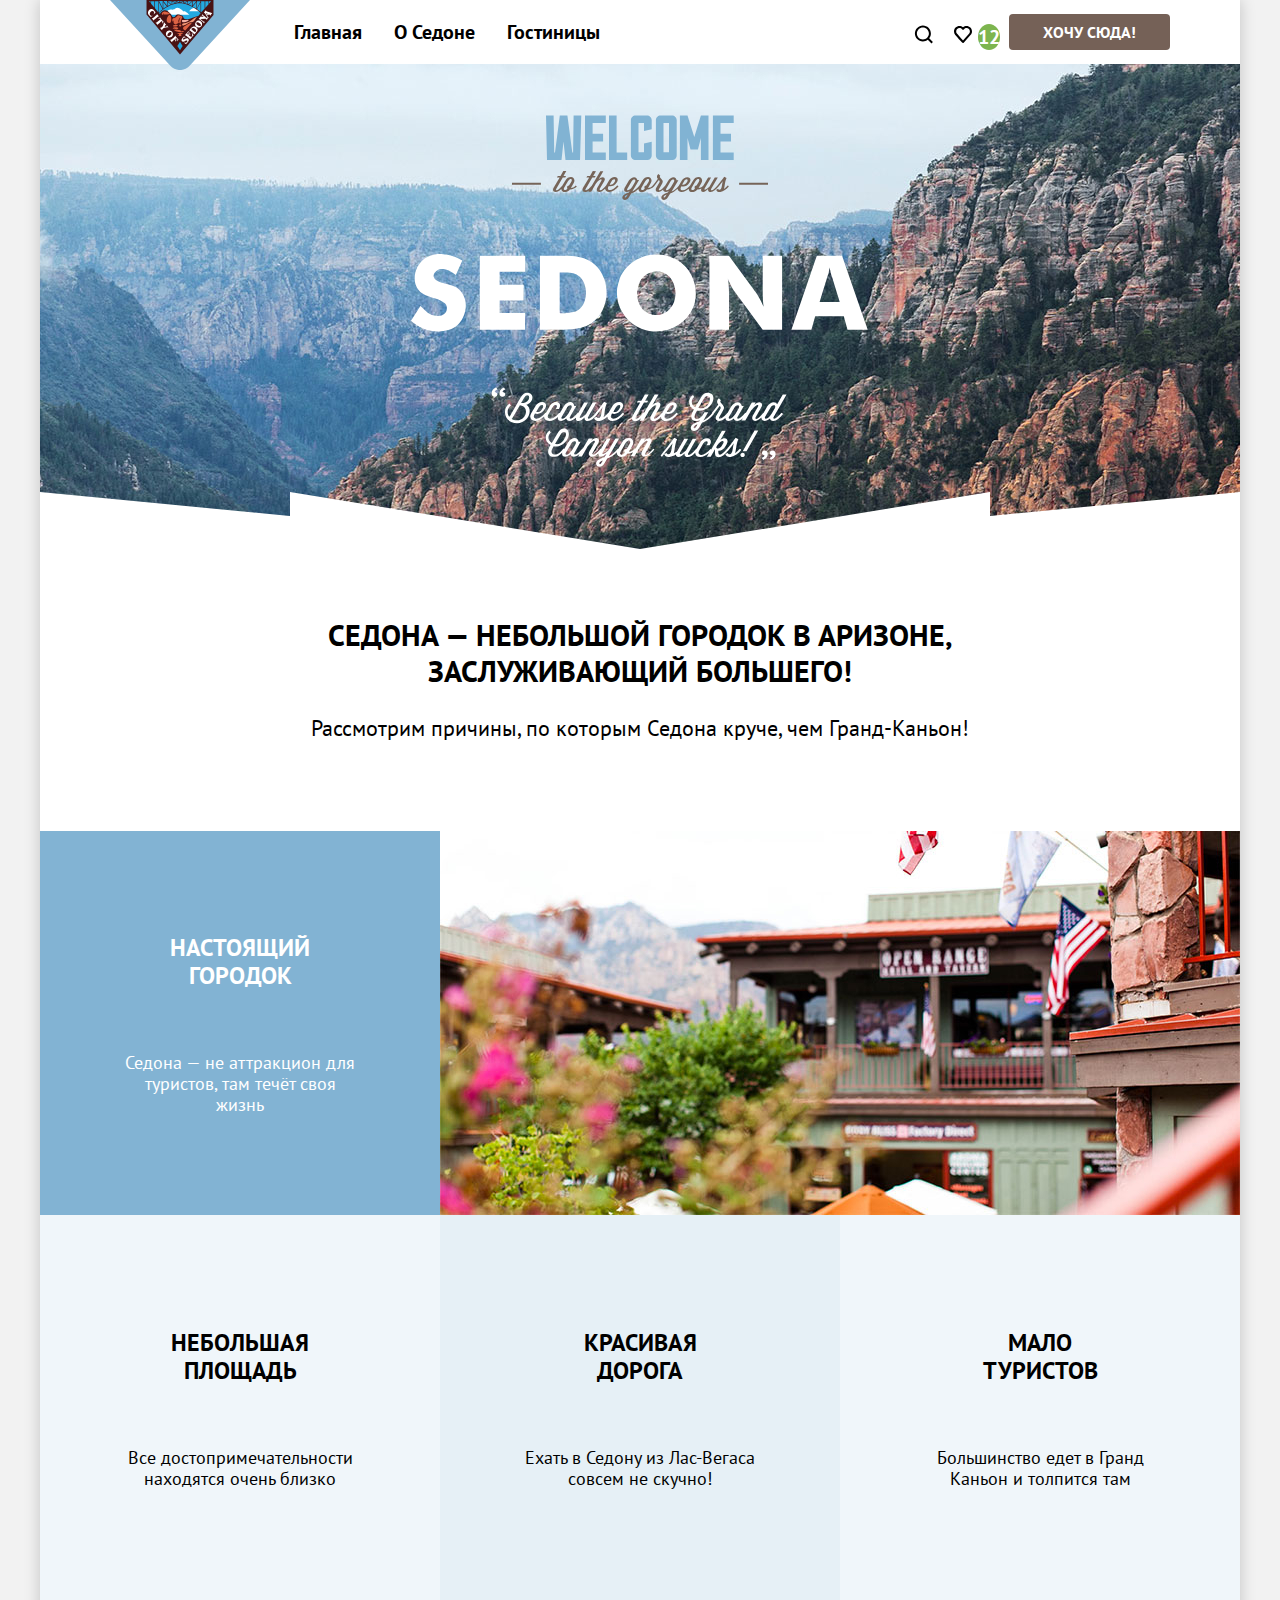
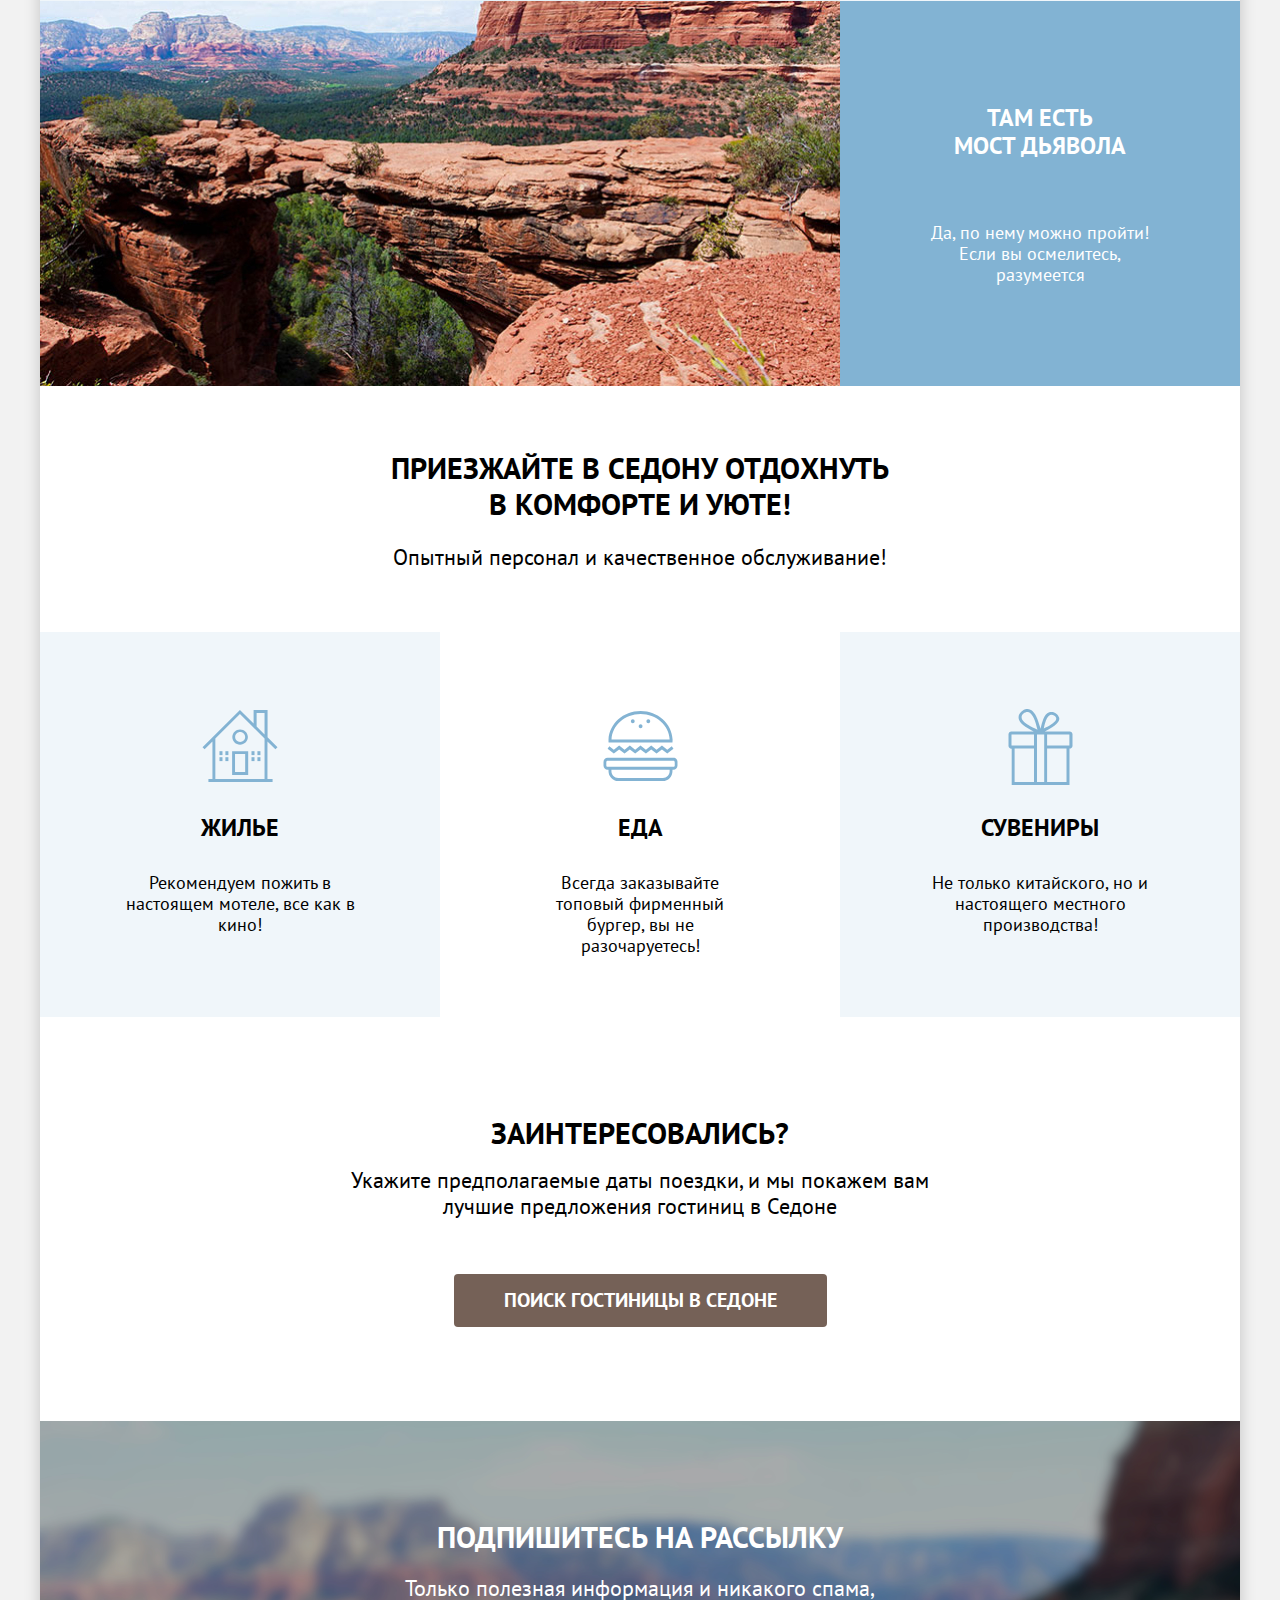
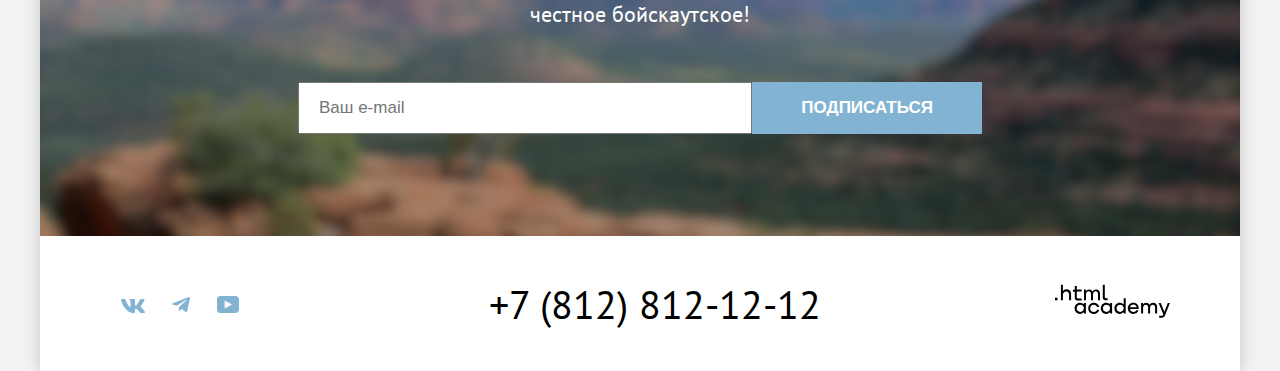
<file: 7/index.html>
<!DOCTYPE html>
<html lang="ru">

  <head>
    <meta charset="utf-8">
    <title>HTML Academy: Седона</title>

    <link rel="stylesheet" href="styles/styles.css">

    <base href="https://htmlacademy-htmlcss.github.io/2077105-sedona-36/7/">
</head>

  <body class="index-page">
    <div class="page-container">
      <header class="main-header">
        <a class="fav-icon" href="#">
          <img class="logo" src="images/logo.svg" width="140" height="70" alt="Логотип Седоны">
        </a>
        <nav class="navigation">
          <ul class="navigation-list">
            <li class="navigation-item navigation-item-main">
              <a class="navigation-link" href="index.html">Главная</a>
            </li>
            <li class="navigation-item navigation-item-about">
              <a class="navigation-link" href="about.html">О Седоне</a>
            </li>
            <li class="navigation-item navigation-item-catalog">
              <a class="navigation-link" href="catalog.html">Гостиницы</a>
            </li>
          </ul>
          <ul class="navigation-user">
            <li class="navigation-icon">
              <a class="navigation-icon-img" href="#">
                <svg width="21" height="20" viewBox="0 0 21 20" fill="none" xmlns="http://www.w3.org/2000/svg">
                  <path
                    d="M19.8928 18.0083L16.1928 14.3287C17.1928 13.0359 17.8928 11.3453 17.8928 9.4558C17.8928 5.08011 14.2928 1.5 9.89282 1.5C5.49282 1.5 1.89282 5.17956 1.89282 9.55525C1.89282 13.9309 5.49282 17.511 9.89282 17.511C11.6928 17.511 13.3928 16.9144 14.7928 15.8204L18.4928 19.5L19.8928 18.0083ZM9.89282 15.5221C6.59282 15.5221 3.89282 12.837 3.89282 9.55525C3.89282 6.27348 6.59282 3.5884 9.89282 3.5884C13.1928 3.5884 15.8928 6.27348 15.8928 9.55525C15.8928 12.837 13.1928 15.5221 9.89282 15.5221Z"
                    fill="black" />
                </svg>
                <span class="visually-hidden">
                  Поиск
                </span>
              </a>
            </li>
            <li class="navigation-icon">
              <a class="navigation-icon-img" href="#">
                <svg width="20" height="20" viewBox="0 0 20 20" fill="none" xmlns="http://www.w3.org/2000/svg">
                  <path
                    d="M9.9 19C9.6 19 9.3 18.9 9.1 18.6C3.7 12.5 2.4 11.1 2.1 10.7C1.4 9.8 1 8.6 1 7.4C1 4.4 3.4 2 6.5 2C7.8 2 9 2.5 10 3.3C11 2.5 12.3 2 13.5 2C16.5 2 19 4.4 19 7.4C19 8.7 18.5 9.9 17.7 10.8L10.7 18.7C10.5 18.9 10.3 19 9.9 19ZM3.9 9.5C4.2 9.9 7.4 13.5 10 16.4L16.2 9.4C16.7 8.9 16.9 8.2 16.9 7.4C16.9 5.6 15.4 4.1 13.6 4.1C12.6 4.1 11.6 4.6 10.9 5.4C10.6 5.7 10.3 5.8 10 5.8C9.7 5.8 9.4 5.6 9.2 5.4C8.5 4.6 7.5 4.1 6.5 4.1C4.7 4.1 3.2 5.6 3.2 7.4C3.1 8.3 3.5 9 3.9 9.5C3.8 9.5 3.8 9.5 3.9 9.5Z"
                    fill="black" />
                </svg>
                <span class="visually-hidden">
                  Избранное
                </span>
                <span class="favourite-number">
                  12
                </span>
              </a>
            </li>
            <li class="navigation-icon navigation-icon-button">
              <a class="navigation-button" href="#">Хочу сюда!</a>
            </li>
          </ul>
        </nav>
      </header>

      <main class="main-container main-index">
        <div class="main-page-container">
          <h1 class="visually-hidden">Сайт города Седона</h1>
          <section class="hero">
            <h2 class="visually-hidden">Приветствие посетителей</h2>
            <img src="images/welcome.svg" width="458" height="352"
              alt="Welcome to the gorgeous Sedona because the Grand Canyon sucks!">
          </section>

          <section class="advantages">
            <h3 class="visually-hidden">Причины посетить Седону</h3>
            <p class="info-title">Седона — небольшой городок в Аризоне,
              заслуживающий большего!</h3>
            <p class="info-description">Рассмотрим причины, по которым Седона круче, чем Гранд-Каньон!</p>
            <ul class="advantages-list">
              <li class="advantages-item advantages-item-main">
                <div class="advantages-wrapper">
                  <h3 class="advantages-title">Настоящий городок</h3>
                  <p class="advantages-description">Седона — не аттракцион для туристов, там течёт своя жизнь</p>
                </div>
                <div class="advantages-image-wrapper">
                  <img class="advantages-image" src="images/realcity.jpg" width="800" height="384" alt="Фото городка">
                </div>
              </li>
              <li class="advantages-item advantages-item-square">
                <h3 class="advantages-title">Небольшая площадь</h3>
                <p class="advantages-description">Все достопримечательности находятся очень близко</p>
              </li>
              <li class="advantages-item advantages-item-road">
                <h3 class="advantages-title">Красивая дорога</h3>
                <p class="advantages-description">Ехать в Седону из Лас-Вегаса совсем не скучно!</p>
              </li>
              <li class="advantages-item advantages-item-tourist">
                <h3 class="advantages-title">Мало туристов</h3>
                <p class="advantages-description">Большинство едет в Гранд Каньон и толпится там</p>
              </li>
              <li class="advantages-item advantages-item-main">
                <div class="advantages-image-wrapper">
                  <img class="advantages-image" src="images/bridgeofdevil.jpg" width="800" height="385"
                    alt="Мост дьявола">
                </div>
                <div class="advantages-wrapper">
                  <h3 class="advantages-title">Там есть <br>мост дьявола</h3>
                  <p class="advantages-description">Да, по нему можно пройти! Если вы осмелитесь, разумеется</p>
                </div>
              </li>
            </ul>
          </section>

          <section class="services">
            <h2 class="invitation-title">Приезжайте в Седону отдохнуть в комфорте и уюте!</h2>
            <p class="invitation-description">Опытный персонал и качественное обслуживание!</p>
            <ul class="services-list">
              <li class="services-item services-item-home">
                <h3 class="services-title">Жилье</h3>
                <p class="services-description">Рекомендуем пожить в настоящем мотеле, все как в кино!</p>
              </li>
              <li class="services-item services-item-food">
                <h3 class="services-title">Еда</h3>
                <p class="services-description">Всегда заказывайте топовый фирменный бургер, вы не разочаруетесь!</p>
              </li>
              <li class="services-item services-item-souvenir">
                <h3 class="services-title">Сувениры</h3>
                <p class="services-description">Не только китайского, но и настоящего местного производства!</p>
              </li>
            </ul>
          </section>

          <section class="info-hotel">
            <h2 class="info-hotel-title">Заинтересовались?</h2>
            <p class="info-hotel-description">Укажите предполагаемые даты поездки, и мы покажем вам лучшие предложения
              гостиниц в Седоне</p>
            <a class="button-hotel" href="#">Поиск гостиницы в Седоне</a>
          </section>
        </div>
      </main>

      <footer class="page-footer">
        <section class="email">
          <h2 class="email-title">Подпишитесь на рассылку</h2>
          <p class="email-description">Только полезная информация и никакого спама, честное бойскаутское!</p>
          <form class="subscribe-form" action="https://echo.htmlacademy.ru/" method="post">
            <label for="email" class="visually-hidden">Введите свой e-mail</label>
            <input class="field" id="email" type="email" name="subscribe-email" placeholder="Ваш e-mail" required>
            <button class="subscribe-button" type="submit">Подписаться</button>
          </form>
        </section>
        <section class="footer-social">
          <h3 class="visually-hidden">Контакты</h3>
          <section>
            <ul class="footer-social-list">
              <li class="footer-social-item">
                <a class="social-button" href="https://vk.com/htmlacademy" aria-label="Вконтакте">
                  <svg class="social-svg" width="24" height="14" viewBox="0 0 24 14" fill="none"
                    xmlns="http://www.w3.org/2000/svg">
                    <path fill-rule="evenodd" clip-rule="evenodd"
                      d="M23.45 0.948C23.616 0.402 23.45 0 22.655 0H20.03C19.362 0 19.054 0.347 18.887 0.73C18.887 0.73 17.552 3.926 15.661 6.002C15.049 6.604 14.771 6.795 14.437 6.795C14.27 6.795 14.019 6.604 14.019 6.057V0.948C14.019 0.292 13.835 0 13.279 0H9.151C8.734 0 8.483 0.304 8.483 0.593C8.483 1.214 9.429 1.358 9.526 3.106V6.904C9.526 7.737 9.373 7.888 9.039 7.888C8.149 7.888 5.984 4.677 4.699 1.003C4.45 0.288 4.198 0 3.527 0H0.9C0.15 0 0 0.347 0 0.73C0 1.412 0.89 4.8 4.145 9.281C6.315 12.341 9.37 14 12.153 14C13.822 14 14.028 13.632 14.028 12.997V10.684C14.028 9.947 14.186 9.8 14.715 9.8C15.105 9.8 15.772 9.992 17.33 11.467C19.11 13.216 19.403 14 20.405 14H23.03C23.78 14 24.156 13.632 23.94 12.904C23.702 12.18 22.852 11.129 21.725 9.882C21.113 9.172 20.195 8.407 19.916 8.024C19.527 7.533 19.638 7.314 19.916 6.877C19.916 6.877 23.116 2.451 23.449 0.948H23.45Z" />
                  </svg>
                </a>
              </li>
              <li class="footer-social-item">
                <a class="social-button" href="https://t.me/htmlacademy" aria-label="Телеграм">
                  <svg class="social-svg" width="18" height="16" viewBox="0 0 18 16" fill="none"
                    xmlns="http://www.w3.org/2000/svg">
                    <path
                      d="M16.785 0.0992597L0.840489 6.24776C-0.247661 6.68481 -0.241365 7.29184 0.640845 7.56253L4.73445 8.83953L14.2058 2.8637C14.6537 2.59121 15.0629 2.7378 14.7265 3.03636L7.05283 9.96185H7.05103L7.05283 9.96275L6.77045 14.1823C7.18413 14.1823 7.36669 13.9925 7.59871 13.7686L9.58705 11.8351L13.7229 14.89C14.4855 15.31 15.0332 15.0941 15.2229 14.1841L17.9379 1.38885C18.2158 0.274623 17.5126 -0.229883 16.785 0.0992597Z" />
                  </svg>
                </a>
              </li>
              <li class="footer-social-item">
                <a class="social-button" href="https://www.youtube.com/user/htmlacademyru" aria-label="Ютуб">
                  <svg class="social-svg" width="22" height="17" viewBox="0 0 22 17" fill="none"
                    xmlns="http://www.w3.org/2000/svg">
                    <path
                      d="M18.607 0H3.17413C1.31343 0 0 1.59375 0 3.4V13.4937C0 15.4062 1.31343 17 3.17413 17H18.8259C20.4677 17 22 15.4062 22 13.6V3.4C21.7811 1.59375 20.4677 0 18.607 0ZM7.66169 12.5375V4.4625L14.995 8.5L7.66169 12.5375Z" />
                  </svg>
                </a>
              </li>
            </ul>
          </section>
          <section class="footer-phone-container">
            <a class="footer-phone" href="tel:+78128121212">+7 (812) 812-12-12</a>
          </section>
          <section class="footer-logo-container">
            <a class="htmlacademy" href="https://htmlacademy.ru/">
              <svg class="htmlacademy-svg" width="115" height="34" viewBox="0 0 115 34" fill="none"
                xmlns="http://www.w3.org/2000/svg">
                <path d="M0 13.7232V16.3232H2.5V13.7232H0Z" fill="black" />
                <path
                  d="M11.6 5.32324C10 5.32324 8.8 6.02324 8 7.02324H7.9V0.823242H5.9V16.3232H7.9V11.0232C7.9 8.92324 9.2 7.42324 11.2 7.42324C13 7.42324 14.1 8.82324 14.1 10.6232V16.3232H16.1V10.2232C16.2 7.22324 14.3 5.32324 11.6 5.32324Z" />
                <path
                  d="M26.6 5.62324H21.8V1.92324H19.8V5.72324H17.9V7.72324H19.8V13.7232C19.8 15.4232 20.8 16.4232 22.5 16.4232H26.6V14.4232H22.9C22.2 14.4232 21.8 14.0232 21.8 13.3232V7.62324H26.6V5.62324Z" />
                <path
                  d="M41.1 5.42324C39.5 5.42324 38.2 6.22324 37.6 7.52324H37.5C36.9 6.32324 35.7 5.42324 34.1 5.42324C32.7 5.42324 31.6 6.22324 31 7.22324H30.9V5.62324H29V16.2232H31V10.8232C31 8.82324 32 7.32324 33.6 7.32324C35.1 7.32324 36 8.32324 36 9.92324V16.2232H38V10.6232C38 8.22324 39.4 7.32324 40.6 7.32324C42.1 7.32324 43 8.32324 43 9.92324V16.2232H45V9.72324C45.1 7.22324 43.6 5.42324 41.1 5.42324Z" />
                <path
                  d="M47.8 13.5232C47.8 15.2232 48.8 16.2232 50.6 16.2232H52.6V14.2232H50.9C50.2 14.2232 49.8 13.8232 49.8 13.1232V0.823242H47.8V13.5232Z" />
                <path
                  d="M28.9 20.5232C28 19.4232 26.7 18.7232 25 18.7232C21.9 18.7232 19.6 21.0232 19.6 24.3232C19.6 27.6232 21.9 29.9232 25 29.9232C26.8 29.9232 28 29.1232 28.8 28.0232H28.9V29.6232H30.9V19.0232H28.9V20.5232ZM25.3 27.9232C23.1 27.9232 21.7 26.3232 21.7 24.3232C21.7 22.3232 23.1 20.7232 25.3 20.7232C27.5 20.7232 28.9 22.3232 28.9 24.3232C28.9 26.2232 27.5 27.9232 25.3 27.9232Z" />
                <path
                  d="M44.2 22.8232C43.7 20.4232 41.6 18.7232 38.8 18.7232C35.4 18.7232 33.2 21.2232 33.2 24.3232C33.2 27.4232 35.4 29.9232 38.8 29.9232C41.6 29.9232 43.7 28.1232 44.2 25.7232H42.1C41.7 27.0232 40.4 28.0232 38.8 28.0232C36.6 28.0232 35.2 26.4232 35.2 24.4232C35.2 22.4232 36.6 20.8232 38.8 20.8232C40.4 20.8232 41.6 21.8232 42.1 23.0232H44.2V22.8232Z" />
                <path
                  d="M55.1 20.5232C54.2 19.4232 52.9 18.7232 51.2 18.7232C48.1 18.7232 45.8 21.0232 45.8 24.3232C45.8 27.6232 48.1 29.9232 51.2 29.9232C53 29.9232 54.2 29.1232 55 28.0232H55.1V29.6232H57.1V19.0232H55.1V20.5232ZM51.5 27.9232C49.3 27.9232 47.9 26.3232 47.9 24.3232C47.9 22.3232 49.3 20.7232 51.5 20.7232C53.7 20.7232 55.1 22.3232 55.1 24.3232C55.1 26.2232 53.6 27.9232 51.5 27.9232Z" />
                <path
                  d="M68.7 20.6232C67.8 19.5232 66.5 18.7232 64.8 18.7232C61.7 18.7232 59.4 21.0232 59.4 24.3232C59.4 27.6232 61.6 29.9232 64.8 29.9232C66.5 29.9232 67.8 29.1232 68.6 28.1232H68.7V29.6232H70.7V14.2232H68.7V20.6232ZM65.1 27.9232C62.9 27.9232 61.5 26.3232 61.5 24.3232C61.5 22.3232 62.9 20.7232 65.1 20.7232C67.3 20.7232 68.7 22.3232 68.7 24.3232C68.6 26.3232 67.2 27.9232 65.1 27.9232Z" />
                <path
                  d="M78.3 18.7232C75 18.7232 72.8 21.2232 72.8 24.3232C72.8 27.3232 74.9 29.9232 78.3 29.9232C80.8 29.9232 82.8 28.6232 83.5 26.3232H81.4C80.9 27.3232 79.8 27.9232 78.4 27.9232C76.5 27.9232 75.1 26.6232 75 25.0232H83.8C84 21.4232 81.8 18.7232 78.3 18.7232ZM78.3 20.6232C80 20.6232 81.3 21.6232 81.6 23.2232H75.1C75.4 21.7232 76.6 20.6232 78.3 20.6232Z" />
                <path
                  d="M98.2 18.7232C96.6 18.7232 95.3 19.5232 94.6 20.7232H94.5C93.9 19.5232 92.7 18.7232 91.1 18.7232C89.7 18.7232 88.6 19.4232 88 20.5232V19.0232H86.1V29.6232H88.1V24.2232C88.1 22.2232 89.1 20.8232 90.7 20.7232C92.2 20.7232 93.1 21.7232 93.1 23.3232V29.6232H95.1V24.0232C95.1 21.6232 96.5 20.7232 97.7 20.7232C99.2 20.7232 100.1 21.7232 100.1 23.3232V29.6232H102.1V23.1232C102.2 20.5232 100.7 18.7232 98.2 18.7232Z" />
                <path
                  d="M109.4 27.8232L105.8 18.9232H103.6L108.4 30.5232C108.1 31.4232 107.7 31.7232 106.7 31.7232H104.2V33.7232H106.7C108.5 33.7232 109.5 32.9232 110.2 31.1232L114.9 18.9232H112.8L109.4 27.8232Z" />
              </svg>
            </a>
          </section>
        </section>



      </footer>
    </div>
    <div class="modal-container">
      <div class="modal">
        <h class="modal-hotels">Поиск гостиницы в Седоне</h>
      </div>
    </div>
  </body>

</html>
</file>
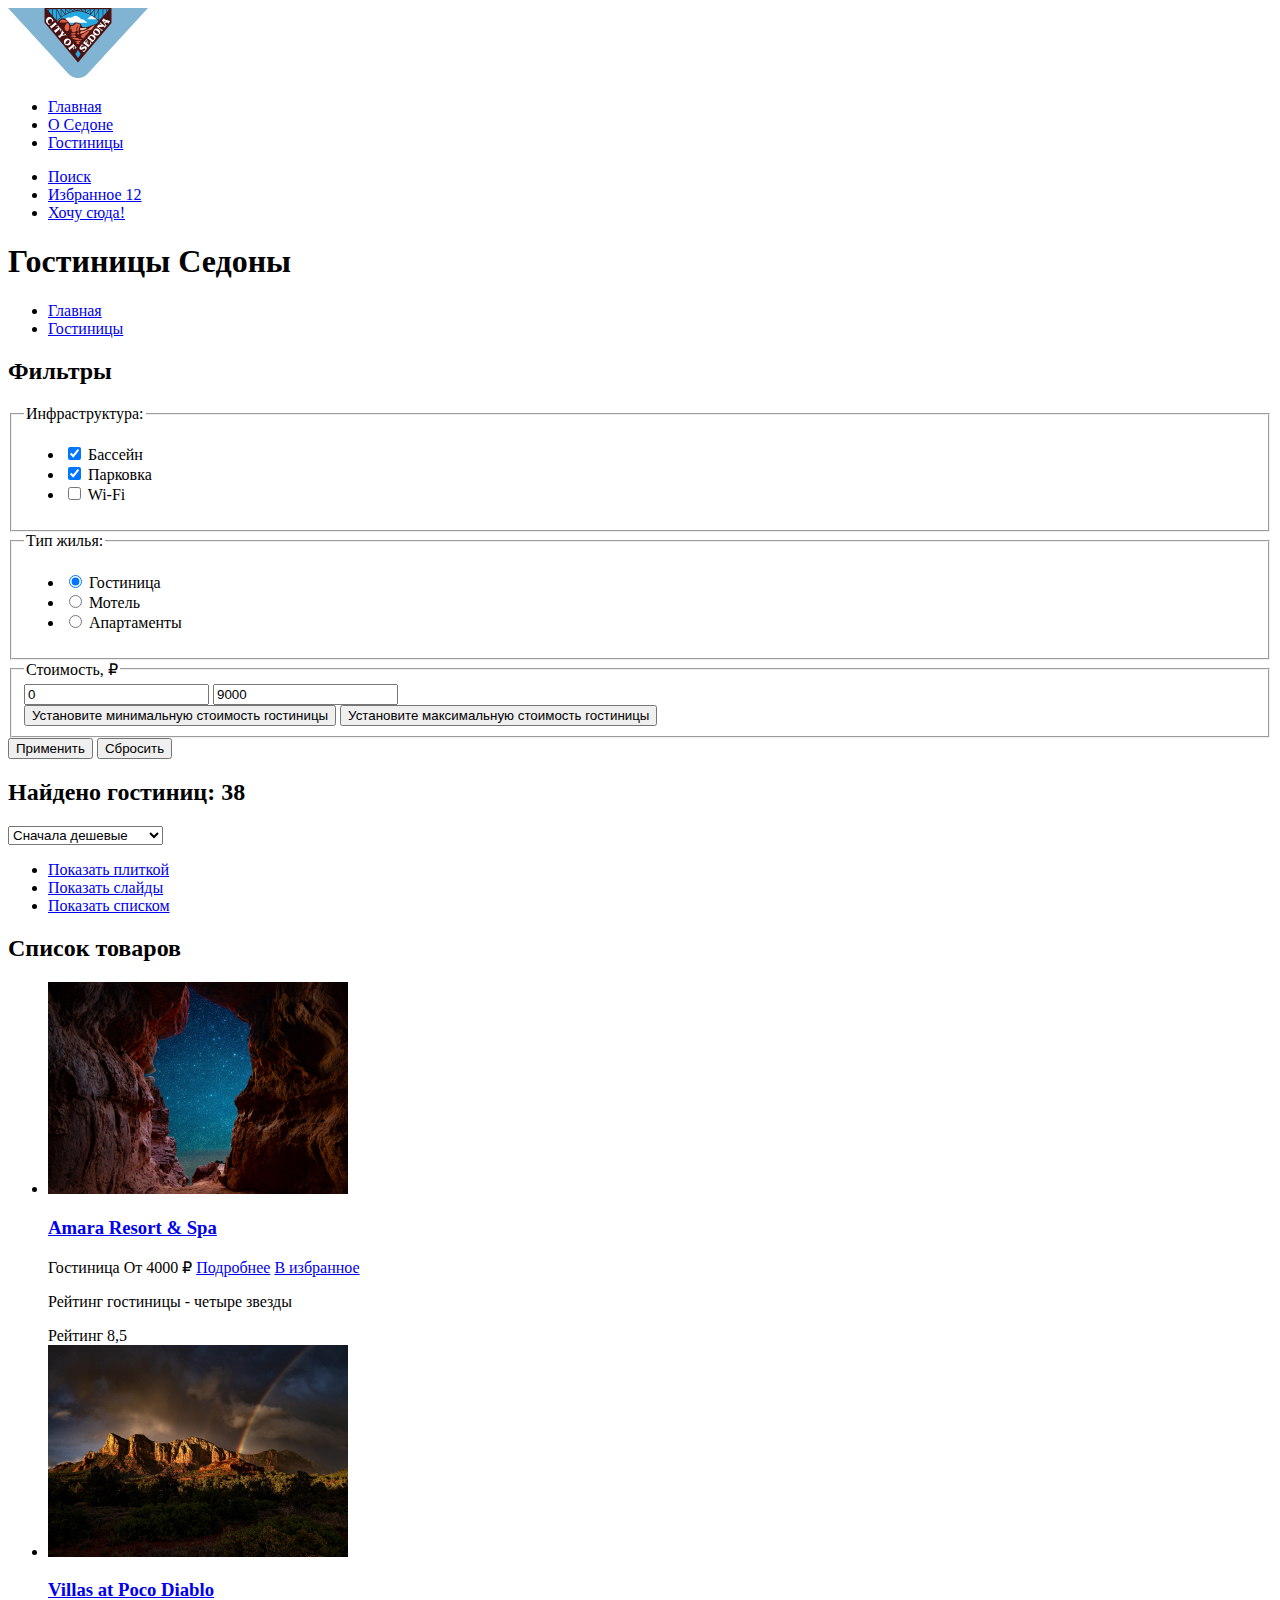
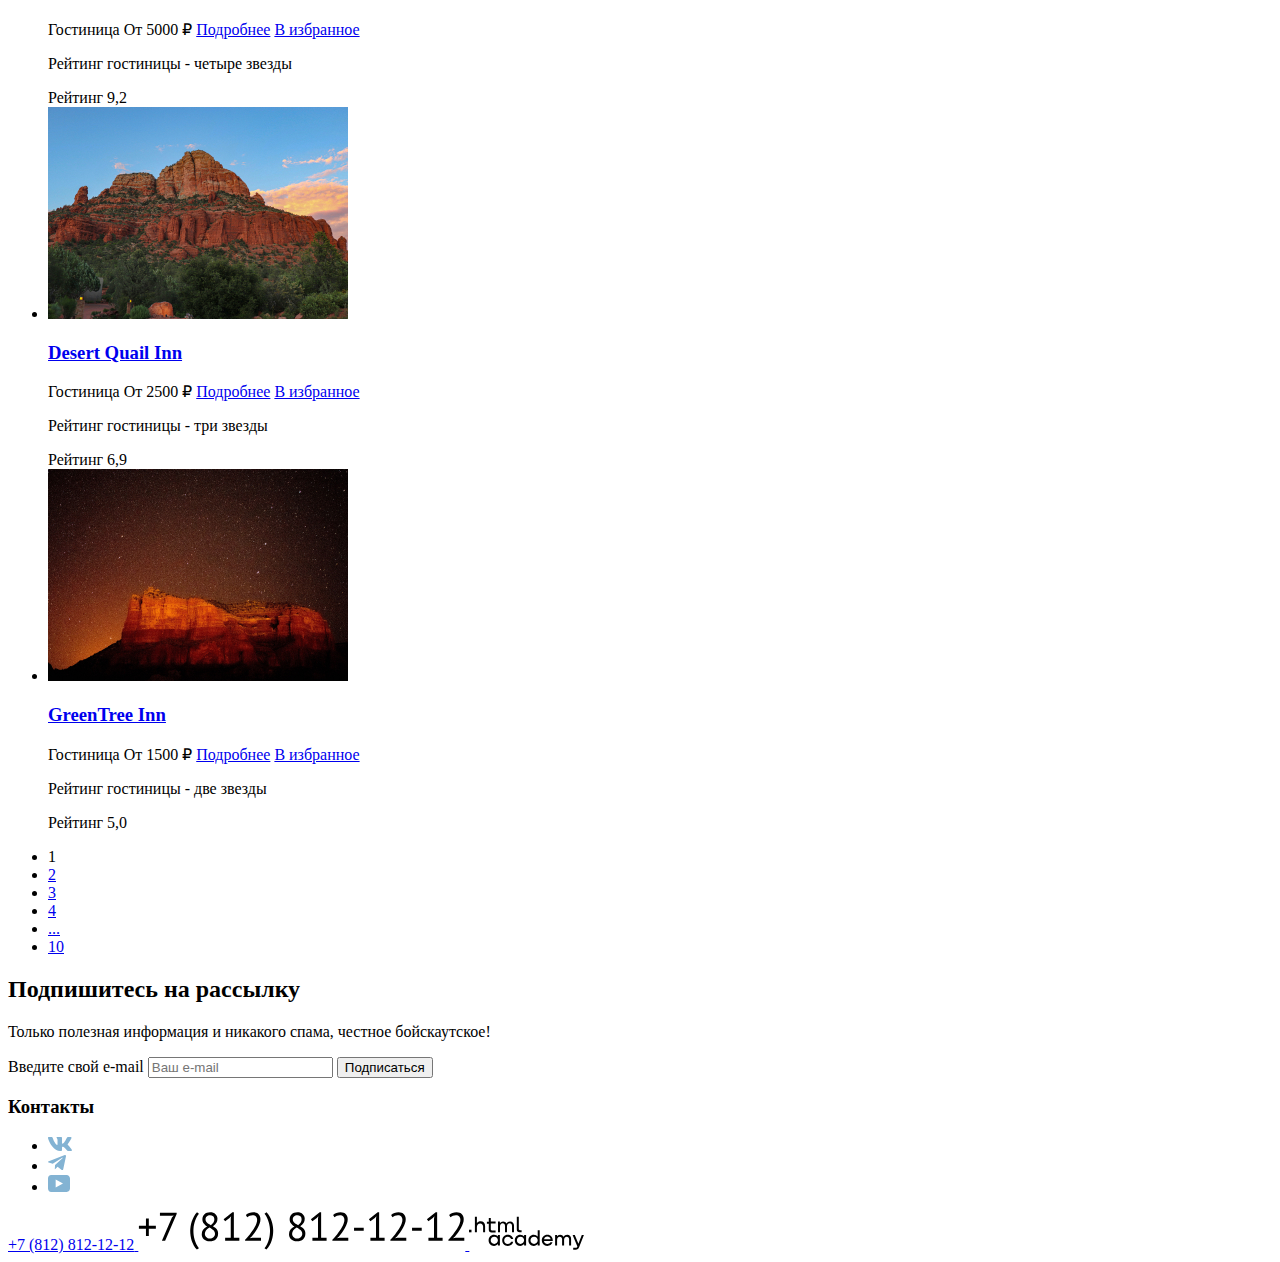
<file: 3/catalog.html>
<!DOCTYPE html>
<html lang="ru">

    <head>
        <meta charset="utf-8">
        <title>Каталог</title>
      <base href="https://htmlacademy-htmlcss.github.io/2077105-sedona-36/3/">
</head>

    <body>

        <header class="main-header">
            <nav class="navigation">
                <a class="fav-icon" href="#">
                    <img class="logo" src="images/logo.svg" width="140" height="70" alt="Логотип Седоны">
                </a>
                <ul class="navigation-list">
                    <li class="navigation-item">
                        <a class="navigation-link" href="#">Главная</a>
                    </li>
                    <li class="navigation-item">
                        <a class="navigation-link" href="about.html">О Седоне</a>
                    </li>
                    <li class="navigation-item">
                        <a class="navigation-link" href="hotels.html">Гостиницы</a>
                    </li>
                </ul>
                <ul class="navigation-user">
                    <li class="navigation-icon">
                        <a class="navigation-icon-img" href="#">
                            <span class="visually-hidden">
                                Поиск
                            </span>
                        </a>
                    </li>
                    <li class="navigation-icon">
                        <a class="navigation-icon-img" href="#">
                            <span class="visually-hidden">
                                Избранное
                            </span>
                            <span class="visually-hidden">
                                12
                            </span>
                        </a>
                    </li>
                    <li class="navigation-icon">
                        <a class="navigation-button" href="#">Хочу сюда!</a>
                    </li>
                </ul>
            </nav>
        </header>

        <main class="main-inner">
            <header class="inner-header">
                <h1 class="inner-header-title">Гостиницы Седоны</h1>
                <ul class="breadcrumbs">
                    <li class="breadcrumbs-item">
                        <a class="breadcrumbs-link" href="index.html">Главная</a>
                    </li>
                    <li class="breadcrumbs-item">
                        <a class="breadcrumbs-link" href="#">Гостиницы</a>
                    </li>
                </ul>
            </header>

            <section class="filter">
                <h2 class="visually-hidden">Фильтры</h2>
                <form class="catalog-filter" action="https://echo.htmlacademy.ru/" method="get">

                    <fieldset class="catalog-filter-group">
                        <legend class="catalog-filter-title">Инфраструктура:</legend>
                        <ul class="catalog-filter-list">
                            <li class="catalog-filter-item">
                                <label class="infrastracture">
                                    <input class="infrastructure-input" type="checkbox" name="pool" checked>
                                    Бассейн
                                </label>
                            </li>
                            <li class="catalog-filter-item">
                                <label class="infrastracture">
                                    <input class="infrastructure-input" type="checkbox" name="parking" checked>
                                    Парковка
                                </label>
                            </li>
                            <li class="catalog-filter-item">
                                <label class="infrastracture">
                                    <input class="infrastructure-input" type="checkbox" name="wi-fi">
                                    Wi-Fi
                                </label>
                            </li>
                        </ul>
                    </fieldset>

                    <fieldset class="catalog-filter-group">
                        <legend class="catalog-filter-title">Тип жилья:</legend>
                        <ul class="catalog-filter-list">
                            <li class="catalog-filter-item">
                                <label class="type-home">
                                    <input class="type-home-input" type="radio" name="type-home" value="hotel" checked>
                                    Гостиница
                                </label>
                            </li>
                            <li class="catalog-filter-item">
                                <label class="type-home">
                                    <input class="type-home-input" type="radio" name="type-home" value="motel">
                                    Мотель
                                </label>
                            </li>
                            <li class="catalog-filter-item">
                                <label class="type-home">
                                    <input class="type-home-input" type="radio" name="type-home" value="apartments">
                                    Апартаменты
                                </label>
                            </li>
                        </ul>
                    </fieldset>

                    <fieldset class="catalog-filter-group-price">
                        <legend class="catalog-filter-title">Стоимость, ₽</legend>
                        <label class="catalog-filter-label-min">
                            <input class="range-input-min" type="text" value="0" name="min-price">
                        </label>
                        <label class="catalog-filter-label-max">
                            <input class="range-input-min" type="number" value="9000" name="max-price">
                        </label>

                        <div class="range-container">
                            <div class="range-scale">
                                <div class="range"></div>
                            </div>
                            <button class="range-handler range-handler-min">
                                <span class="visually-hidden">Установите минимальную стоимость гостиницы</span>
                            </button>
                            <button class="range-handler range-handler-max">
                                <span class="visually-hidden">Установите максимальную стоимость гостиницы</span>
                            </button>
                        </div>
                    </fieldset>

                    <button class="button" type="submit">Применить</button>
                    <button class="button" type="reset">Сбросить</button>
                </form>
            </section>

            <section class="search-results">
                <h2>Найдено гостиниц: 38</h2>
                <select class="select-control" aria-label="Сортировка">
                    <option value="cheap">Сначала дешевые</option>
                    <option value="expensive">Сначала дорогие</option>
                    <option value="popular">Сначала популярные</option>
                    <option value="sale">Сначала по скидке</option>
                </select>
                <ul class="view-mode">
                    <li class="view-mode-item">
                        <a href="#" class="button-mode button-mode-active">
                            <span class="visually-hidden">Показать плиткой</span>
                        </a>
                    </li>
                    <li class="view-mode-item">
                        <a href="#" class="button-mode">
                            <span class="visually-hidden">Показать слайды</span>
                        </a>
                    </li>
                    <li class="view-mode-item">
                        <a href="#" class="button-mode">
                            <span class="visually-hidden">Показать списком</span>
                        </a>
                    </li>
                </ul>
            </section>

            <section class="catalog">
                <h2 class="visually-hidden">Список товаров</h2>
                <ul class="product-card">
                    <li class="product-card-item">
                        <a class="product-card-hotel" href="#">
                            <img src="images/hotel-1.jpg" width="300" height="212" alt="Гостиница Amara Resort & Spa">
                        </a>
                        <a class="product-card-link" href="#">
                            <h3 class="product-card-title">Amara Resort & Spa</h3>
                        </a>
                        <span class="product-card-name">Гостиница</span>
                        <span class="product-card-price">От 4000 ₽</span>
                        <a class="product-card-button button-detail" href="#">Подробнее</a>
                        <a class="product-card-button button-favorite" href="#">В избранное</a>
                        <p class="stars stars-four">
                            <span class="visually-hidden">Рейтинг гостиницы - четыре звезды</span>
                        </p>
                        <span class="product-card-button button-rang">Рейтинг 8,5</span>
                    </li>
                    <li class="product-card-item">
                        <a class="product-card-hotel" href="#">
                            <img src="images/hotel-2.jpg" width="300" height="212" alt="Гостиница Villas at Poco Diabl">
                        </a>
                        <a class="product-card-link" href="#">
                            <h3 class="product-card-title">Villas at Poco Diablo</h3>
                        </a>
                        <span class="product-card-name">Гостиница</span>
                        <span class="product-card-price">От 5000 ₽</span>
                        <a class="product-card-button button-detail" href="#">Подробнее</a>
                        <a class="product-card-button button-favorite" href="#">В избранное</a>
                        <p class="stars stars-four">
                            <span class="visually-hidden">Рейтинг гостиницы - четыре звезды</span>
                        </p>
                        <span class="product-card-button button-rang">Рейтинг 9,2</span>
                    </li>
                    <li class="product-card-item">
                        <a class="product-card-hotel" href="#">
                            <img src="images/hotel-3.jpg" width="300" height="212" alt="Гостиница Desert Quail Inn">
                        </a>
                        <a class="product-card-link" href="#">
                            <h3 class="product-card-title">Desert Quail Inn</h3>
                        </a>
                        <span class="product-card-name">Гостиница</span>
                        <span class="product-card-price">От 2500 ₽</span>
                        <a class="product-card-button button-detail" href="#">Подробнее</a>
                        <a class="product-card-button button-favorite" href="#">В избранное</a>
                        <p class="stars stars-three">
                            <span class="visually-hidden">Рейтинг гостиницы - три звезды</span>
                        </p>
                        <span class="product-card-button button-rang">Рейтинг 6,9</span>
                    </li>
                    <li class="product-card-item">
                        <a class="product-card-hotel" href="#">
                            <img src="images/hotel-4.jpg" width="300" height="212" alt="Гостиница GreenTree Inn">
                        </a>
                        <a class="product-card-link" href="#">
                            <h3 class="product-card-title">GreenTree Inn</h3>
                        </a>
                        <span class="product-card-name">Гостиница</span>
                        <span class="product-card-price">От 1500 ₽</span>
                        <a class="product-card-button button-detail" href="#">Подробнее</a>
                        <a class="product-card-button button-favorite" href="#">В избранное</a>
                        <p class="stars stars-two">
                            <span class="visually-hidden">Рейтинг гостиницы - две звезды</span>
                        </p>
                        <span class="product-card-button button-rang">Рейтинг 5,0</span>
                    </li>
                </ul>
            </section>

            <div class="pagination-page">
                <ul class="pagination">
                    <li class="pagination-item">
                        <a class="button-pagination-link pagination-current">1</a>
                    </li>
                    <li class="pagination-item">
                        <a class="button-pagination-link" href="#">2</a>
                    </li>
                    <li class="pagination-item">
                        <a class="button-pagination-link" href="#">3</a>
                    </li>
                    <li class="pagination-item">
                        <a class="button-pagination-link" href="#">4</a>
                    </li>
                    <li class="pagination-item">
                        <a class="button-pagination-link" href="#">...</a>
                    </li>
                    <li class="pagination-item">
                        <a class="button-pagination-link" href="#">10</a>
                    </li>
                </ul>
            </div>

        </main>


        <footer class="page-footer">
            <section class="email">
                <h2 class="email-title">Подпишитесь на рассылку</h2>
                <p class="email-description">Только полезная информация и никакого спама, честное бойскаутское!</p>
                <form class="subscribe-form" action="https://echo.htmlacademy.ru/" method="post">
                    <label for="email" class="visually-hidden">Введите свой e-mail</label>
                    <input class="field" id="email" type="email" name="subscribe-email" placeholder="Ваш e-mail"
                        required>
                    <button class="subscribe-button" type="submit">Подписаться</button>
                </form>
            </section>
            <section class="footer-social">
                <h3 class="visually-hidden">Контакты</h3>
                <ul class="footer-social-list">
                    <li class="footer-social-item">
                        <a class="social-button" href="#" aria-label="Вконтакте">
                            <svg width="24" height="14" viewBox="0 0 24 14" fill="none"
                                xmlns="http://www.w3.org/2000/svg">
                                <path fill-rule="evenodd" clip-rule="evenodd"
                                    d="M23.45 0.948C23.616 0.402 23.45 0 22.655 0H20.03C19.362 0 19.054 0.347 18.887 0.73C18.887 0.73 17.552 3.926 15.661 6.002C15.049 6.604 14.771 6.795 14.437 6.795C14.27 6.795 14.019 6.604 14.019 6.057V0.948C14.019 0.292 13.835 0 13.279 0H9.151C8.734 0 8.483 0.304 8.483 0.593C8.483 1.214 9.429 1.358 9.526 3.106V6.904C9.526 7.737 9.373 7.888 9.039 7.888C8.149 7.888 5.984 4.677 4.699 1.003C4.45 0.288 4.198 0 3.527 0H0.9C0.15 0 0 0.347 0 0.73C0 1.412 0.89 4.8 4.145 9.281C6.315 12.341 9.37 14 12.153 14C13.822 14 14.028 13.632 14.028 12.997V10.684C14.028 9.947 14.186 9.8 14.715 9.8C15.105 9.8 15.772 9.992 17.33 11.467C19.11 13.216 19.403 14 20.405 14H23.03C23.78 14 24.156 13.632 23.94 12.904C23.702 12.18 22.852 11.129 21.725 9.882C21.113 9.172 20.195 8.407 19.916 8.024C19.527 7.533 19.638 7.314 19.916 6.877C19.916 6.877 23.116 2.451 23.449 0.948H23.45Z"
                                    fill="#83B3D3" />
                            </svg>
                        </a>
                    </li>
                    <li class="footer-social-item">
                        <a class="social-button" href="#" aria-label="Телеграм">
                            <svg width="18" height="16" viewBox="0 0 18 16" fill="none"
                                xmlns="http://www.w3.org/2000/svg">
                                <path
                                    d="M16.785 0.0992597L0.840489 6.24776C-0.247661 6.68481 -0.241365 7.29184 0.640845 7.56253L4.73445 8.83953L14.2058 2.8637C14.6537 2.59121 15.0629 2.7378 14.7265 3.03636L7.05283 9.96185H7.05103L7.05283 9.96275L6.77045 14.1823C7.18413 14.1823 7.36669 13.9925 7.59871 13.7686L9.58705 11.8351L13.7229 14.89C14.4855 15.31 15.0332 15.0941 15.2229 14.1841L17.9379 1.38885C18.2158 0.274623 17.5126 -0.229883 16.785 0.0992597Z"
                                    fill="#83B3D3" />
                            </svg>
                        </a>
                    </li>
                    <li class="footer-social-item">
                        <a class="social-button" href="#" aria-label="Ютуб">
                            <svg width="22" height="17" viewBox="0 0 22 17" fill="none"
                                xmlns="http://www.w3.org/2000/svg">
                                <path
                                    d="M18.607 0H3.17413C1.31343 0 0 1.59375 0 3.4V13.4937C0 15.4062 1.31343 17 3.17413 17H18.8259C20.4677 17 22 15.4062 22 13.6V3.4C21.7811 1.59375 20.4677 0 18.607 0ZM7.66169 12.5375V4.4625L14.995 8.5L7.66169 12.5375Z"
                                    fill="#83B3D3" />
                            </svg>
                        </a>
                    </li>
                </ul>
                <a class="footer-phone" href="tel:+78128121212">
                    <span class="visually-hidden">+7 (812) 812-12-12</span>
                    <svg width="327" height="38" viewBox="0 0 327 38" fill="none" xmlns="http://www.w3.org/2000/svg">
                        <path
                            d="M0.904688 13.8633H7.94469V6.6233H10.8247V13.8633H17.8647V16.7433H10.8247V23.9433H7.94469V16.7433H0.904688V13.8633ZM23.9 28.8233L33.94 5.3833L35.7 3.4233L33.34 3.7833H21.94V0.823301H38.66V1.9033L27.14 28.8233H23.9ZM58.8925 37.6233C57.6658 36.3433 56.6258 34.93 55.7725 33.3833C54.9192 31.8633 54.2258 30.3033 53.6925 28.7033C53.1858 27.0766 52.8125 25.45 52.5725 23.8233C52.3325 22.17 52.2125 20.5966 52.2125 19.1033C52.2125 17.6366 52.3325 16.09 52.5725 14.4633C52.8125 12.8366 53.1992 11.21 53.7325 9.5833C54.2658 7.92997 54.9592 6.31663 55.8125 4.7433C56.6925 3.16997 57.7592 1.7033 59.0125 0.343303L60.9325 1.7433C59.8658 3.1033 58.9725 4.51663 58.2525 5.9833C57.5592 7.4233 56.9992 8.88997 56.5725 10.3833C56.1458 11.8766 55.8392 13.37 55.6525 14.8633C55.4925 16.33 55.4125 17.7433 55.4125 19.1033C55.4125 20.3833 55.5058 21.7833 55.6925 23.3033C55.9058 24.7966 56.2258 26.3033 56.6525 27.8233C57.1058 29.3166 57.6792 30.7833 58.3725 32.2233C59.0925 33.6633 59.9458 34.97 60.9325 36.1433L58.8925 37.6233ZM63.7434 22.1433C63.7434 20.4633 64.1834 19.01 65.0634 17.7833C65.9434 16.53 67.3168 15.3966 69.1834 14.3833C68.5168 13.9833 67.8901 13.57 67.3034 13.1433C66.7434 12.69 66.2368 12.1833 65.7834 11.6233C65.3568 11.0633 65.0101 10.4366 64.7434 9.7433C64.5034 9.04997 64.3834 8.24997 64.3834 7.3433C64.3834 6.3033 64.5568 5.35664 64.9034 4.5033C65.2768 3.64997 65.7968 2.91663 66.4634 2.3033C67.1568 1.68997 67.9701 1.20997 68.9034 0.863301C69.8634 0.516635 70.9434 0.343303 72.1434 0.343303C73.2634 0.343303 74.2768 0.503302 75.1834 0.823301C76.0901 1.1433 76.8501 1.5833 77.4634 2.1433C78.1034 2.7033 78.5968 3.36997 78.9434 4.1433C79.2901 4.91664 79.4634 5.76997 79.4634 6.7033C79.4634 8.2233 79.1168 9.56997 78.4234 10.7433C77.7301 11.89 76.5834 13.0233 74.9834 14.1433C75.6768 14.5433 76.3301 14.9833 76.9434 15.4633C77.5834 15.9433 78.1301 16.4766 78.5834 17.0633C79.0634 17.65 79.4368 18.3166 79.7034 19.0633C79.9701 19.7833 80.1034 20.61 80.1034 21.5433C80.1034 22.69 79.9168 23.7433 79.5434 24.7033C79.1701 25.6366 78.6234 26.45 77.9034 27.1433C77.1834 27.81 76.3034 28.3433 75.2634 28.7433C74.2234 29.1166 73.0368 29.3033 71.7034 29.3033C70.4234 29.3033 69.2901 29.1166 68.3034 28.7433C67.3168 28.37 66.4768 27.8633 65.7834 27.2233C65.1168 26.5833 64.6101 25.8366 64.2634 24.9833C63.9168 24.1033 63.7434 23.1566 63.7434 22.1433ZM76.9834 21.7433C76.9834 20.9433 76.8234 20.25 76.5034 19.6633C76.1834 19.05 75.7568 18.5033 75.2234 18.0233C74.7168 17.5166 74.1301 17.0633 73.4634 16.6633C72.7968 16.2633 72.1034 15.8766 71.3834 15.5033C69.7568 16.41 68.5968 17.4233 67.9034 18.5433C67.2101 19.6633 66.8634 20.73 66.8634 21.7433C66.8634 22.3833 66.9701 22.9966 67.1834 23.5833C67.3968 24.17 67.7168 24.6766 68.1434 25.1033C68.5701 25.53 69.0901 25.8766 69.7034 26.1433C70.3434 26.3833 71.0768 26.5033 71.9034 26.5033C72.5701 26.5033 73.2101 26.41 73.8234 26.2233C74.4368 26.01 74.9701 25.7166 75.4234 25.3433C75.9034 24.9433 76.2768 24.45 76.5434 23.8633C76.8368 23.25 76.9834 22.5433 76.9834 21.7433ZM67.5034 7.2633C67.5034 8.00997 67.6501 8.67664 67.9434 9.2633C68.2368 9.8233 68.6234 10.33 69.1034 10.7833C69.6101 11.2366 70.1834 11.6633 70.8234 12.0633C71.4634 12.4366 72.1301 12.7966 72.8234 13.1433C74.0234 12.21 74.9034 11.29 75.4634 10.3833C76.0501 9.47664 76.3434 8.47664 76.3434 7.3833C76.3434 6.0233 75.9168 4.9833 75.0634 4.2633C74.2368 3.51664 73.2368 3.1433 72.0634 3.1433C71.3434 3.1433 70.7034 3.2633 70.1434 3.5033C69.5834 3.7433 69.1034 4.04997 68.7034 4.4233C68.3034 4.79664 67.9968 5.23664 67.7834 5.7433C67.5968 6.2233 67.5034 6.72997 67.5034 7.2633ZM87.1403 25.8633H92.7403V6.5033L93.1403 4.1433L91.5403 6.0233L87.1403 9.1833L85.6203 7.1433L94.4203 0.343303H95.8603V25.8633H101.34V28.8233H87.1403V25.8633ZM122.457 7.1833C122.457 8.59664 122.191 10.05 121.657 11.5433C121.151 13.01 120.471 14.49 119.617 15.9833C118.791 17.4766 117.857 18.9433 116.817 20.3833C115.777 21.7966 114.737 23.1433 113.697 24.4233L111.737 26.1433V26.3033L114.297 25.8633H123.017V28.8233H107.097V27.6633C107.684 27.05 108.391 26.29 109.217 25.3833C110.044 24.4766 110.897 23.4766 111.777 22.3833C112.684 21.2633 113.564 20.09 114.417 18.8633C115.297 17.61 116.084 16.3433 116.777 15.0633C117.497 13.7833 118.071 12.5166 118.497 11.2633C118.924 10.01 119.137 8.8233 119.137 7.7033C119.137 6.39664 118.764 5.31664 118.017 4.4633C117.271 3.5833 116.137 3.1433 114.617 3.1433C113.604 3.1433 112.617 3.35664 111.657 3.7833C110.697 4.1833 109.871 4.64997 109.177 5.1833L107.857 2.9033C108.791 2.1033 109.897 1.47663 111.177 1.0233C112.457 0.569969 113.831 0.343303 115.297 0.343303C116.444 0.343303 117.457 0.516635 118.337 0.863301C119.217 1.1833 119.964 1.64997 120.577 2.2633C121.191 2.87664 121.657 3.60997 121.977 4.4633C122.297 5.28997 122.457 6.19664 122.457 7.1833ZM128.534 0.343303C129.761 1.6233 130.801 3.03664 131.654 4.5833C132.507 6.1033 133.187 7.67664 133.694 9.3033C134.227 10.9033 134.614 12.53 134.854 14.1833C135.094 15.81 135.214 17.37 135.214 18.8633C135.214 20.33 135.094 21.8766 134.854 23.5033C134.614 25.13 134.227 26.77 133.694 28.4233C133.161 30.05 132.454 31.65 131.574 33.2233C130.721 34.7966 129.667 36.2633 128.414 37.6233L126.494 36.2233C127.561 34.8633 128.454 33.45 129.174 31.9833C129.894 30.5166 130.454 29.0366 130.854 27.5433C131.281 26.05 131.574 24.57 131.734 23.1033C131.921 21.6366 132.014 20.2233 132.014 18.8633C132.014 17.5833 131.907 16.1966 131.694 14.7033C131.481 13.21 131.147 11.7033 130.694 10.1833C130.267 8.6633 129.707 7.1833 129.014 5.7433C128.321 4.3033 127.481 2.99664 126.494 1.8233L128.534 0.343303ZM151.009 22.1433C151.009 20.4633 151.449 19.01 152.329 17.7833C153.209 16.53 154.582 15.3966 156.449 14.3833C155.782 13.9833 155.156 13.57 154.569 13.1433C154.009 12.69 153.502 12.1833 153.049 11.6233C152.622 11.0633 152.276 10.4366 152.009 9.7433C151.769 9.04997 151.649 8.24997 151.649 7.3433C151.649 6.3033 151.822 5.35664 152.169 4.5033C152.542 3.64997 153.062 2.91663 153.729 2.3033C154.422 1.68997 155.236 1.20997 156.169 0.863301C157.129 0.516635 158.209 0.343303 159.409 0.343303C160.529 0.343303 161.542 0.503302 162.449 0.823301C163.356 1.1433 164.116 1.5833 164.729 2.1433C165.369 2.7033 165.862 3.36997 166.209 4.1433C166.556 4.91664 166.729 5.76997 166.729 6.7033C166.729 8.2233 166.382 9.56997 165.689 10.7433C164.996 11.89 163.849 13.0233 162.249 14.1433C162.942 14.5433 163.596 14.9833 164.209 15.4633C164.849 15.9433 165.396 16.4766 165.849 17.0633C166.329 17.65 166.702 18.3166 166.969 19.0633C167.236 19.7833 167.369 20.61 167.369 21.5433C167.369 22.69 167.182 23.7433 166.809 24.7033C166.436 25.6366 165.889 26.45 165.169 27.1433C164.449 27.81 163.569 28.3433 162.529 28.7433C161.489 29.1166 160.302 29.3033 158.969 29.3033C157.689 29.3033 156.556 29.1166 155.569 28.7433C154.582 28.37 153.742 27.8633 153.049 27.2233C152.382 26.5833 151.876 25.8366 151.529 24.9833C151.182 24.1033 151.009 23.1566 151.009 22.1433ZM164.249 21.7433C164.249 20.9433 164.089 20.25 163.769 19.6633C163.449 19.05 163.022 18.5033 162.489 18.0233C161.982 17.5166 161.396 17.0633 160.729 16.6633C160.062 16.2633 159.369 15.8766 158.649 15.5033C157.022 16.41 155.862 17.4233 155.169 18.5433C154.476 19.6633 154.129 20.73 154.129 21.7433C154.129 22.3833 154.236 22.9966 154.449 23.5833C154.662 24.17 154.982 24.6766 155.409 25.1033C155.836 25.53 156.356 25.8766 156.969 26.1433C157.609 26.3833 158.342 26.5033 159.169 26.5033C159.836 26.5033 160.476 26.41 161.089 26.2233C161.702 26.01 162.236 25.7166 162.689 25.3433C163.169 24.9433 163.542 24.45 163.809 23.8633C164.102 23.25 164.249 22.5433 164.249 21.7433ZM154.769 7.2633C154.769 8.00997 154.916 8.67664 155.209 9.2633C155.502 9.8233 155.889 10.33 156.369 10.7833C156.876 11.2366 157.449 11.6633 158.089 12.0633C158.729 12.4366 159.396 12.7966 160.089 13.1433C161.289 12.21 162.169 11.29 162.729 10.3833C163.316 9.47664 163.609 8.47664 163.609 7.3833C163.609 6.0233 163.182 4.9833 162.329 4.2633C161.502 3.51664 160.502 3.1433 159.329 3.1433C158.609 3.1433 157.969 3.2633 157.409 3.5033C156.849 3.7433 156.369 4.04997 155.969 4.4233C155.569 4.79664 155.262 5.23664 155.049 5.7433C154.862 6.2233 154.769 6.72997 154.769 7.2633ZM174.406 25.8633H180.006V6.5033L180.406 4.1433L178.806 6.0233L174.406 9.1833L172.886 7.1433L181.686 0.343303H183.126V25.8633H188.606V28.8233H174.406V25.8633ZM209.723 7.1833C209.723 8.59664 209.456 10.05 208.923 11.5433C208.416 13.01 207.736 14.49 206.883 15.9833C206.056 17.4766 205.123 18.9433 204.083 20.3833C203.043 21.7966 202.003 23.1433 200.963 24.4233L199.003 26.1433V26.3033L201.563 25.8633H210.283V28.8233H194.363V27.6633C194.949 27.05 195.656 26.29 196.483 25.3833C197.309 24.4766 198.163 23.4766 199.043 22.3833C199.949 21.2633 200.829 20.09 201.683 18.8633C202.563 17.61 203.349 16.3433 204.043 15.0633C204.763 13.7833 205.336 12.5166 205.763 11.2633C206.189 10.01 206.403 8.8233 206.403 7.7033C206.403 6.39664 206.029 5.31664 205.283 4.4633C204.536 3.5833 203.403 3.1433 201.883 3.1433C200.869 3.1433 199.883 3.35664 198.923 3.7833C197.963 4.1833 197.136 4.64997 196.443 5.1833L195.123 2.9033C196.056 2.1033 197.163 1.47663 198.443 1.0233C199.723 0.569969 201.096 0.343303 202.563 0.343303C203.709 0.343303 204.723 0.516635 205.603 0.863301C206.483 1.1833 207.229 1.64997 207.843 2.2633C208.456 2.87664 208.923 3.60997 209.243 4.4633C209.563 5.28997 209.723 6.19664 209.723 7.1833ZM216.04 15.8233H225.72V18.7833H216.04V15.8233ZM232.414 25.8633H238.014V6.5033L238.414 4.1433L236.814 6.0233L232.414 9.1833L230.894 7.1433L239.694 0.343303H241.134V25.8633H246.614V28.8233H232.414V25.8633ZM267.731 7.1833C267.731 8.59664 267.464 10.05 266.931 11.5433C266.424 13.01 265.744 14.49 264.891 15.9833C264.064 17.4766 263.131 18.9433 262.091 20.3833C261.051 21.7966 260.011 23.1433 258.971 24.4233L257.011 26.1433V26.3033L259.571 25.8633H268.291V28.8233H252.371V27.6633C252.957 27.05 253.664 26.29 254.491 25.3833C255.317 24.4766 256.171 23.4766 257.051 22.3833C257.957 21.2633 258.837 20.09 259.691 18.8633C260.571 17.61 261.357 16.3433 262.051 15.0633C262.771 13.7833 263.344 12.5166 263.771 11.2633C264.197 10.01 264.411 8.8233 264.411 7.7033C264.411 6.39664 264.037 5.31664 263.291 4.4633C262.544 3.5833 261.411 3.1433 259.891 3.1433C258.877 3.1433 257.891 3.35664 256.931 3.7833C255.971 4.1833 255.144 4.64997 254.451 5.1833L253.131 2.9033C254.064 2.1033 255.171 1.47663 256.451 1.0233C257.731 0.569969 259.104 0.343303 260.571 0.343303C261.717 0.343303 262.731 0.516635 263.611 0.863301C264.491 1.1833 265.237 1.64997 265.851 2.2633C266.464 2.87664 266.931 3.60997 267.251 4.4633C267.571 5.28997 267.731 6.19664 267.731 7.1833ZM274.048 15.8233H283.728V18.7833H274.048V15.8233ZM290.422 25.8633H296.022V6.5033L296.422 4.1433L294.822 6.0233L290.422 9.1833L288.902 7.1433L297.702 0.343303H299.142V25.8633H304.622V28.8233H290.422V25.8633ZM325.738 7.1833C325.738 8.59664 325.472 10.05 324.938 11.5433C324.432 13.01 323.752 14.49 322.898 15.9833C322.072 17.4766 321.138 18.9433 320.098 20.3833C319.058 21.7966 318.018 23.1433 316.978 24.4233L315.018 26.1433V26.3033L317.578 25.8633H326.298V28.8233H310.378V27.6633C310.965 27.05 311.672 26.29 312.498 25.3833C313.325 24.4766 314.178 23.4766 315.058 22.3833C315.965 21.2633 316.845 20.09 317.698 18.8633C318.578 17.61 319.365 16.3433 320.058 15.0633C320.778 13.7833 321.352 12.5166 321.778 11.2633C322.205 10.01 322.418 8.8233 322.418 7.7033C322.418 6.39664 322.045 5.31664 321.298 4.4633C320.552 3.5833 319.418 3.1433 317.898 3.1433C316.885 3.1433 315.898 3.35664 314.938 3.7833C313.978 4.1833 313.152 4.64997 312.458 5.1833L311.138 2.9033C312.072 2.1033 313.178 1.47663 314.458 1.0233C315.738 0.569969 317.112 0.343303 318.578 0.343303C319.725 0.343303 320.738 0.516635 321.618 0.863301C322.498 1.1833 323.245 1.64997 323.858 2.2633C324.472 2.87664 324.938 3.60997 325.258 4.4633C325.578 5.28997 325.738 6.19664 325.738 7.1833Z"
                            fill="black" />
                    </svg>
                </a>
                <a class="htmlacademy" href="#">
                    <svg width="115" height="34" viewBox="0 0 115 34" fill="none" xmlns="http://www.w3.org/2000/svg">
                        <path d="M0 13.7232V16.3232H2.5V13.7232H0Z" fill="black" />
                        <path
                            d="M11.6 5.32324C10 5.32324 8.8 6.02324 8 7.02324H7.9V0.823242H5.9V16.3232H7.9V11.0232C7.9 8.92324 9.2 7.42324 11.2 7.42324C13 7.42324 14.1 8.82324 14.1 10.6232V16.3232H16.1V10.2232C16.2 7.22324 14.3 5.32324 11.6 5.32324Z"
                            fill="black" />
                        <path
                            d="M26.6 5.62324H21.8V1.92324H19.8V5.72324H17.9V7.72324H19.8V13.7232C19.8 15.4232 20.8 16.4232 22.5 16.4232H26.6V14.4232H22.9C22.2 14.4232 21.8 14.0232 21.8 13.3232V7.62324H26.6V5.62324Z"
                            fill="black" />
                        <path
                            d="M41.1 5.42324C39.5 5.42324 38.2 6.22324 37.6 7.52324H37.5C36.9 6.32324 35.7 5.42324 34.1 5.42324C32.7 5.42324 31.6 6.22324 31 7.22324H30.9V5.62324H29V16.2232H31V10.8232C31 8.82324 32 7.32324 33.6 7.32324C35.1 7.32324 36 8.32324 36 9.92324V16.2232H38V10.6232C38 8.22324 39.4 7.32324 40.6 7.32324C42.1 7.32324 43 8.32324 43 9.92324V16.2232H45V9.72324C45.1 7.22324 43.6 5.42324 41.1 5.42324Z"
                            fill="black" />
                        <path
                            d="M47.8 13.5232C47.8 15.2232 48.8 16.2232 50.6 16.2232H52.6V14.2232H50.9C50.2 14.2232 49.8 13.8232 49.8 13.1232V0.823242H47.8V13.5232Z"
                            fill="black" />
                        <path
                            d="M28.9 20.5232C28 19.4232 26.7 18.7232 25 18.7232C21.9 18.7232 19.6 21.0232 19.6 24.3232C19.6 27.6232 21.9 29.9232 25 29.9232C26.8 29.9232 28 29.1232 28.8 28.0232H28.9V29.6232H30.9V19.0232H28.9V20.5232ZM25.3 27.9232C23.1 27.9232 21.7 26.3232 21.7 24.3232C21.7 22.3232 23.1 20.7232 25.3 20.7232C27.5 20.7232 28.9 22.3232 28.9 24.3232C28.9 26.2232 27.5 27.9232 25.3 27.9232Z"
                            fill="black" />
                        <path
                            d="M44.2 22.8232C43.7 20.4232 41.6 18.7232 38.8 18.7232C35.4 18.7232 33.2 21.2232 33.2 24.3232C33.2 27.4232 35.4 29.9232 38.8 29.9232C41.6 29.9232 43.7 28.1232 44.2 25.7232H42.1C41.7 27.0232 40.4 28.0232 38.8 28.0232C36.6 28.0232 35.2 26.4232 35.2 24.4232C35.2 22.4232 36.6 20.8232 38.8 20.8232C40.4 20.8232 41.6 21.8232 42.1 23.0232H44.2V22.8232Z"
                            fill="black" />
                        <path
                            d="M55.1 20.5232C54.2 19.4232 52.9 18.7232 51.2 18.7232C48.1 18.7232 45.8 21.0232 45.8 24.3232C45.8 27.6232 48.1 29.9232 51.2 29.9232C53 29.9232 54.2 29.1232 55 28.0232H55.1V29.6232H57.1V19.0232H55.1V20.5232ZM51.5 27.9232C49.3 27.9232 47.9 26.3232 47.9 24.3232C47.9 22.3232 49.3 20.7232 51.5 20.7232C53.7 20.7232 55.1 22.3232 55.1 24.3232C55.1 26.2232 53.6 27.9232 51.5 27.9232Z"
                            fill="black" />
                        <path
                            d="M68.7 20.6232C67.8 19.5232 66.5 18.7232 64.8 18.7232C61.7 18.7232 59.4 21.0232 59.4 24.3232C59.4 27.6232 61.6 29.9232 64.8 29.9232C66.5 29.9232 67.8 29.1232 68.6 28.1232H68.7V29.6232H70.7V14.2232H68.7V20.6232ZM65.1 27.9232C62.9 27.9232 61.5 26.3232 61.5 24.3232C61.5 22.3232 62.9 20.7232 65.1 20.7232C67.3 20.7232 68.7 22.3232 68.7 24.3232C68.6 26.3232 67.2 27.9232 65.1 27.9232Z"
                            fill="black" />
                        <path
                            d="M78.3 18.7232C75 18.7232 72.8 21.2232 72.8 24.3232C72.8 27.3232 74.9 29.9232 78.3 29.9232C80.8 29.9232 82.8 28.6232 83.5 26.3232H81.4C80.9 27.3232 79.8 27.9232 78.4 27.9232C76.5 27.9232 75.1 26.6232 75 25.0232H83.8C84 21.4232 81.8 18.7232 78.3 18.7232ZM78.3 20.6232C80 20.6232 81.3 21.6232 81.6 23.2232H75.1C75.4 21.7232 76.6 20.6232 78.3 20.6232Z"
                            fill="black" />
                        <path
                            d="M98.2 18.7232C96.6 18.7232 95.3 19.5232 94.6 20.7232H94.5C93.9 19.5232 92.7 18.7232 91.1 18.7232C89.7 18.7232 88.6 19.4232 88 20.5232V19.0232H86.1V29.6232H88.1V24.2232C88.1 22.2232 89.1 20.8232 90.7 20.7232C92.2 20.7232 93.1 21.7232 93.1 23.3232V29.6232H95.1V24.0232C95.1 21.6232 96.5 20.7232 97.7 20.7232C99.2 20.7232 100.1 21.7232 100.1 23.3232V29.6232H102.1V23.1232C102.2 20.5232 100.7 18.7232 98.2 18.7232Z"
                            fill="black" />
                        <path
                            d="M109.4 27.8232L105.8 18.9232H103.6L108.4 30.5232C108.1 31.4232 107.7 31.7232 106.7 31.7232H104.2V33.7232H106.7C108.5 33.7232 109.5 32.9232 110.2 31.1232L114.9 18.9232H112.8L109.4 27.8232Z"
                            fill="black" />
                    </svg>
                </a>
            </section>

        </footer>



    </body>

</html>
</file>
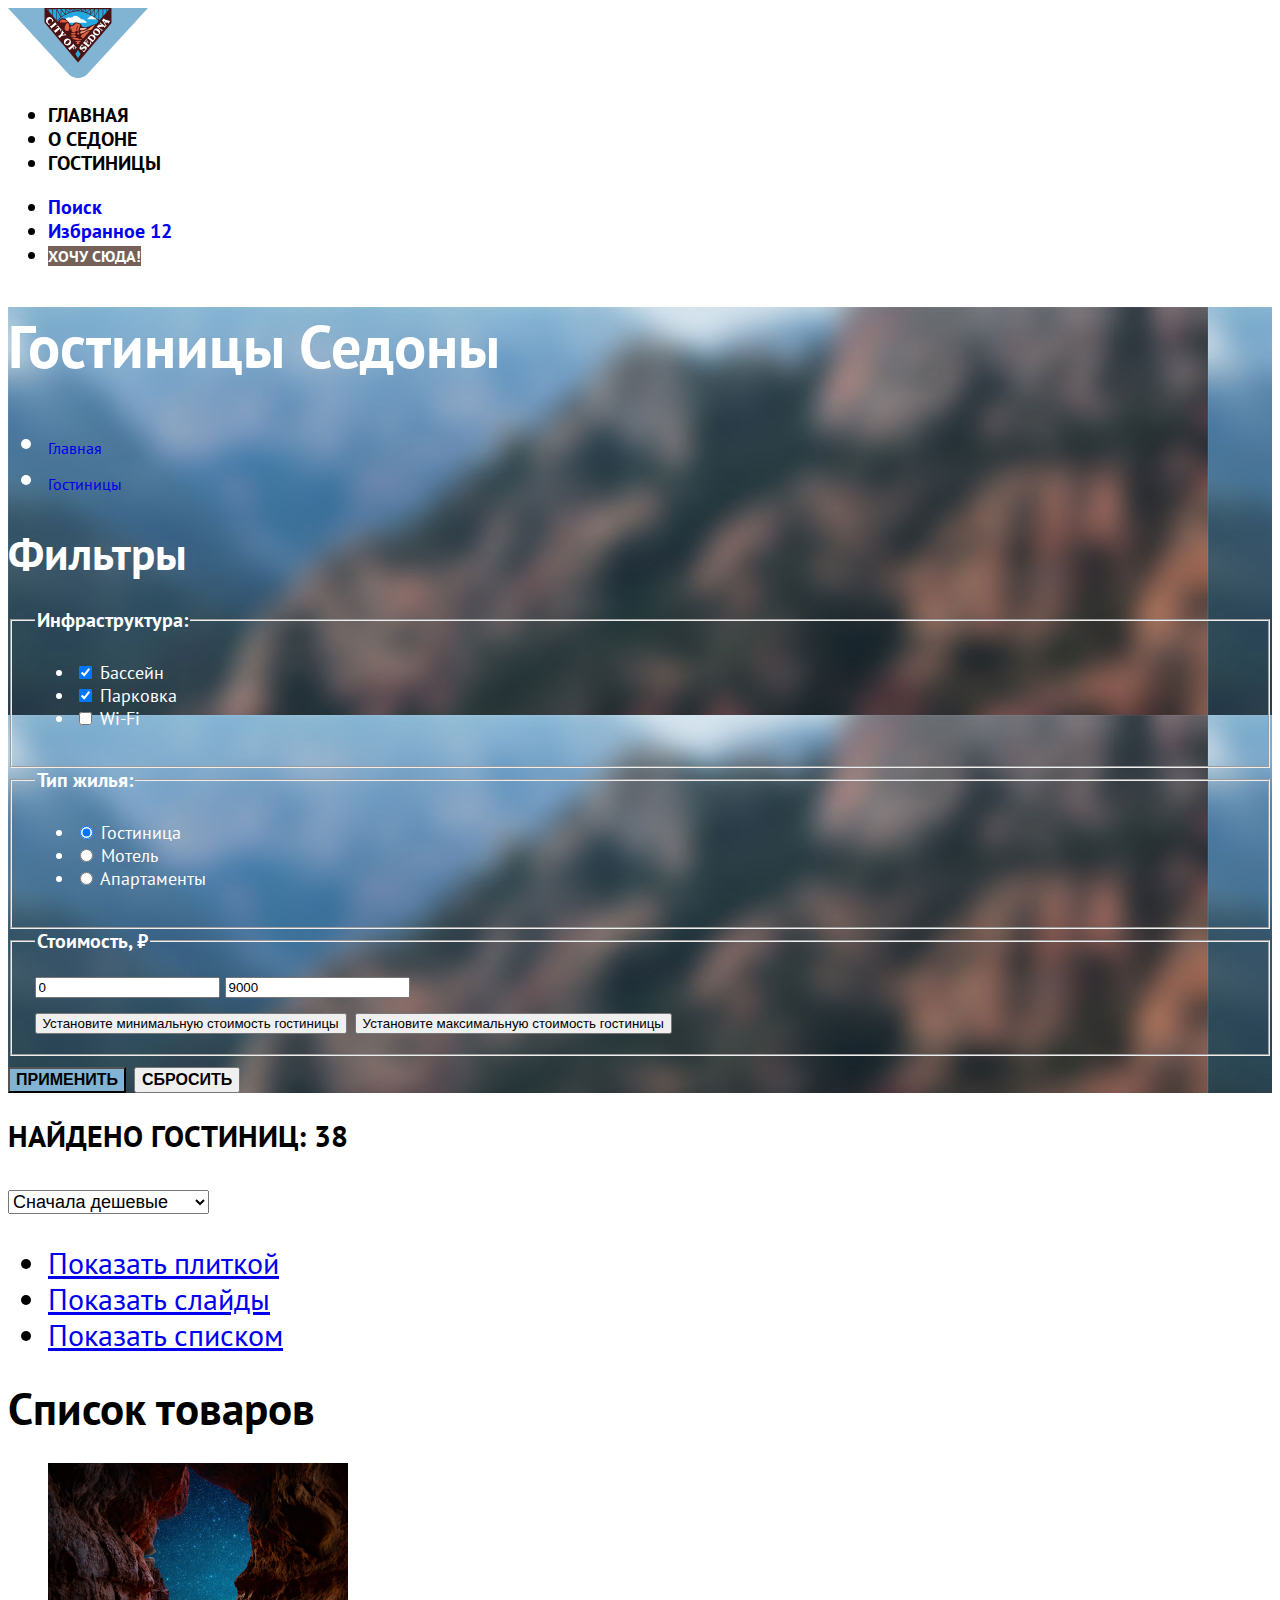
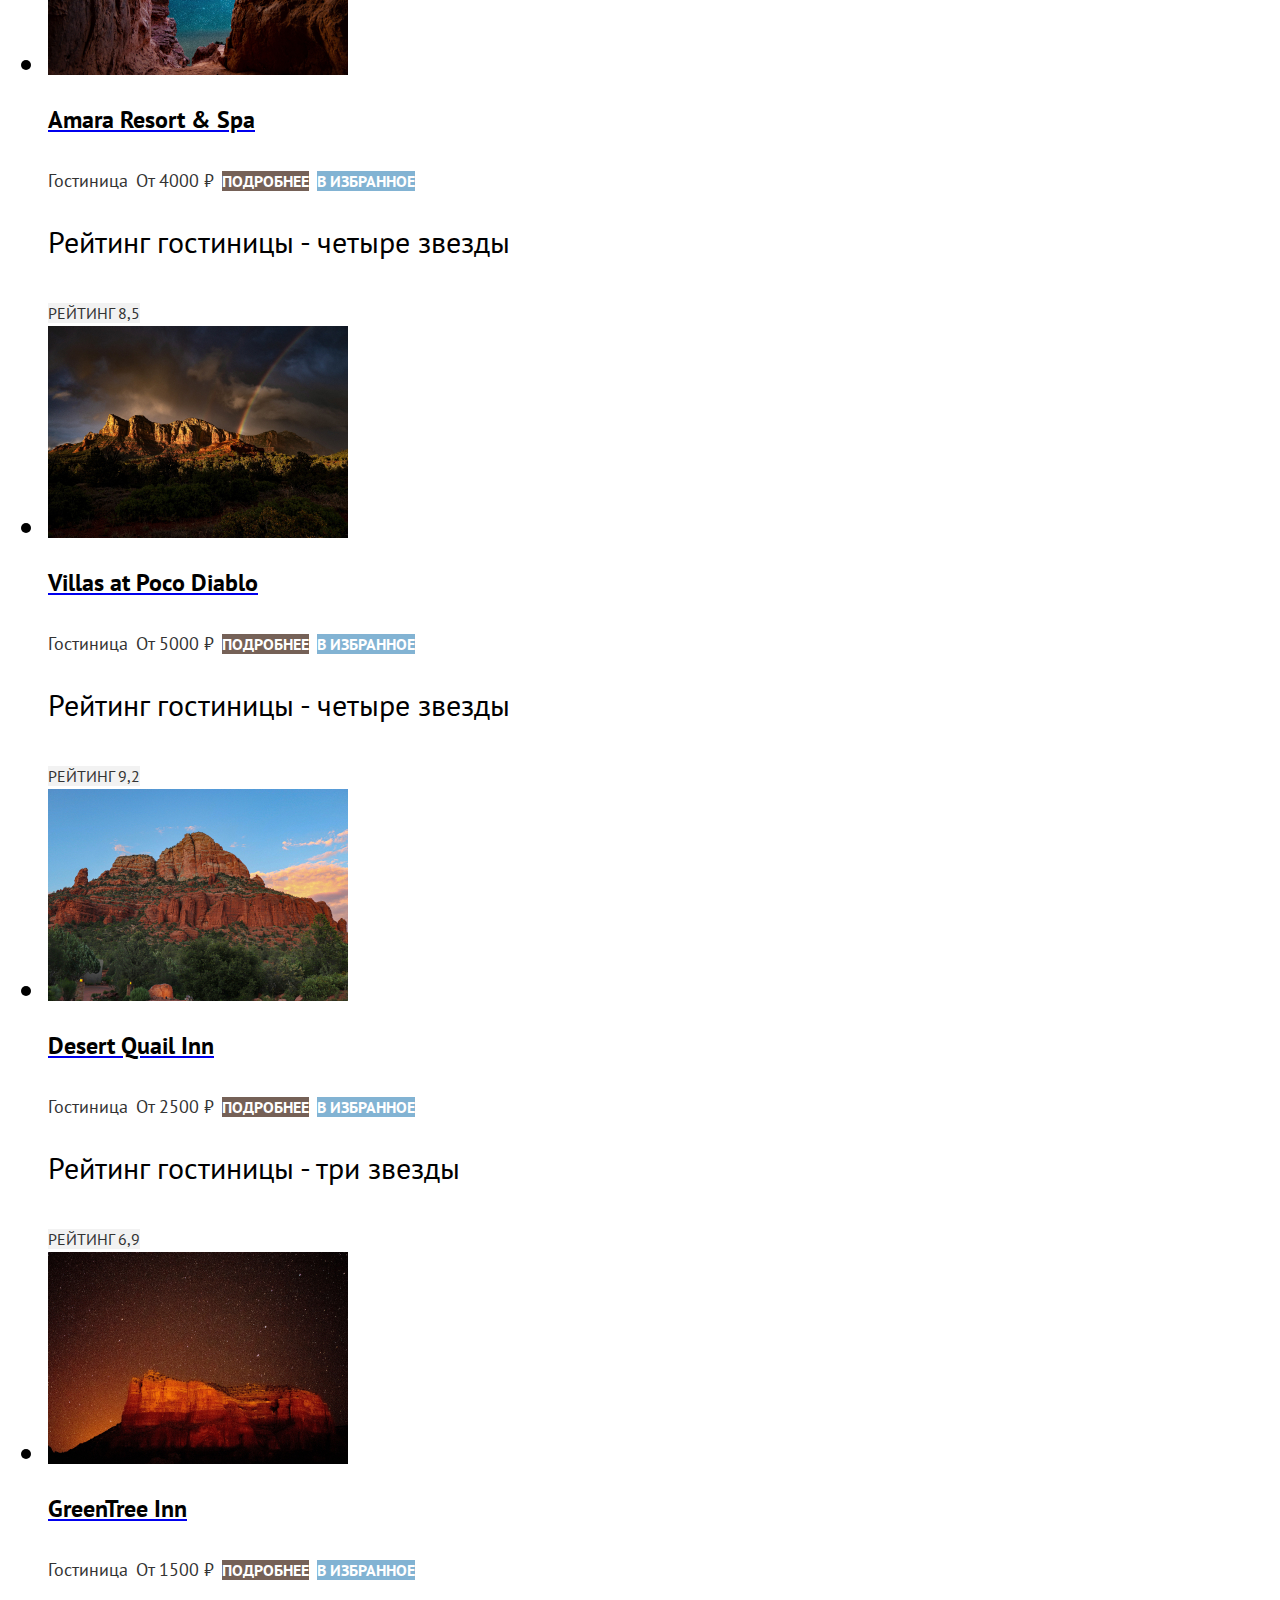
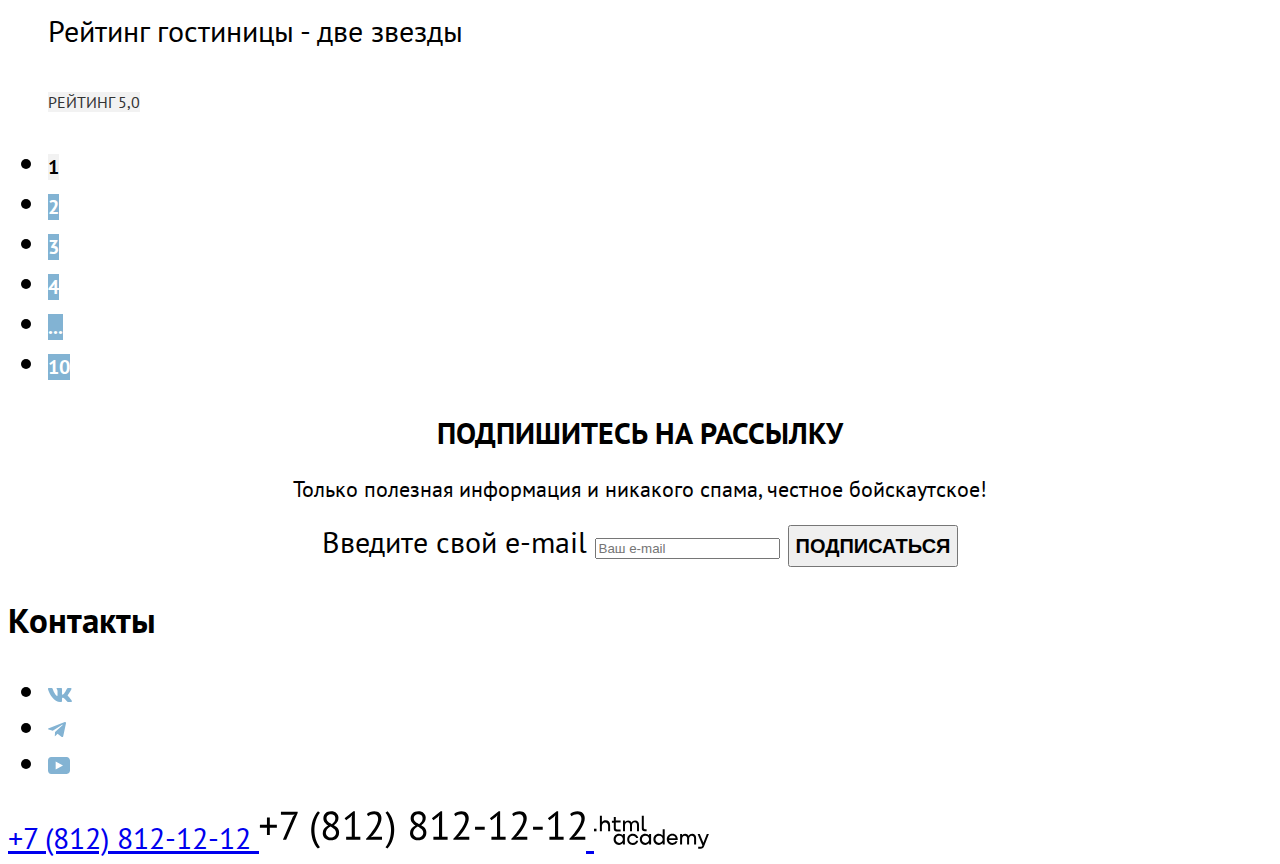
<file: 4/catalog.html>
<!DOCTYPE html>
<html lang="ru">

    <head>
        <meta charset="utf-8">
        <title>Каталог</title>

        <link rel="stylesheet" href="styles/styles.css">

      <base href="https://htmlacademy-htmlcss.github.io/2077105-sedona-36/4/">
</head>

    <body>

        <header class="main-header">
            <nav class="navigation">
                <a class="fav-icon" href="#">
                    <img class="logo" src="images/logo.svg" width="140" height="70" alt="Логотип Седоны">
                </a>
                <ul class="navigation-list">
                    <li class="navigation-item">
                        <a class="navigation-link" href="index.html">Главная</a>
                    </li>
                    <li class="navigation-item">
                        <a class="navigation-link" href="about.html">О Седоне</a>
                    </li>
                    <li class="navigation-item">
                        <a class="navigation-link" href="catalog.html">Гостиницы</a>
                    </li>
                </ul>
                <ul class="navigation-user">
                    <li class="navigation-icon">
                        <a class="navigation-icon-img" href="#">
                            <span class="visually-hidden">
                                Поиск
                            </span>
                        </a>
                    </li>
                    <li class="navigation-icon">
                        <a class="navigation-icon-img" href="#">
                            <span class="visually-hidden">
                                Избранное
                            </span>
                            <span class="visually-hidden">
                                12
                            </span>
                        </a>
                    </li>
                    <li class="navigation-icon">
                        <a class="navigation-button" href="#">Хочу сюда!</a>
                    </li>
                </ul>
            </nav>
        </header>

        <main class="main-inner">
            <div class="filter-container">
                <header class="inner-header">
                    <h1 class="inner-header-title">Гостиницы Седоны</h1>
                    <ul class="breadcrumbs">
                        <li class="breadcrumbs-item">
                            <a class="breadcrumbs-link" href="index.html">Главная</a>
                        </li>
                        <li class="breadcrumbs-item">
                            <a class="breadcrumbs-link" href="#">Гостиницы</a>
                        </li>
                    </ul>
                </header>
                <section class="filter">
                    <h2 class="visually-hidden">Фильтры</h2>
                    <form class="catalog-filter" action="https://echo.htmlacademy.ru/" method="get">

                        <fieldset class="catalog-filter-group">
                            <legend class="catalog-filter-title">Инфраструктура:</legend>
                            <ul class="catalog-filter-list">
                                <li class="catalog-filter-item">
                                    <label class="infrastracture">
                                        <input class="infrastructure-input" type="checkbox" name="pool" checked>
                                        Бассейн
                                    </label>
                                </li>
                                <li class="catalog-filter-item">
                                    <label class="infrastracture">
                                        <input class="infrastructure-input" type="checkbox" name="parking" checked>
                                        Парковка
                                    </label>
                                </li>
                                <li class="catalog-filter-item">
                                    <label class="infrastracture">
                                        <input class="infrastructure-input" type="checkbox" name="wi-fi">
                                        Wi-Fi
                                    </label>
                                </li>
                            </ul>
                        </fieldset>

                        <fieldset class="catalog-filter-group">
                            <legend class="catalog-filter-title">Тип жилья:</legend>
                            <ul class="catalog-filter-list">
                                <li class="catalog-filter-item">
                                    <label class="type-home">
                                        <input class="type-home-input" type="radio" name="type-home" value="hotel"
                                            checked>
                                        Гостиница
                                    </label>
                                </li>
                                <li class="catalog-filter-item">
                                    <label class="type-home">
                                        <input class="type-home-input" type="radio" name="type-home" value="motel">
                                        Мотель
                                    </label>
                                </li>
                                <li class="catalog-filter-item">
                                    <label class="type-home">
                                        <input class="type-home-input" type="radio" name="type-home" value="apartments">
                                        Апартаменты
                                    </label>
                                </li>
                            </ul>
                        </fieldset>

                        <fieldset class="catalog-filter-group-price">
                            <legend class="catalog-filter-title">Стоимость, ₽</legend>
                            <label class="catalog-filter-label-min">
                                <input class="range-input-min" type="text" value="0" name="min-price">
                            </label>
                            <label class="catalog-filter-label-max">
                                <input class="range-input-min" type="number" value="9000" name="max-price">
                            </label>

                            <div class="range-container">
                                <div class="range-scale">
                                    <div class="range"></div>
                                </div>
                                <button class="range-handler range-handler-min">
                                    <span class="visually-hidden">Установите минимальную стоимость гостиницы</span>
                                </button>
                                <button class="range-handler range-handler-max">
                                    <span class="visually-hidden">Установите максимальную стоимость гостиницы</span>
                                </button>
                            </div>
                        </fieldset>

                        <button class="button-filter button-submit" type="submit">Применить</button>
                        <button class="button-filter" type="reset">Сбросить</button>
                    </form>
                </section>
            </div>

            <section class="search-results">
                <h2 class="search-hotels">Найдено гостиниц: 38</h2>
                <select class="select-control" aria-label="Сортировка">
                    <option value="cheap">Сначала дешевые</option>
                    <option value="expensive">Сначала дорогие</option>
                    <option value="popular">Сначала популярные</option>
                    <option value="sale">Сначала по скидке</option>
                </select>
                <ul class="view-mode">
                    <li class="view-mode-item">
                        <a href="#" class="button-mode button-mode-active">
                            <span class="visually-hidden">Показать плиткой</span>
                        </a>
                    </li>
                    <li class="view-mode-item">
                        <a href="#" class="button-mode">
                            <span class="visually-hidden">Показать слайды</span>
                        </a>
                    </li>
                    <li class="view-mode-item">
                        <a href="#" class="button-mode">
                            <span class="visually-hidden">Показать списком</span>
                        </a>
                    </li>
                </ul>
            </section>
            </div>

            <section class="catalog">
                <h2 class="visually-hidden">Список товаров</h2>
                <ul class="product-card">
                    <li class="product-card-item">
                        <a class="product-card-hotel" href="#">
                            <img src="images/hotel-1.jpg" width="300" height="212" alt="Гостиница Amara Resort & Spa">
                        </a>
                        <a class="product-card-link" href="#">
                            <h3 class="product-card-title">Amara Resort & Spa</h3>
                        </a>
                        <span class="product-card-name">Гостиница</span>
                        <span class="product-card-price">От 4000 ₽</span>
                        <a class="product-card-button button-detail" href="#">Подробнее</a>
                        <a class="product-card-button button-favorite" href="#">В избранное</a>
                        <p class="stars stars-four">
                            <span class="visually-hidden">Рейтинг гостиницы - четыре звезды</span>
                        </p>
                        <span class="product-card-button button-rang">Рейтинг 8,5</span>
                    </li>
                    <li class="product-card-item">
                        <a class="product-card-hotel" href="#">
                            <img src="images/hotel-2.jpg" width="300" height="212" alt="Гостиница Villas at Poco Diabl">
                        </a>
                        <a class="product-card-link" href="#">
                            <h3 class="product-card-title">Villas at Poco Diablo</h3>
                        </a>
                        <span class="product-card-name">Гостиница</span>
                        <span class="product-card-price">От 5000 ₽</span>
                        <a class="product-card-button button-detail" href="#">Подробнее</a>
                        <a class="product-card-button button-favorite" href="#">В избранное</a>
                        <p class="stars stars-four">
                            <span class="visually-hidden">Рейтинг гостиницы - четыре звезды</span>
                        </p>
                        <span class="product-card-button button-rang">Рейтинг 9,2</span>
                    </li>
                    <li class="product-card-item">
                        <a class="product-card-hotel" href="#">
                            <img src="images/hotel-3.jpg" width="300" height="212" alt="Гостиница Desert Quail Inn">
                        </a>
                        <a class="product-card-link" href="#">
                            <h3 class="product-card-title">Desert Quail Inn</h3>
                        </a>
                        <span class="product-card-name">Гостиница</span>
                        <span class="product-card-price">От 2500 ₽</span>
                        <a class="product-card-button button-detail" href="#">Подробнее</a>
                        <a class="product-card-button button-favorite" href="#">В избранное</a>
                        <p class="stars stars-three">
                            <span class="visually-hidden">Рейтинг гостиницы - три звезды</span>
                        </p>
                        <span class="product-card-button button-rang">Рейтинг 6,9</span>
                    </li>
                    <li class="product-card-item">
                        <a class="product-card-hotel" href="#">
                            <img src="images/hotel-4.jpg" width="300" height="212" alt="Гостиница GreenTree Inn">
                        </a>
                        <a class="product-card-link" href="#">
                            <h3 class="product-card-title">GreenTree Inn</h3>
                        </a>
                        <span class="product-card-name">Гостиница</span>
                        <span class="product-card-price">От 1500 ₽</span>
                        <a class="product-card-button button-detail" href="#">Подробнее</a>
                        <a class="product-card-button button-favorite" href="#">В избранное</a>
                        <p class="stars stars-two">
                            <span class="visually-hidden">Рейтинг гостиницы - две звезды</span>
                        </p>
                        <span class="product-card-button button-rang">Рейтинг 5,0</span>
                    </li>
                </ul>
            </section>

            <div class="pagination-page">
                <ul class="pagination">
                    <li class="pagination-item">
                        <a class="button-pagination-link pagination-current">1</a>
                    </li>
                    <li class="pagination-item">
                        <a class="button-pagination-link pagination-next" href="#">2</a>
                    </li>
                    <li class="pagination-item">
                        <a class="button-pagination-link pagination-next" href="#">3</a>
                    </li>
                    <li class="pagination-item">
                        <a class="button-pagination-link pagination-next" href="#">4</a>
                    </li>
                    <li class="pagination-item">
                        <a class="button-pagination-link pagination-next" href="#">...</a>
                    </li>
                    <li class="pagination-item">
                        <a class="button-pagination-link pagination-next" href="#">10</a>
                    </li>
                </ul>
            </div>

        </main>


        <footer class="page-footer">
            <section class="email-catalog">
                <h2 class="email-title">Подпишитесь на рассылку</h2>
                <p class="email-description">Только полезная информация и никакого спама, честное бойскаутское!</p>
                <form class="subscribe-form" action="https://echo.htmlacademy.ru/" method="post">
                    <label for="email" class="visually-hidden">Введите свой e-mail</label>
                    <input class="field" id="email" type="email" name="subscribe-email" placeholder="Ваш e-mail"
                        required>
                    <button class="subscribe-button" type="submit">Подписаться</button>
                </form>
            </section>
            <section class="footer-social">
                <h3 class="visually-hidden">Контакты</h3>
                <ul class="footer-social-list">
                    <li class="footer-social-item">
                        <a class="social-button" href="#" aria-label="Вконтакте">
                            <svg width="24" height="14" viewBox="0 0 24 14" fill="none"
                                xmlns="http://www.w3.org/2000/svg">
                                <path fill-rule="evenodd" clip-rule="evenodd"
                                    d="M23.45 0.948C23.616 0.402 23.45 0 22.655 0H20.03C19.362 0 19.054 0.347 18.887 0.73C18.887 0.73 17.552 3.926 15.661 6.002C15.049 6.604 14.771 6.795 14.437 6.795C14.27 6.795 14.019 6.604 14.019 6.057V0.948C14.019 0.292 13.835 0 13.279 0H9.151C8.734 0 8.483 0.304 8.483 0.593C8.483 1.214 9.429 1.358 9.526 3.106V6.904C9.526 7.737 9.373 7.888 9.039 7.888C8.149 7.888 5.984 4.677 4.699 1.003C4.45 0.288 4.198 0 3.527 0H0.9C0.15 0 0 0.347 0 0.73C0 1.412 0.89 4.8 4.145 9.281C6.315 12.341 9.37 14 12.153 14C13.822 14 14.028 13.632 14.028 12.997V10.684C14.028 9.947 14.186 9.8 14.715 9.8C15.105 9.8 15.772 9.992 17.33 11.467C19.11 13.216 19.403 14 20.405 14H23.03C23.78 14 24.156 13.632 23.94 12.904C23.702 12.18 22.852 11.129 21.725 9.882C21.113 9.172 20.195 8.407 19.916 8.024C19.527 7.533 19.638 7.314 19.916 6.877C19.916 6.877 23.116 2.451 23.449 0.948H23.45Z"
                                    fill="#83B3D3" />
                            </svg>
                        </a>
                    </li>
                    <li class="footer-social-item">
                        <a class="social-button" href="#" aria-label="Телеграм">
                            <svg width="18" height="16" viewBox="0 0 18 16" fill="none"
                                xmlns="http://www.w3.org/2000/svg">
                                <path
                                    d="M16.785 0.0992597L0.840489 6.24776C-0.247661 6.68481 -0.241365 7.29184 0.640845 7.56253L4.73445 8.83953L14.2058 2.8637C14.6537 2.59121 15.0629 2.7378 14.7265 3.03636L7.05283 9.96185H7.05103L7.05283 9.96275L6.77045 14.1823C7.18413 14.1823 7.36669 13.9925 7.59871 13.7686L9.58705 11.8351L13.7229 14.89C14.4855 15.31 15.0332 15.0941 15.2229 14.1841L17.9379 1.38885C18.2158 0.274623 17.5126 -0.229883 16.785 0.0992597Z"
                                    fill="#83B3D3" />
                            </svg>
                        </a>
                    </li>
                    <li class="footer-social-item">
                        <a class="social-button" href="#" aria-label="Ютуб">
                            <svg width="22" height="17" viewBox="0 0 22 17" fill="none"
                                xmlns="http://www.w3.org/2000/svg">
                                <path
                                    d="M18.607 0H3.17413C1.31343 0 0 1.59375 0 3.4V13.4937C0 15.4062 1.31343 17 3.17413 17H18.8259C20.4677 17 22 15.4062 22 13.6V3.4C21.7811 1.59375 20.4677 0 18.607 0ZM7.66169 12.5375V4.4625L14.995 8.5L7.66169 12.5375Z"
                                    fill="#83B3D3" />
                            </svg>
                        </a>
                    </li>
                </ul>
                <a class="footer-phone" href="tel:+78128121212">
                    <span class="visually-hidden">+7 (812) 812-12-12</span>
                    <svg width="327" height="38" viewBox="0 0 327 38" fill="none" xmlns="http://www.w3.org/2000/svg">
                        <path
                            d="M0.904688 13.8633H7.94469V6.6233H10.8247V13.8633H17.8647V16.7433H10.8247V23.9433H7.94469V16.7433H0.904688V13.8633ZM23.9 28.8233L33.94 5.3833L35.7 3.4233L33.34 3.7833H21.94V0.823301H38.66V1.9033L27.14 28.8233H23.9ZM58.8925 37.6233C57.6658 36.3433 56.6258 34.93 55.7725 33.3833C54.9192 31.8633 54.2258 30.3033 53.6925 28.7033C53.1858 27.0766 52.8125 25.45 52.5725 23.8233C52.3325 22.17 52.2125 20.5966 52.2125 19.1033C52.2125 17.6366 52.3325 16.09 52.5725 14.4633C52.8125 12.8366 53.1992 11.21 53.7325 9.5833C54.2658 7.92997 54.9592 6.31663 55.8125 4.7433C56.6925 3.16997 57.7592 1.7033 59.0125 0.343303L60.9325 1.7433C59.8658 3.1033 58.9725 4.51663 58.2525 5.9833C57.5592 7.4233 56.9992 8.88997 56.5725 10.3833C56.1458 11.8766 55.8392 13.37 55.6525 14.8633C55.4925 16.33 55.4125 17.7433 55.4125 19.1033C55.4125 20.3833 55.5058 21.7833 55.6925 23.3033C55.9058 24.7966 56.2258 26.3033 56.6525 27.8233C57.1058 29.3166 57.6792 30.7833 58.3725 32.2233C59.0925 33.6633 59.9458 34.97 60.9325 36.1433L58.8925 37.6233ZM63.7434 22.1433C63.7434 20.4633 64.1834 19.01 65.0634 17.7833C65.9434 16.53 67.3168 15.3966 69.1834 14.3833C68.5168 13.9833 67.8901 13.57 67.3034 13.1433C66.7434 12.69 66.2368 12.1833 65.7834 11.6233C65.3568 11.0633 65.0101 10.4366 64.7434 9.7433C64.5034 9.04997 64.3834 8.24997 64.3834 7.3433C64.3834 6.3033 64.5568 5.35664 64.9034 4.5033C65.2768 3.64997 65.7968 2.91663 66.4634 2.3033C67.1568 1.68997 67.9701 1.20997 68.9034 0.863301C69.8634 0.516635 70.9434 0.343303 72.1434 0.343303C73.2634 0.343303 74.2768 0.503302 75.1834 0.823301C76.0901 1.1433 76.8501 1.5833 77.4634 2.1433C78.1034 2.7033 78.5968 3.36997 78.9434 4.1433C79.2901 4.91664 79.4634 5.76997 79.4634 6.7033C79.4634 8.2233 79.1168 9.56997 78.4234 10.7433C77.7301 11.89 76.5834 13.0233 74.9834 14.1433C75.6768 14.5433 76.3301 14.9833 76.9434 15.4633C77.5834 15.9433 78.1301 16.4766 78.5834 17.0633C79.0634 17.65 79.4368 18.3166 79.7034 19.0633C79.9701 19.7833 80.1034 20.61 80.1034 21.5433C80.1034 22.69 79.9168 23.7433 79.5434 24.7033C79.1701 25.6366 78.6234 26.45 77.9034 27.1433C77.1834 27.81 76.3034 28.3433 75.2634 28.7433C74.2234 29.1166 73.0368 29.3033 71.7034 29.3033C70.4234 29.3033 69.2901 29.1166 68.3034 28.7433C67.3168 28.37 66.4768 27.8633 65.7834 27.2233C65.1168 26.5833 64.6101 25.8366 64.2634 24.9833C63.9168 24.1033 63.7434 23.1566 63.7434 22.1433ZM76.9834 21.7433C76.9834 20.9433 76.8234 20.25 76.5034 19.6633C76.1834 19.05 75.7568 18.5033 75.2234 18.0233C74.7168 17.5166 74.1301 17.0633 73.4634 16.6633C72.7968 16.2633 72.1034 15.8766 71.3834 15.5033C69.7568 16.41 68.5968 17.4233 67.9034 18.5433C67.2101 19.6633 66.8634 20.73 66.8634 21.7433C66.8634 22.3833 66.9701 22.9966 67.1834 23.5833C67.3968 24.17 67.7168 24.6766 68.1434 25.1033C68.5701 25.53 69.0901 25.8766 69.7034 26.1433C70.3434 26.3833 71.0768 26.5033 71.9034 26.5033C72.5701 26.5033 73.2101 26.41 73.8234 26.2233C74.4368 26.01 74.9701 25.7166 75.4234 25.3433C75.9034 24.9433 76.2768 24.45 76.5434 23.8633C76.8368 23.25 76.9834 22.5433 76.9834 21.7433ZM67.5034 7.2633C67.5034 8.00997 67.6501 8.67664 67.9434 9.2633C68.2368 9.8233 68.6234 10.33 69.1034 10.7833C69.6101 11.2366 70.1834 11.6633 70.8234 12.0633C71.4634 12.4366 72.1301 12.7966 72.8234 13.1433C74.0234 12.21 74.9034 11.29 75.4634 10.3833C76.0501 9.47664 76.3434 8.47664 76.3434 7.3833C76.3434 6.0233 75.9168 4.9833 75.0634 4.2633C74.2368 3.51664 73.2368 3.1433 72.0634 3.1433C71.3434 3.1433 70.7034 3.2633 70.1434 3.5033C69.5834 3.7433 69.1034 4.04997 68.7034 4.4233C68.3034 4.79664 67.9968 5.23664 67.7834 5.7433C67.5968 6.2233 67.5034 6.72997 67.5034 7.2633ZM87.1403 25.8633H92.7403V6.5033L93.1403 4.1433L91.5403 6.0233L87.1403 9.1833L85.6203 7.1433L94.4203 0.343303H95.8603V25.8633H101.34V28.8233H87.1403V25.8633ZM122.457 7.1833C122.457 8.59664 122.191 10.05 121.657 11.5433C121.151 13.01 120.471 14.49 119.617 15.9833C118.791 17.4766 117.857 18.9433 116.817 20.3833C115.777 21.7966 114.737 23.1433 113.697 24.4233L111.737 26.1433V26.3033L114.297 25.8633H123.017V28.8233H107.097V27.6633C107.684 27.05 108.391 26.29 109.217 25.3833C110.044 24.4766 110.897 23.4766 111.777 22.3833C112.684 21.2633 113.564 20.09 114.417 18.8633C115.297 17.61 116.084 16.3433 116.777 15.0633C117.497 13.7833 118.071 12.5166 118.497 11.2633C118.924 10.01 119.137 8.8233 119.137 7.7033C119.137 6.39664 118.764 5.31664 118.017 4.4633C117.271 3.5833 116.137 3.1433 114.617 3.1433C113.604 3.1433 112.617 3.35664 111.657 3.7833C110.697 4.1833 109.871 4.64997 109.177 5.1833L107.857 2.9033C108.791 2.1033 109.897 1.47663 111.177 1.0233C112.457 0.569969 113.831 0.343303 115.297 0.343303C116.444 0.343303 117.457 0.516635 118.337 0.863301C119.217 1.1833 119.964 1.64997 120.577 2.2633C121.191 2.87664 121.657 3.60997 121.977 4.4633C122.297 5.28997 122.457 6.19664 122.457 7.1833ZM128.534 0.343303C129.761 1.6233 130.801 3.03664 131.654 4.5833C132.507 6.1033 133.187 7.67664 133.694 9.3033C134.227 10.9033 134.614 12.53 134.854 14.1833C135.094 15.81 135.214 17.37 135.214 18.8633C135.214 20.33 135.094 21.8766 134.854 23.5033C134.614 25.13 134.227 26.77 133.694 28.4233C133.161 30.05 132.454 31.65 131.574 33.2233C130.721 34.7966 129.667 36.2633 128.414 37.6233L126.494 36.2233C127.561 34.8633 128.454 33.45 129.174 31.9833C129.894 30.5166 130.454 29.0366 130.854 27.5433C131.281 26.05 131.574 24.57 131.734 23.1033C131.921 21.6366 132.014 20.2233 132.014 18.8633C132.014 17.5833 131.907 16.1966 131.694 14.7033C131.481 13.21 131.147 11.7033 130.694 10.1833C130.267 8.6633 129.707 7.1833 129.014 5.7433C128.321 4.3033 127.481 2.99664 126.494 1.8233L128.534 0.343303ZM151.009 22.1433C151.009 20.4633 151.449 19.01 152.329 17.7833C153.209 16.53 154.582 15.3966 156.449 14.3833C155.782 13.9833 155.156 13.57 154.569 13.1433C154.009 12.69 153.502 12.1833 153.049 11.6233C152.622 11.0633 152.276 10.4366 152.009 9.7433C151.769 9.04997 151.649 8.24997 151.649 7.3433C151.649 6.3033 151.822 5.35664 152.169 4.5033C152.542 3.64997 153.062 2.91663 153.729 2.3033C154.422 1.68997 155.236 1.20997 156.169 0.863301C157.129 0.516635 158.209 0.343303 159.409 0.343303C160.529 0.343303 161.542 0.503302 162.449 0.823301C163.356 1.1433 164.116 1.5833 164.729 2.1433C165.369 2.7033 165.862 3.36997 166.209 4.1433C166.556 4.91664 166.729 5.76997 166.729 6.7033C166.729 8.2233 166.382 9.56997 165.689 10.7433C164.996 11.89 163.849 13.0233 162.249 14.1433C162.942 14.5433 163.596 14.9833 164.209 15.4633C164.849 15.9433 165.396 16.4766 165.849 17.0633C166.329 17.65 166.702 18.3166 166.969 19.0633C167.236 19.7833 167.369 20.61 167.369 21.5433C167.369 22.69 167.182 23.7433 166.809 24.7033C166.436 25.6366 165.889 26.45 165.169 27.1433C164.449 27.81 163.569 28.3433 162.529 28.7433C161.489 29.1166 160.302 29.3033 158.969 29.3033C157.689 29.3033 156.556 29.1166 155.569 28.7433C154.582 28.37 153.742 27.8633 153.049 27.2233C152.382 26.5833 151.876 25.8366 151.529 24.9833C151.182 24.1033 151.009 23.1566 151.009 22.1433ZM164.249 21.7433C164.249 20.9433 164.089 20.25 163.769 19.6633C163.449 19.05 163.022 18.5033 162.489 18.0233C161.982 17.5166 161.396 17.0633 160.729 16.6633C160.062 16.2633 159.369 15.8766 158.649 15.5033C157.022 16.41 155.862 17.4233 155.169 18.5433C154.476 19.6633 154.129 20.73 154.129 21.7433C154.129 22.3833 154.236 22.9966 154.449 23.5833C154.662 24.17 154.982 24.6766 155.409 25.1033C155.836 25.53 156.356 25.8766 156.969 26.1433C157.609 26.3833 158.342 26.5033 159.169 26.5033C159.836 26.5033 160.476 26.41 161.089 26.2233C161.702 26.01 162.236 25.7166 162.689 25.3433C163.169 24.9433 163.542 24.45 163.809 23.8633C164.102 23.25 164.249 22.5433 164.249 21.7433ZM154.769 7.2633C154.769 8.00997 154.916 8.67664 155.209 9.2633C155.502 9.8233 155.889 10.33 156.369 10.7833C156.876 11.2366 157.449 11.6633 158.089 12.0633C158.729 12.4366 159.396 12.7966 160.089 13.1433C161.289 12.21 162.169 11.29 162.729 10.3833C163.316 9.47664 163.609 8.47664 163.609 7.3833C163.609 6.0233 163.182 4.9833 162.329 4.2633C161.502 3.51664 160.502 3.1433 159.329 3.1433C158.609 3.1433 157.969 3.2633 157.409 3.5033C156.849 3.7433 156.369 4.04997 155.969 4.4233C155.569 4.79664 155.262 5.23664 155.049 5.7433C154.862 6.2233 154.769 6.72997 154.769 7.2633ZM174.406 25.8633H180.006V6.5033L180.406 4.1433L178.806 6.0233L174.406 9.1833L172.886 7.1433L181.686 0.343303H183.126V25.8633H188.606V28.8233H174.406V25.8633ZM209.723 7.1833C209.723 8.59664 209.456 10.05 208.923 11.5433C208.416 13.01 207.736 14.49 206.883 15.9833C206.056 17.4766 205.123 18.9433 204.083 20.3833C203.043 21.7966 202.003 23.1433 200.963 24.4233L199.003 26.1433V26.3033L201.563 25.8633H210.283V28.8233H194.363V27.6633C194.949 27.05 195.656 26.29 196.483 25.3833C197.309 24.4766 198.163 23.4766 199.043 22.3833C199.949 21.2633 200.829 20.09 201.683 18.8633C202.563 17.61 203.349 16.3433 204.043 15.0633C204.763 13.7833 205.336 12.5166 205.763 11.2633C206.189 10.01 206.403 8.8233 206.403 7.7033C206.403 6.39664 206.029 5.31664 205.283 4.4633C204.536 3.5833 203.403 3.1433 201.883 3.1433C200.869 3.1433 199.883 3.35664 198.923 3.7833C197.963 4.1833 197.136 4.64997 196.443 5.1833L195.123 2.9033C196.056 2.1033 197.163 1.47663 198.443 1.0233C199.723 0.569969 201.096 0.343303 202.563 0.343303C203.709 0.343303 204.723 0.516635 205.603 0.863301C206.483 1.1833 207.229 1.64997 207.843 2.2633C208.456 2.87664 208.923 3.60997 209.243 4.4633C209.563 5.28997 209.723 6.19664 209.723 7.1833ZM216.04 15.8233H225.72V18.7833H216.04V15.8233ZM232.414 25.8633H238.014V6.5033L238.414 4.1433L236.814 6.0233L232.414 9.1833L230.894 7.1433L239.694 0.343303H241.134V25.8633H246.614V28.8233H232.414V25.8633ZM267.731 7.1833C267.731 8.59664 267.464 10.05 266.931 11.5433C266.424 13.01 265.744 14.49 264.891 15.9833C264.064 17.4766 263.131 18.9433 262.091 20.3833C261.051 21.7966 260.011 23.1433 258.971 24.4233L257.011 26.1433V26.3033L259.571 25.8633H268.291V28.8233H252.371V27.6633C252.957 27.05 253.664 26.29 254.491 25.3833C255.317 24.4766 256.171 23.4766 257.051 22.3833C257.957 21.2633 258.837 20.09 259.691 18.8633C260.571 17.61 261.357 16.3433 262.051 15.0633C262.771 13.7833 263.344 12.5166 263.771 11.2633C264.197 10.01 264.411 8.8233 264.411 7.7033C264.411 6.39664 264.037 5.31664 263.291 4.4633C262.544 3.5833 261.411 3.1433 259.891 3.1433C258.877 3.1433 257.891 3.35664 256.931 3.7833C255.971 4.1833 255.144 4.64997 254.451 5.1833L253.131 2.9033C254.064 2.1033 255.171 1.47663 256.451 1.0233C257.731 0.569969 259.104 0.343303 260.571 0.343303C261.717 0.343303 262.731 0.516635 263.611 0.863301C264.491 1.1833 265.237 1.64997 265.851 2.2633C266.464 2.87664 266.931 3.60997 267.251 4.4633C267.571 5.28997 267.731 6.19664 267.731 7.1833ZM274.048 15.8233H283.728V18.7833H274.048V15.8233ZM290.422 25.8633H296.022V6.5033L296.422 4.1433L294.822 6.0233L290.422 9.1833L288.902 7.1433L297.702 0.343303H299.142V25.8633H304.622V28.8233H290.422V25.8633ZM325.738 7.1833C325.738 8.59664 325.472 10.05 324.938 11.5433C324.432 13.01 323.752 14.49 322.898 15.9833C322.072 17.4766 321.138 18.9433 320.098 20.3833C319.058 21.7966 318.018 23.1433 316.978 24.4233L315.018 26.1433V26.3033L317.578 25.8633H326.298V28.8233H310.378V27.6633C310.965 27.05 311.672 26.29 312.498 25.3833C313.325 24.4766 314.178 23.4766 315.058 22.3833C315.965 21.2633 316.845 20.09 317.698 18.8633C318.578 17.61 319.365 16.3433 320.058 15.0633C320.778 13.7833 321.352 12.5166 321.778 11.2633C322.205 10.01 322.418 8.8233 322.418 7.7033C322.418 6.39664 322.045 5.31664 321.298 4.4633C320.552 3.5833 319.418 3.1433 317.898 3.1433C316.885 3.1433 315.898 3.35664 314.938 3.7833C313.978 4.1833 313.152 4.64997 312.458 5.1833L311.138 2.9033C312.072 2.1033 313.178 1.47663 314.458 1.0233C315.738 0.569969 317.112 0.343303 318.578 0.343303C319.725 0.343303 320.738 0.516635 321.618 0.863301C322.498 1.1833 323.245 1.64997 323.858 2.2633C324.472 2.87664 324.938 3.60997 325.258 4.4633C325.578 5.28997 325.738 6.19664 325.738 7.1833Z"
                            fill="black" />
                    </svg>
                </a>
                <a class="htmlacademy" href="#">
                    <svg width="115" height="34" viewBox="0 0 115 34" fill="none" xmlns="http://www.w3.org/2000/svg">
                        <path d="M0 13.7232V16.3232H2.5V13.7232H0Z" fill="black" />
                        <path
                            d="M11.6 5.32324C10 5.32324 8.8 6.02324 8 7.02324H7.9V0.823242H5.9V16.3232H7.9V11.0232C7.9 8.92324 9.2 7.42324 11.2 7.42324C13 7.42324 14.1 8.82324 14.1 10.6232V16.3232H16.1V10.2232C16.2 7.22324 14.3 5.32324 11.6 5.32324Z"
                            fill="black" />
                        <path
                            d="M26.6 5.62324H21.8V1.92324H19.8V5.72324H17.9V7.72324H19.8V13.7232C19.8 15.4232 20.8 16.4232 22.5 16.4232H26.6V14.4232H22.9C22.2 14.4232 21.8 14.0232 21.8 13.3232V7.62324H26.6V5.62324Z"
                            fill="black" />
                        <path
                            d="M41.1 5.42324C39.5 5.42324 38.2 6.22324 37.6 7.52324H37.5C36.9 6.32324 35.7 5.42324 34.1 5.42324C32.7 5.42324 31.6 6.22324 31 7.22324H30.9V5.62324H29V16.2232H31V10.8232C31 8.82324 32 7.32324 33.6 7.32324C35.1 7.32324 36 8.32324 36 9.92324V16.2232H38V10.6232C38 8.22324 39.4 7.32324 40.6 7.32324C42.1 7.32324 43 8.32324 43 9.92324V16.2232H45V9.72324C45.1 7.22324 43.6 5.42324 41.1 5.42324Z"
                            fill="black" />
                        <path
                            d="M47.8 13.5232C47.8 15.2232 48.8 16.2232 50.6 16.2232H52.6V14.2232H50.9C50.2 14.2232 49.8 13.8232 49.8 13.1232V0.823242H47.8V13.5232Z"
                            fill="black" />
                        <path
                            d="M28.9 20.5232C28 19.4232 26.7 18.7232 25 18.7232C21.9 18.7232 19.6 21.0232 19.6 24.3232C19.6 27.6232 21.9 29.9232 25 29.9232C26.8 29.9232 28 29.1232 28.8 28.0232H28.9V29.6232H30.9V19.0232H28.9V20.5232ZM25.3 27.9232C23.1 27.9232 21.7 26.3232 21.7 24.3232C21.7 22.3232 23.1 20.7232 25.3 20.7232C27.5 20.7232 28.9 22.3232 28.9 24.3232C28.9 26.2232 27.5 27.9232 25.3 27.9232Z"
                            fill="black" />
                        <path
                            d="M44.2 22.8232C43.7 20.4232 41.6 18.7232 38.8 18.7232C35.4 18.7232 33.2 21.2232 33.2 24.3232C33.2 27.4232 35.4 29.9232 38.8 29.9232C41.6 29.9232 43.7 28.1232 44.2 25.7232H42.1C41.7 27.0232 40.4 28.0232 38.8 28.0232C36.6 28.0232 35.2 26.4232 35.2 24.4232C35.2 22.4232 36.6 20.8232 38.8 20.8232C40.4 20.8232 41.6 21.8232 42.1 23.0232H44.2V22.8232Z"
                            fill="black" />
                        <path
                            d="M55.1 20.5232C54.2 19.4232 52.9 18.7232 51.2 18.7232C48.1 18.7232 45.8 21.0232 45.8 24.3232C45.8 27.6232 48.1 29.9232 51.2 29.9232C53 29.9232 54.2 29.1232 55 28.0232H55.1V29.6232H57.1V19.0232H55.1V20.5232ZM51.5 27.9232C49.3 27.9232 47.9 26.3232 47.9 24.3232C47.9 22.3232 49.3 20.7232 51.5 20.7232C53.7 20.7232 55.1 22.3232 55.1 24.3232C55.1 26.2232 53.6 27.9232 51.5 27.9232Z"
                            fill="black" />
                        <path
                            d="M68.7 20.6232C67.8 19.5232 66.5 18.7232 64.8 18.7232C61.7 18.7232 59.4 21.0232 59.4 24.3232C59.4 27.6232 61.6 29.9232 64.8 29.9232C66.5 29.9232 67.8 29.1232 68.6 28.1232H68.7V29.6232H70.7V14.2232H68.7V20.6232ZM65.1 27.9232C62.9 27.9232 61.5 26.3232 61.5 24.3232C61.5 22.3232 62.9 20.7232 65.1 20.7232C67.3 20.7232 68.7 22.3232 68.7 24.3232C68.6 26.3232 67.2 27.9232 65.1 27.9232Z"
                            fill="black" />
                        <path
                            d="M78.3 18.7232C75 18.7232 72.8 21.2232 72.8 24.3232C72.8 27.3232 74.9 29.9232 78.3 29.9232C80.8 29.9232 82.8 28.6232 83.5 26.3232H81.4C80.9 27.3232 79.8 27.9232 78.4 27.9232C76.5 27.9232 75.1 26.6232 75 25.0232H83.8C84 21.4232 81.8 18.7232 78.3 18.7232ZM78.3 20.6232C80 20.6232 81.3 21.6232 81.6 23.2232H75.1C75.4 21.7232 76.6 20.6232 78.3 20.6232Z"
                            fill="black" />
                        <path
                            d="M98.2 18.7232C96.6 18.7232 95.3 19.5232 94.6 20.7232H94.5C93.9 19.5232 92.7 18.7232 91.1 18.7232C89.7 18.7232 88.6 19.4232 88 20.5232V19.0232H86.1V29.6232H88.1V24.2232C88.1 22.2232 89.1 20.8232 90.7 20.7232C92.2 20.7232 93.1 21.7232 93.1 23.3232V29.6232H95.1V24.0232C95.1 21.6232 96.5 20.7232 97.7 20.7232C99.2 20.7232 100.1 21.7232 100.1 23.3232V29.6232H102.1V23.1232C102.2 20.5232 100.7 18.7232 98.2 18.7232Z"
                            fill="black" />
                        <path
                            d="M109.4 27.8232L105.8 18.9232H103.6L108.4 30.5232C108.1 31.4232 107.7 31.7232 106.7 31.7232H104.2V33.7232H106.7C108.5 33.7232 109.5 32.9232 110.2 31.1232L114.9 18.9232H112.8L109.4 27.8232Z"
                            fill="black" />
                    </svg>
                </a>
            </section>

        </footer>



    </body>

</html>
</file>
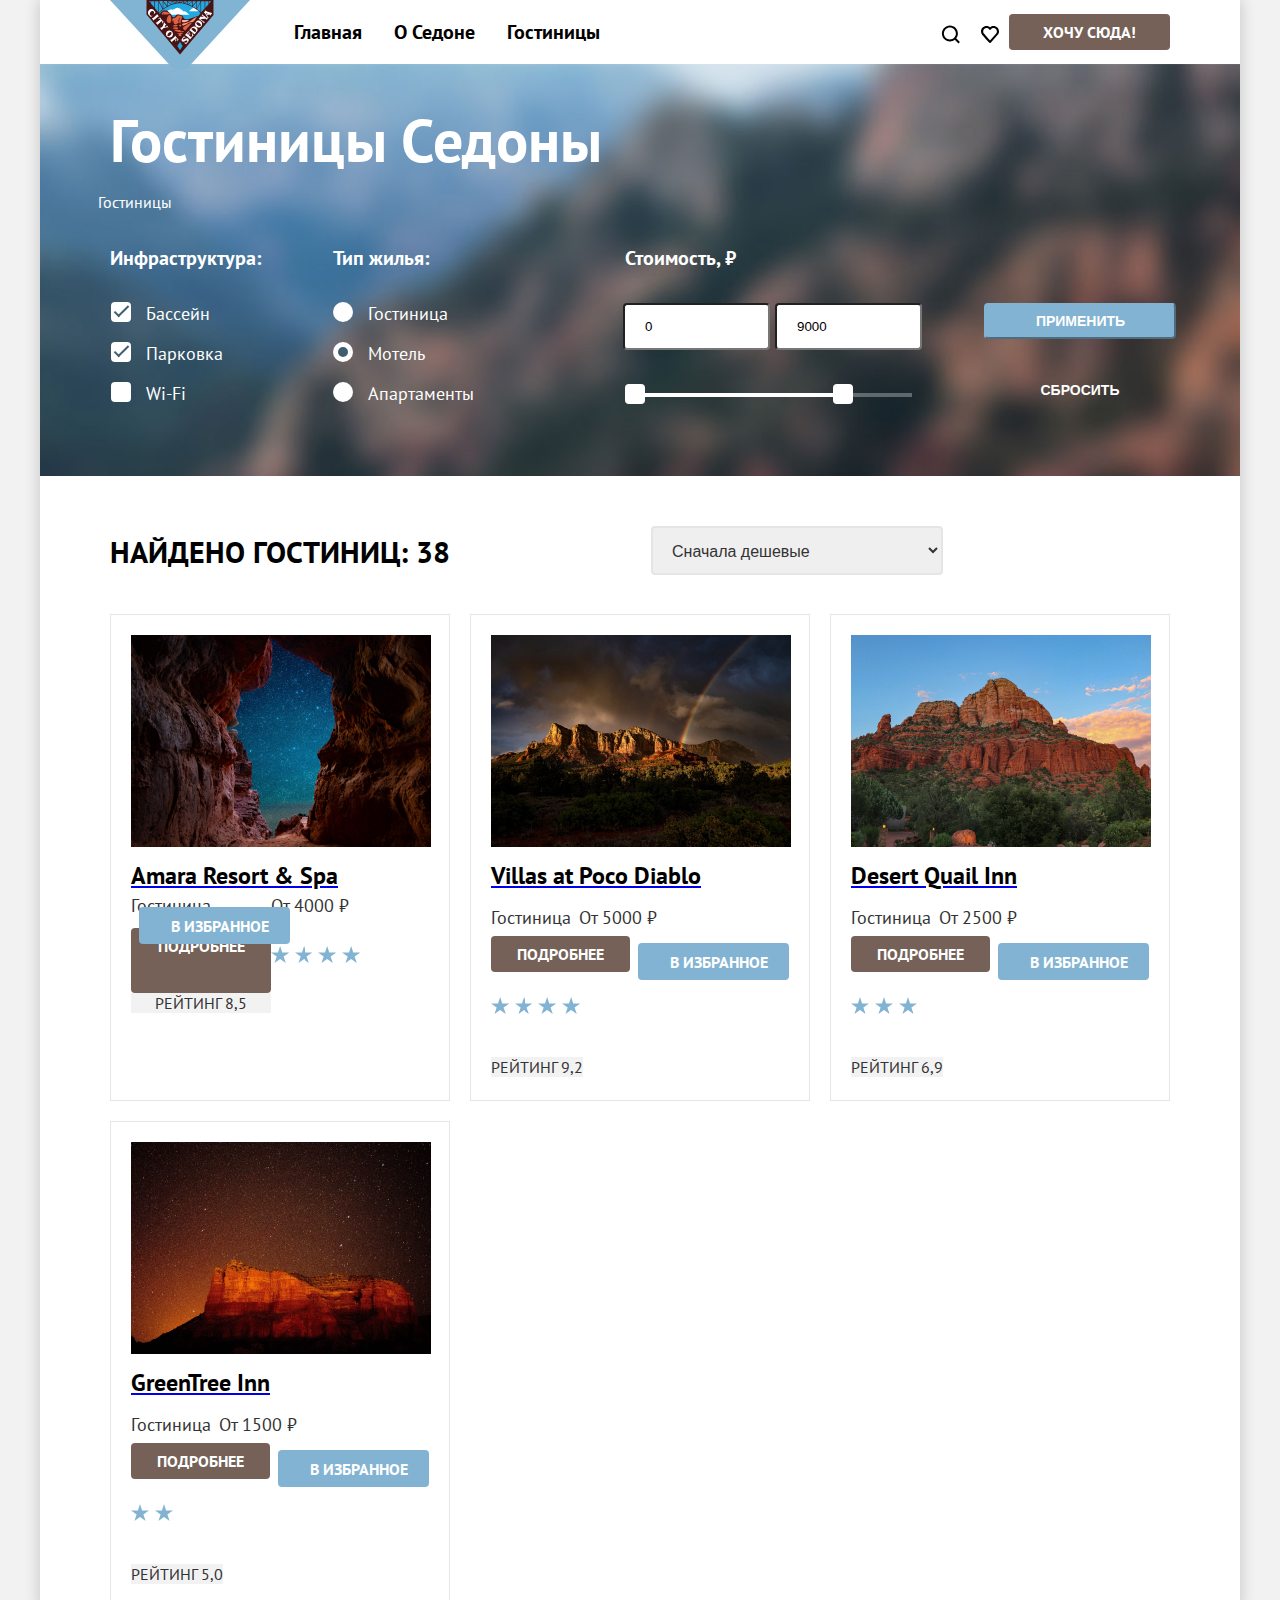
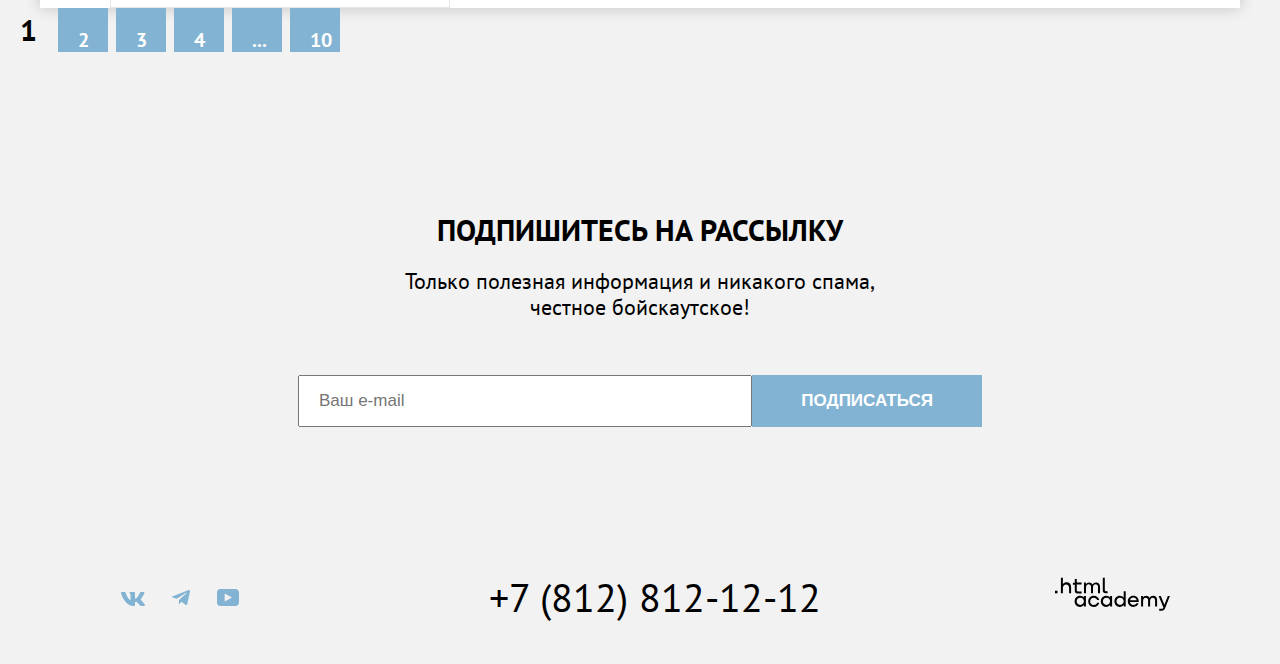
<file: 7/catalog.html>
<!DOCTYPE html>
<html lang="ru">

  <head>
    <meta charset="utf-8">
    <title>Каталог</title>

    <link rel="stylesheet" href="styles/styles.css">

    <base href="https://htmlacademy-htmlcss.github.io/2077105-sedona-36/7/">
</head>

  <body class="catalog-page">
    <div class="page-container">

      <header class="main-header">
        <a class="fav-icon" href="#">
          <img class="logo" src="images/logo.svg" width="140" height="70" alt="Логотип Седоны">
        </a>
        <nav class="navigation">
          <ul class="navigation-list">
            <li class="navigation-item navigation-item-main">
              <a class="navigation-link" href="index.html">Главная</a>
            </li>
            <li class="navigation-item navigation-item-about">
              <a class="navigation-link" href="about.html">О Седоне</a>
            </li>
            <li class="navigation-item navigation-item-catalog">
              <a class="navigation-link" href="catalog.html">Гостиницы</a>
            </li>
          </ul>
          <ul class="navigation-user">
            <li class="navigation-icon">
              <a class="navigation-icon-img" href="#">
                <svg width="21" height="20" viewBox="0 0 21 20" fill="none" xmlns="http://www.w3.org/2000/svg">
                  <path
                    d="M19.8928 18.0083L16.1928 14.3287C17.1928 13.0359 17.8928 11.3453 17.8928 9.4558C17.8928 5.08011 14.2928 1.5 9.89282 1.5C5.49282 1.5 1.89282 5.17956 1.89282 9.55525C1.89282 13.9309 5.49282 17.511 9.89282 17.511C11.6928 17.511 13.3928 16.9144 14.7928 15.8204L18.4928 19.5L19.8928 18.0083ZM9.89282 15.5221C6.59282 15.5221 3.89282 12.837 3.89282 9.55525C3.89282 6.27348 6.59282 3.5884 9.89282 3.5884C13.1928 3.5884 15.8928 6.27348 15.8928 9.55525C15.8928 12.837 13.1928 15.5221 9.89282 15.5221Z"
                    fill="black" />
                </svg>
                <span class="visually-hidden">
                  Поиск
                </span>
              </a>
            </li>
            <li class="navigation-icon">
              <a class="navigation-icon-img" href="#">
                <svg width="20" height="20" viewBox="0 0 20 20" fill="none" xmlns="http://www.w3.org/2000/svg">
                  <path
                    d="M9.9 19C9.6 19 9.3 18.9 9.1 18.6C3.7 12.5 2.4 11.1 2.1 10.7C1.4 9.8 1 8.6 1 7.4C1 4.4 3.4 2 6.5 2C7.8 2 9 2.5 10 3.3C11 2.5 12.3 2 13.5 2C16.5 2 19 4.4 19 7.4C19 8.7 18.5 9.9 17.7 10.8L10.7 18.7C10.5 18.9 10.3 19 9.9 19ZM3.9 9.5C4.2 9.9 7.4 13.5 10 16.4L16.2 9.4C16.7 8.9 16.9 8.2 16.9 7.4C16.9 5.6 15.4 4.1 13.6 4.1C12.6 4.1 11.6 4.6 10.9 5.4C10.6 5.7 10.3 5.8 10 5.8C9.7 5.8 9.4 5.6 9.2 5.4C8.5 4.6 7.5 4.1 6.5 4.1C4.7 4.1 3.2 5.6 3.2 7.4C3.1 8.3 3.5 9 3.9 9.5C3.8 9.5 3.8 9.5 3.9 9.5Z"
                    fill="black" />
                </svg>
                <span class="visually-hidden">
                  Избранное
                </span>
                <span class="favourite-number visually-hidden ">
                  12
                </span>
              </a>
            </li>
            <li class="navigation-icon navigation-icon-button">
              <a class="navigation-button" href="#">Хочу сюда!</a>
            </li>
          </ul>
        </nav>
      </header>

      <main class="main-inner">
        <div class="filter-container">
          <header class="inner-header">
            <h1 class="inner-header-title">Гостиницы Седоны</h1>
            <ul class="breadcrumbs">
              <li class="breadcrumbs-item">
                <a class="breadcrumbs-link breadcrumbs-main visually-hidden" href="index.html">Главная</a>
              </li>
              <li class="breadcrumbs-item">
                <a class="breadcrumbs-link" href="#">Гостиницы</a>
              </li>
            </ul>
          </header>

          <section class="filter">
            <h2 class="visually-hidden">Фильтры</h2>
            <form class="catalog-filter" action="https://echo.htmlacademy.ru/" method="get">

              <fieldset class="catalog-filter-group">
                <legend class="catalog-filter-title">Инфраструктура:</legend>
                <ul class="catalog-filter-list">
                  <li class="catalog-filter-item">
                    <input class="checkbox-input visually-hidden" type="checkbox" id="pool" name="pool" checked>
                    <label class="checkbox-label" for="pool">Бассейн</label>
                  </li>
                  <li class="catalog-filter-item">
                    <input class="checkbox-input visually-hidden" type="checkbox" id="parking" name="parking" checked>
                    <label class="checkbox-label" for="parking">Парковка</label>
                  </li>
                  <li class="catalog-filter-item">
                    <input class="checkbox-input visually-hidden" type="checkbox" id="wi-fi" name="wi-fi">
                    <label class="checkbox-label" for="wi-fi">Wi-Fi</label>
                  </li>
                </ul>
              </fieldset>

              <fieldset class="catalog-filter-group">
                <legend class="catalog-filter-title">Тип жилья:</legend>
                <ul class="catalog-filter-list">
                  <li class="catalog-filter-item">
                    <input class="radio-input visually-hidden" type="radio" id="hotel" value="hotel" name="type-home"
                      checked>
                    <label class="radio-label" for="hotel">Гостиница</label>
                  </li>
                  <li class="catalog-filter-item">
                    <input class="radio-input visually-hidden" type="radio" id="motel" value="motel" name="type-home"
                      checked>
                    <label class="radio-label" for="motel">Мотель</label>
                  </li>
                  <li class="catalog-filter-item">
                    <input class="radio-input visually-hidden" type="radio" id="apartments" value="apartments"
                      name="type-home">
                    <label class="radio-label" for="apartments">Апартаменты</label>
                  </li>
                </ul>
              </fieldset>

              <fieldset class="catalog-filter-group catalog-filter-group-price">
                <legend class="catalog-filter-title">Стоимость, ₽</legend>
                <label class="catalog-filter-label-min">
                  <input class="range-input-min" type="text" value="0" name="min-price">
                </label>
                <label class="catalog-filter-label-max">
                  <input class="range-input-max" type="number" value="9000" name="max-price">
                </label>

                <div class="range-container">
                  <div class="range-scale">
                    <div class="range"></div>
                  </div>
                  <button class="range-handler range-handler-min">
                    <span class="visually-hidden">Установите минимальную стоимость гостиницы</span>
                  </button>
                  <button class="range-handler range-handler-max">
                    <span class="visually-hidden">Установите максимальную стоимость гостиницы</span>
                  </button>
                </div>
              </fieldset>

              <div class="buttons-catalog">
                <button class="button-filter button-submit" type="submit">Применить</button>
                <button class="button-filter button-reset" type="reset">Сбросить</button>
              </div>
            </form>
          </section>
        </div>

        <section class="search-results">
          <h2 class="search-hotels">Найдено гостиниц: 38</h2>
          <select class="select-control" aria-label="Сортировка">
            <option value="cheap">Сначала дешевые</option>
            <option value="expensive">Сначала дорогие</option>
            <option value="popular">Сначала популярные</option>
            <option value="sale">Сначала по скидке</option>
          </select>
          <ul class="view-mode">
            <li class="view-mode-item">
              <a href="#" class="button-mode button-mode-active">
                <span class="visually-hidden">Показать плиткой</span>
              </a>
            </li>
            <li class="view-mode-item">
              <a href="#" class="button-mode">
                <span class="visually-hidden">Показать слайды</span>
              </a>
            </li>
            <li class="view-mode-item">
              <a href="#" class="button-mode">
                <span class="visually-hidden">Показать списком</span>
              </a>
            </li>
          </ul>
        </section>

        <section class="catalog">
          <h2 class="visually-hidden">Список товаров</h2>
          <ul class="product-card">
            <li class="product-card-item">
              <a class="product-card-hotel" href="#">
                <img src="images/hotel-1.jpg" width="300" height="212" alt="Гостиница Amara Resort & Spa">
              </a>
              <a class="product-card-link" href="#">
                <h3 class="product-card-title">Amara Resort & Spa</h3>
              </a>
              <div class="catalog-container">
                <span class="product-card-name">Гостиница</span>
                <span class="product-card-price">От 4000 ₽</span>
                <a class="product-card-button button-detail" href="#">Подробнее</a>
                <a class="product-card-button button-favorite" href="#">В избранное</a>
                <p class="stars stars-four">
                  <span class="visually-hidden">Рейтинг гостиницы - четыре звезды</span>
                </p>
                <span class="product-card-button button-rang">Рейтинг 8,5</span>
              </div>
            </li>
            <li class="product-card-item">
              <a class="product-card-hotel" href="#">
                <img src="images/hotel-2.jpg" width="300" height="212" alt="Гостиница Villas at Poco Diabl">
              </a>
              <a class="product-card-link" href="#">
                <h3 class="product-card-title">Villas at Poco Diablo</h3>
              </a>
              <span class="product-card-name">Гостиница</span>
              <span class="product-card-price">От 5000 ₽</span>
              <a class="product-card-button button-detail" href="#">Подробнее</a>
              <a class="product-card-button button-favorite" href="#">В избранное</a>
              <p class="stars stars-four">
                <span class="visually-hidden">Рейтинг гостиницы - четыре звезды</span>
              </p>
              <span class="product-card-button button-rang">Рейтинг 9,2</span>
            </li>
            <li class="product-card-item">
              <a class="product-card-hotel" href="#">
                <img src="images/hotel-3.jpg" width="300" height="212" alt="Гостиница Desert Quail Inn">
              </a>
              <a class="product-card-link" href="#">
                <h3 class="product-card-title">Desert Quail Inn</h3>
              </a>
              <span class="product-card-name">Гостиница</span>
              <span class="product-card-price">От 2500 ₽</span>
              <a class="product-card-button button-detail" href="#">Подробнее</a>
              <a class="product-card-button button-favorite" href="#">В избранное</a>
              <p class="stars stars-three">
                <span class="visually-hidden">Рейтинг гостиницы - три звезды</span>
              </p>
              <span class="product-card-button button-rang">Рейтинг 6,9</span>
            </li>
            <li class="product-card-item">
              <a class="product-card-hotel" href="#">
                <img src="images/hotel-4.jpg" width="300" height="212" alt="Гостиница GreenTree Inn">
              </a>
              <a class="product-card-link" href="#">
                <h3 class="product-card-title">GreenTree Inn</h3>
              </a>
              <span class="product-card-name">Гостиница</span>
              <span class="product-card-price">От 1500 ₽</span>
              <a class="product-card-button button-detail" href="#">Подробнее</a>
              <a class="product-card-button button-favorite" href="#">В избранное</a>
              <p class="stars stars-two">
                <span class="visually-hidden">Рейтинг гостиницы - две звезды</span>
              </p>
              <span class="product-card-button button-rang">Рейтинг 5,0</span>
            </li>
          </ul>
        </section>
    </div>

    <div class="pagination-page">
      <ul class="pagination">
        <li class="pagination-item">
          <a class="button-pagination-link pagination-current">1</a>
        </li>
        <li class="pagination-item">
          <a class="button-pagination-link pagination-next" href="#">2</a>
        </li>
        <li class="pagination-item">
          <a class="button-pagination-link pagination-next" href="#">3</a>
        </li>
        <li class="pagination-item">
          <a class="button-pagination-link pagination-next" href="#">4</a>
        </li>
        <li class="pagination-item">
          <a class="button-pagination-link pagination-next" href="#">...</a>
        </li>
        <li class="pagination-item">
          <a class="button-pagination-link pagination-next" href="#">10</a>
        </li>
      </ul>
    </div>

    </main>


    <footer class="page-footer">
      <section class="email-catalog">
        <h2 class="email-title">Подпишитесь на рассылку</h2>
        <p class="email-description">Только полезная информация и никакого спама, честное бойскаутское!</p>
        <form class="subscribe-form" action="https://echo.htmlacademy.ru/" method="post">
          <label for="email" class="visually-hidden">Введите свой e-mail</label>
          <input class="field" id="email" type="email" name="subscribe-email" placeholder="Ваш e-mail" required>
          <button class="subscribe-button" type="submit">Подписаться</button>
        </form>
      </section>
      <section class="footer-social">
        <h3 class="visually-hidden">Контакты</h3>
        <section>
          <ul class="footer-social-list">
            <li class="footer-social-item">
              <a class="social-button" href="https://vk.com/htmlacademy" aria-label="Вконтакте">
                <svg class="social-svg" width="24" height="14" viewBox="0 0 24 14" fill="none"
                  xmlns="http://www.w3.org/2000/svg">
                  <path fill-rule="evenodd" clip-rule="evenodd"
                    d="M23.45 0.948C23.616 0.402 23.45 0 22.655 0H20.03C19.362 0 19.054 0.347 18.887 0.73C18.887 0.73 17.552 3.926 15.661 6.002C15.049 6.604 14.771 6.795 14.437 6.795C14.27 6.795 14.019 6.604 14.019 6.057V0.948C14.019 0.292 13.835 0 13.279 0H9.151C8.734 0 8.483 0.304 8.483 0.593C8.483 1.214 9.429 1.358 9.526 3.106V6.904C9.526 7.737 9.373 7.888 9.039 7.888C8.149 7.888 5.984 4.677 4.699 1.003C4.45 0.288 4.198 0 3.527 0H0.9C0.15 0 0 0.347 0 0.73C0 1.412 0.89 4.8 4.145 9.281C6.315 12.341 9.37 14 12.153 14C13.822 14 14.028 13.632 14.028 12.997V10.684C14.028 9.947 14.186 9.8 14.715 9.8C15.105 9.8 15.772 9.992 17.33 11.467C19.11 13.216 19.403 14 20.405 14H23.03C23.78 14 24.156 13.632 23.94 12.904C23.702 12.18 22.852 11.129 21.725 9.882C21.113 9.172 20.195 8.407 19.916 8.024C19.527 7.533 19.638 7.314 19.916 6.877C19.916 6.877 23.116 2.451 23.449 0.948H23.45Z" />
                </svg>
              </a>
            </li>
            <li class="footer-social-item">
              <a class="social-button" href="https://t.me/htmlacademy" aria-label="Телеграм">
                <svg class="social-svg" width="18" height="16" viewBox="0 0 18 16" fill="none"
                  xmlns="http://www.w3.org/2000/svg">
                  <path
                    d="M16.785 0.0992597L0.840489 6.24776C-0.247661 6.68481 -0.241365 7.29184 0.640845 7.56253L4.73445 8.83953L14.2058 2.8637C14.6537 2.59121 15.0629 2.7378 14.7265 3.03636L7.05283 9.96185H7.05103L7.05283 9.96275L6.77045 14.1823C7.18413 14.1823 7.36669 13.9925 7.59871 13.7686L9.58705 11.8351L13.7229 14.89C14.4855 15.31 15.0332 15.0941 15.2229 14.1841L17.9379 1.38885C18.2158 0.274623 17.5126 -0.229883 16.785 0.0992597Z" />
                </svg>
              </a>
            </li>
            <li class="footer-social-item">
              <a class="social-button" href="https://www.youtube.com/user/htmlacademyru" aria-label="Ютуб">
                <svg class="social-svg" width="22" height="17" viewBox="0 0 22 17" fill="none"
                  xmlns="http://www.w3.org/2000/svg">
                  <path
                    d="M18.607 0H3.17413C1.31343 0 0 1.59375 0 3.4V13.4937C0 15.4062 1.31343 17 3.17413 17H18.8259C20.4677 17 22 15.4062 22 13.6V3.4C21.7811 1.59375 20.4677 0 18.607 0ZM7.66169 12.5375V4.4625L14.995 8.5L7.66169 12.5375Z" />
                </svg>
              </a>
            </li>
          </ul>
        </section>
        <section class="footer-phone-container">
          <a class="footer-phone" href="tel:+78128121212">+7 (812) 812-12-12</a>
        </section>
        <section class="footer-logo-container">
          <a class="htmlacademy" href="https://htmlacademy.ru/">
            <svg class="htmlacademy-svg" width="115" height="34" viewBox="0 0 115 34" fill="none"
              xmlns="http://www.w3.org/2000/svg">
              <path d="M0 13.7232V16.3232H2.5V13.7232H0Z" fill="black" />
              <path
                d="M11.6 5.32324C10 5.32324 8.8 6.02324 8 7.02324H7.9V0.823242H5.9V16.3232H7.9V11.0232C7.9 8.92324 9.2 7.42324 11.2 7.42324C13 7.42324 14.1 8.82324 14.1 10.6232V16.3232H16.1V10.2232C16.2 7.22324 14.3 5.32324 11.6 5.32324Z" />
              <path
                d="M26.6 5.62324H21.8V1.92324H19.8V5.72324H17.9V7.72324H19.8V13.7232C19.8 15.4232 20.8 16.4232 22.5 16.4232H26.6V14.4232H22.9C22.2 14.4232 21.8 14.0232 21.8 13.3232V7.62324H26.6V5.62324Z" />
              <path
                d="M41.1 5.42324C39.5 5.42324 38.2 6.22324 37.6 7.52324H37.5C36.9 6.32324 35.7 5.42324 34.1 5.42324C32.7 5.42324 31.6 6.22324 31 7.22324H30.9V5.62324H29V16.2232H31V10.8232C31 8.82324 32 7.32324 33.6 7.32324C35.1 7.32324 36 8.32324 36 9.92324V16.2232H38V10.6232C38 8.22324 39.4 7.32324 40.6 7.32324C42.1 7.32324 43 8.32324 43 9.92324V16.2232H45V9.72324C45.1 7.22324 43.6 5.42324 41.1 5.42324Z" />
              <path
                d="M47.8 13.5232C47.8 15.2232 48.8 16.2232 50.6 16.2232H52.6V14.2232H50.9C50.2 14.2232 49.8 13.8232 49.8 13.1232V0.823242H47.8V13.5232Z" />
              <path
                d="M28.9 20.5232C28 19.4232 26.7 18.7232 25 18.7232C21.9 18.7232 19.6 21.0232 19.6 24.3232C19.6 27.6232 21.9 29.9232 25 29.9232C26.8 29.9232 28 29.1232 28.8 28.0232H28.9V29.6232H30.9V19.0232H28.9V20.5232ZM25.3 27.9232C23.1 27.9232 21.7 26.3232 21.7 24.3232C21.7 22.3232 23.1 20.7232 25.3 20.7232C27.5 20.7232 28.9 22.3232 28.9 24.3232C28.9 26.2232 27.5 27.9232 25.3 27.9232Z" />
              <path
                d="M44.2 22.8232C43.7 20.4232 41.6 18.7232 38.8 18.7232C35.4 18.7232 33.2 21.2232 33.2 24.3232C33.2 27.4232 35.4 29.9232 38.8 29.9232C41.6 29.9232 43.7 28.1232 44.2 25.7232H42.1C41.7 27.0232 40.4 28.0232 38.8 28.0232C36.6 28.0232 35.2 26.4232 35.2 24.4232C35.2 22.4232 36.6 20.8232 38.8 20.8232C40.4 20.8232 41.6 21.8232 42.1 23.0232H44.2V22.8232Z" />
              <path
                d="M55.1 20.5232C54.2 19.4232 52.9 18.7232 51.2 18.7232C48.1 18.7232 45.8 21.0232 45.8 24.3232C45.8 27.6232 48.1 29.9232 51.2 29.9232C53 29.9232 54.2 29.1232 55 28.0232H55.1V29.6232H57.1V19.0232H55.1V20.5232ZM51.5 27.9232C49.3 27.9232 47.9 26.3232 47.9 24.3232C47.9 22.3232 49.3 20.7232 51.5 20.7232C53.7 20.7232 55.1 22.3232 55.1 24.3232C55.1 26.2232 53.6 27.9232 51.5 27.9232Z" />
              <path
                d="M68.7 20.6232C67.8 19.5232 66.5 18.7232 64.8 18.7232C61.7 18.7232 59.4 21.0232 59.4 24.3232C59.4 27.6232 61.6 29.9232 64.8 29.9232C66.5 29.9232 67.8 29.1232 68.6 28.1232H68.7V29.6232H70.7V14.2232H68.7V20.6232ZM65.1 27.9232C62.9 27.9232 61.5 26.3232 61.5 24.3232C61.5 22.3232 62.9 20.7232 65.1 20.7232C67.3 20.7232 68.7 22.3232 68.7 24.3232C68.6 26.3232 67.2 27.9232 65.1 27.9232Z" />
              <path
                d="M78.3 18.7232C75 18.7232 72.8 21.2232 72.8 24.3232C72.8 27.3232 74.9 29.9232 78.3 29.9232C80.8 29.9232 82.8 28.6232 83.5 26.3232H81.4C80.9 27.3232 79.8 27.9232 78.4 27.9232C76.5 27.9232 75.1 26.6232 75 25.0232H83.8C84 21.4232 81.8 18.7232 78.3 18.7232ZM78.3 20.6232C80 20.6232 81.3 21.6232 81.6 23.2232H75.1C75.4 21.7232 76.6 20.6232 78.3 20.6232Z" />
              <path
                d="M98.2 18.7232C96.6 18.7232 95.3 19.5232 94.6 20.7232H94.5C93.9 19.5232 92.7 18.7232 91.1 18.7232C89.7 18.7232 88.6 19.4232 88 20.5232V19.0232H86.1V29.6232H88.1V24.2232C88.1 22.2232 89.1 20.8232 90.7 20.7232C92.2 20.7232 93.1 21.7232 93.1 23.3232V29.6232H95.1V24.0232C95.1 21.6232 96.5 20.7232 97.7 20.7232C99.2 20.7232 100.1 21.7232 100.1 23.3232V29.6232H102.1V23.1232C102.2 20.5232 100.7 18.7232 98.2 18.7232Z" />
              <path
                d="M109.4 27.8232L105.8 18.9232H103.6L108.4 30.5232C108.1 31.4232 107.7 31.7232 106.7 31.7232H104.2V33.7232H106.7C108.5 33.7232 109.5 32.9232 110.2 31.1232L114.9 18.9232H112.8L109.4 27.8232Z" />
            </svg>
          </a>
        </section>
      </section>



    </footer>


    </div>
  </body>

</html>
</file>
<file: styles/styles.css>
@font-face {
  font-family: "PT Sans";
  font-style: normal;
  font-weight: 400;
  src: url("../fonts/ptsans-400.woff2") format("woff2");
  font-display: swap;
}

@font-face {
  font-family: "PT Sans";
  font-style: normal;
  font-weight: 700;
  src: url("../fonts/ptsans-700.woff2") format("woff2");
  font-display: swap;
}

.visually-hidden {
  position: absolute;
  width: 1px;
  height: 1px;
  margin: -1px;
  border: 0;
  padding: 0;
  white-space: nowrap;
  clip-path: inset(100%);
  clip: rect(0 0 0 0);
  overflow: hidden;
}

html {
  height: 100%;
}

body {
  font-family: "PT Sans", sans-serif;
  font-size: 30px;
  line-height: 36px;
  color: #000000;
  padding: 0;
  margin: 0;
  background-color: #f2f2f2;
  display: flex;
  flex-direction: column;
  min-height: 100%;
}

.page-container {
  width: 1200px;
  background-color: #ffffff;
  margin: 0 auto;
  box-shadow: 0 0 15px rgba(0, 0, 0, 0.2);
}

.main-header {
  font-weight: 700;
  font-size: 20px;
  line-height: 24px;
  position: relative;
  padding-left: 238px;
}

.fav-icon {
  position: absolute;
  top: 0;
  left: 70px;
}

.fav-icon:hover {
  opacity: 0.6;
}

.logo {
  width: 140px;
  display: block;
}

.navigation {
  display: flex;
  width: 892px;
  justify-content: space-between;
}

.navigation-list {
  margin: 0;
  padding: 0;
  list-style: none;
  width: 470px;
  display: flex;
  flex-wrap: wrap;
}

.navigation-link {
  text-align: center;
  text-decoration: none;
  color: #000000;
  padding: 20px 16px;
  display: block;
  position: relative;
}

.navigation-link:hover {
  color: rgba(0, 0, 0, 0.3);
}

.navigation-link-active::before {
  content: "";
  border-top: 2px solid #756257;
  width: calc(100% - 32px);
  height: 1px;
  position: absolute;
  bottom: -2px;
  left: 16px;
}

.navigation-link:focus {
  background-color: rgba(0, 0, 0, 0.1);
}

.navigation-user {
  margin: 0 0 0 auto;
  padding: 0;
  list-style: none;
  width: 280px;
  display: flex;
  align-items: center;
  justify-content: flex-end;
  padding-left: 133px;
  gap: 1px;
}

.navigation-icon-img {
  text-align: center;
  color: #000000;
  display: block;
  text-decoration: none;
  padding: 22px 9px 13px 10px;
  margin: 0 auto;
  position: relative;
}

.navigation-icon-img:hover {
  opacity: 0.3;
}

.favourite-number {
  min-width: 18px;
  height: 19px;
  background: #7db54f;
  border-radius: 10px;
  color: #ffffff;
  position: absolute;
  bottom: 35px;
  right: 0;
  font-weight: 400;
  font-size: 10px;
  line-height: 10px;
  text-align: center;
  top: 11px;
  display: flex;
  align-items: center;
  justify-content: center;
  padding-left: 5px;
  padding-right: 5px;
  box-sizing: border-box;
}

.navigation-icon-button {
  padding-left: 25px;
}

.navigation-button {
  display: block;
  font-weight: 700;
  font-size: 16px;
  line-height: 20px;
  text-align: center;
  text-transform: uppercase;
  text-decoration: none;
  color: #FFFFFF;
  background-color: rgba(117, 97, 87, 1);
  padding: 8px 34px;
  align-items: flex-end;
  border-radius: 4px;
  cursor: pointer;
}

.navigation-button:hover {
  background-color: #615048;
}

.navigation-button:focus {
  background-color: #615048;
}

.navigation-button:active {
  background-color: #756157;
}

.main-container {
  flex-grow: 1;
}

.main-index {
  font-weight: 700;
}

.main-page-container {}

.hero {
  background-color: #74848f;
  background-image: url("../images/divider.svg"), url("../images/index-background.jpg");
  background-size: 100% 57px, cover;
  background-repeat: no-repeat, no-repeat;
  background-position: center bottom, center top;
  text-align: center;
  padding-top: 51px;
  padding-bottom: 75px;
}

.advantages {
  padding-top: 70px;
}

.info-title {
  font-weight: 700;
  font-size: 30px;
  line-height: 36px;
  text-transform: uppercase;
  padding: 0;
  margin: 0 auto 24px;
  width: 650px;
  text-align: center;
}

.info-description {
  font-weight: 400;
  font-size: 22px;
  line-height: 26px;
  text-align: center;
  padding: 0;
  margin: 0 auto 90px;
  width: 700px;
}

.advantages-list {
  text-align: center;
  margin: 0;
  padding: 0;
  display: flex;
  flex-wrap: wrap;
  justify-content: space-between;
  width: 100%;
  list-style: none;

}

.advantages-item {
  width: 400px;
  padding-top: 114px;
  padding-bottom: 112px;
}

.advantages-item-main {
  color: #FFFFFF;
  background-color: #82B3D3;
  display: flex;
  width: 100%;
  padding: 0;
}

.advantages-wrapper {
  width: 400px;
  padding-top: 103px;
  padding-bottom: 100px;
}

.advantages-image-wrapper {
  height: 100%;
  width: 800px;
  overflow: hidden;
}

.advantages-image {
  display: block;
  height: 100%;
  width: auto;

}

.advantages-title {
  font-size: 24px;
  line-height: 28px;
  text-align: center;
  text-transform: uppercase;
  width: 175px;
  margin: 0 auto 62px;
  position: relative;
}

.advantages-title::after {
  content: "";
  width: 60px;
  height: 1px;
  border-top: 2px solid rgba(0, 0, 0, 0.3);
  position: absolute;
  left: 50%;
  transform: translateX(-50%);
  bottom: -32px;
}

.advantages-item-main .advantages-title::after {
  border-color: rgba(255, 255, 255, 0.3);
}

.advantages-description {
  font-weight: 400;
  font-size: 18px;
  line-height: 21px;
  text-align: center;
  width: 230px;
  margin: 0 auto;
}

.advantages-item-square,
.advantages-item-tourist {
  color: #000000;
  background-color: rgba(131, 179, 211, 0.12);
  width: 400px;
}

.advantages-item-road {
  color: #000000;
  background-color: rgba(131, 179, 211, 0.2);
  width: 400px;
}

.services {}

.invitation-title {
  text-align: center;
  text-transform: uppercase;
  font-size: 30px;
  line-height: 36px;
  padding-top: 64px;
  width: 505px;
  margin: 0 auto;
}

.invitation-description {
  font-weight: 400;
  font-size: 22px;
  line-height: 26px;
  text-align: center;
}

.services-list {
  text-align: center;
  padding: 0;
  padding-top: 32px;
  list-style: none;
  display: flex;
  flex-wrap: wrap;
}

.services-item {
  color: #000000;
  background-color: rgba(131, 179, 211, 0.12);
  width: 400px;

}

.services-item-home {
  background-image: url("../images/home.svg");
  background-size: auto;
  background-repeat: no-repeat;
  background-position: 50% 80px;
  align-items: center;
}

.services-item-food {
  background-color: #FFFFFF;
  background-image: url("../images/food.svg");
  background-size: auto;
  background-repeat: no-repeat;
  background-position: 50% 80px;
}

.services-item-souvenir {
  background-image: url("../images/souvenir.svg");
  background-size: auto;
  background-repeat: no-repeat;
  background-position: 50% 77px;
}

.services-title {
  font-weight: 700;
  font-size: 24px;
  line-height: 28px;
  text-align: center;
  text-transform: uppercase;
  margin-top: 181px;
}

.services-description {
  font-weight: 400;
  font-size: 18px;
  line-height: 21px;
  text-align: center;
  width: 230px;
  margin: 0 auto;
  margin-top: 30px;
  margin-bottom: 81px;
}

.info-hotel {
  text-align: center;
  width: 592px;
  margin: 0 auto;
  padding-bottom: 98px;
}

.info-hotel-title {
  font-weight: 700;
  font-size: 30px;
  line-height: 36px;
  text-transform: uppercase;
  padding: 0;
  margin: 0 auto;
  padding-top: 67px;
  margin-bottom: 20px;
}

.info-hotel-description {
  font-weight: 400;
  font-size: 22px;
  line-height: 26px;
  margin: 0;
  width: 592px;
  align-items: center;
  margin-bottom: 53px;
}

.button-hotel {
  display: inline-block;
  font-weight: 700;
  font-size: 20px;
  line-height: 36px;
  text-transform: uppercase;
  text-decoration: none;
  color: #ffffff;
  background-color: #756157;
  padding: 9px 50px 7px 50px;
  border-radius: 4px;
}

.button-hotel:hover {
  background-color: #615048;
}

.button-hotel:focus {
  background-color: #615048;
}

.button-hotel:active {
  background-color: #756157;
}

.pafe-footer {
  margin: 0;
  padding: 0;
}

.email {
  text-align: center;
  background-color: #74848f;
  background-image: url("../images/background.jpg");
  background-size: cover;
  background-repeat: no-repeat;
  width: 1200px;
  color: #ffffff;
  padding-bottom: 103px;
}

.email-title {
  font-weight: 700;
  font-size: 30px;
  line-height: 36px;
  text-transform: uppercase;
  padding: 0;
  margin: 0 auto;
  padding-top: 97px;
  padding-bottom: 20px;
}

.email-description {
  font-weight: 400;
  font-size: 22px;
  line-height: 26px;
  width: 475px;
  margin: 0 auto;
  padding: 0;
}

.subscribe-form {
  display: flex;
  flex-direction: row;
  width: 684px;
  margin: 0 auto;
  padding-top: 55px;
}

.field {
  width: 429px;
  font-weight: 400;
  font-size: 18px;
  line-height: 24px;
  padding-left: 18px;
  font-family: inherit;
  border-radius: 4px 0 0 4px;
  min-height: 45px;
  background-color: #f2f2f2;
  border: 3px solid transparent;
}

.field:hover {
  background-color: #e6e6e6;
}

.field:focus {
  background-color: #e6e6e6;
  border-color: #83b3d3;
  outline: none;
}

.subscribe-button {
  font-weight: 700;
  font-size: 17px;
  line-height: 36px;
  text-transform: uppercase;
  background-color: #82b3d3;
  color: #ffffff;
  width: 232px;
  border: none;
  border-radius: 0 4px 4px 0;
}

.subscribe-button:hover {
  background-color: #68a2ca
}

.subscribe-button:focus {
  background-color: #68a2ca;
}

.subscribe-button:active {
  background-color: #82b3d3;
}


.footer-social {
  display: grid;
  grid-template-columns: 232px 625px 203px;
  ;
  width: 1060px;
  margin: 0 auto;
  padding-top: 46px;
  padding-bottom: 45px;
}

.footer-social-list {
  margin: 0;
  padding: 0;
  display: flex;
  flex-direction: row;
  align-items: center;
  list-style: none;
  width: 146px;
  cursor: pointer;
  flex-wrap: wrap;
}

.social-button {
  display: flex;
  justify-content: center;
  align-items: center;
  padding: 9px 16px 9px 11px;
}

.social-svg {
  fill: #83B3D3;
}

.social-button:hover .social-svg {
  fill: #68a2ca;
}

.social-button:focus .social-svg {
  fill: #68a2ca;
}

.social-button:active .social-svg {
  fill: #68a2ca4d;
}

.footer-phone-container {
  text-align: center;
}

.footer-phone {
  margin: 0 auto;
  font-weight: 400;
  font-size: 40px;
  line-height: 40px;
  color: #000000;
  text-transform: uppercase;
  text-decoration: none;
  display: inline-block;
}

.footer-phone:hover {
  color: #756157;
}

.footer-phone:focus {
  color: #756157;
}

.footer-phone:active {
  color: #7561574d;
}

.footer-logo-container {
  text-align: right;
}

.htmlacademy {
  display: inline-block;
}

.htmlacademy-svg {
  fill: #000000;
}

.htmlacademy:hover .htmlacademy-svg {
  fill: #756157;
}

.htmlacademy:focus .htmlacademy-svg {
  fill: #756157;
}

.htmlacademy:active .htmlacademy-svg {
  fill: #7561574d;
}

.catalog-page {}

.main-inner {}

.filter-container {
  background-image: url("../images/catalog-background.jpg");
  color: #FFFFFF;
  background-size: cover;
  background-repeat: no-repeat;
  background-position: center 0;
  background-color: #74848f;
  height: 412px;
}

.inner-header {
  padding-top: 1px;
}

.inner-header-title {
  font-weight: 700;
  font-size: 60px;
  line-height: 78px;
  margin: 0 auto;
  padding: 0;
  padding-top: 36px;
  padding-left: 70px;
}

.breadcrumbs {
  display: flex;
  margin: 0;
  padding: 0;
  list-style: none;
  padding-left: 58px;
  padding-bottom: 31px;
}


.breadcrumbs-item {}

.breadcrumbs-link {
  font-weight: 400;
  font-size: 16px;
  line-height: 21px;
  text-decoration: none;
  color: #ffffff;
}

.breadcrumbs-main {
  background-image: url("../images/breadcrumbs-main.svg");
  background-repeat: no-repeat;
}

.filter {}

.catalog-filter {
  display: flex;
  flex-direction: row;
  justify-content: flex-start;
}

.catalog-filter-group {
  padding: 0;
  margin: 0;
  border: none;
  padding-left: 68px;
}

.catalog-filter-title {
  font-weight: 700;
  font-size: 20px;
  line-height: 24px;
  padding-bottom: 32px;
}

.catalog-filter-list {
  font-weight: 400;
  font-size: 18px;
  line-height: 23px;
  margin: 0;
  padding: 0;
  list-style: none;
}

.catalog-filter-item {}

.checkbox-label {
  display: inline-block;
  position: relative;
  font-weight: 400;
  font-size: 18px;
  line-height: 23px;
  min-height: 20px;
  padding-bottom: 17px;
  padding-left: 35px;
  margin-left: 3px;
}

.checkbox-label::before {
  content: "";
  width: 20px;
  height: 20px;
  background: #ffffff;
  border-radius: 4px;
  position: absolute;
  left: 0;
  top: 0;
}

.checkbox-label::after {
  content: "";
  width: 13px;
  height: 5px;
  position: absolute;
  left: 3px;
  top: 4px;
  border-left: 2px solid #3f5e72;
  border-bottom: 2px solid #3f5e72;
  transform: rotate(-45deg);
  display: none;
}

.checkbox-input:checked + .checkbox-label::after {
  display: block;
}

.radio-label {
  display: inline-block;
  position: relative;
  padding-left: 35px;
  font-weight: 400;
  font-size: 18px;
  line-height: 23px;
  min-height: 20px;
  padding-bottom: 17px;
  margin-left: 2px;
}

.radio-label::before {
  content: "";
  width: 20px;
  height: 20px;
  background: #ffffff;
  border-radius: 50%;
  border: 0 solid;
  position: absolute;
  left: 0;
  top: 0;
}

.radio-label::after {
  content: "";
  width: 10px;
  height: 10px;
  position: absolute;
  left: 5px;
  top: 5px;
  border: 0 solid #3f5e72;
  border-radius: 50%;
  background-size: 50% 50%;
  display: none;
  background-color: #3f5e72;
}

.radio-input:checked + .radio-label::after {
  display: block;
}

.checkbox-input {}

.type-home {}

.type-home-input {}

.catalog-filter-group-price {
  padding-left: 149px;
}

.catalog-filter-title {}

.catalog-filter-label-min,
.catalog-filter-label-max {
  font-weight: 700;
  font-size: 18px;
  line-height: 24px;
}

.search-hotels {
  font-weight: 700;
  font-size: 30px;
  line-height: 36px;
  text-transform: uppercase;
}

.range-input-min {
  width: 103px;
  padding: 14px 20px;
  border-radius: 4px
}

.range-input-max {
  width: 103px;
  padding: 14px 20px;
  border-radius: 4px
}

.range-container {
  position: relative;
  height: 20px;
  width: 287px;
}

.range-scale {
  width: 287px;
  height: 1px;
  border-top: 4px solid rgba(255, 255, 255, 0.3);
  position: absolute;
  left: 2px;
  top: 43px;
}

.range {
  width: 210px;
  height: 1px;
  border-top: 4px solid #ffffff;
  left: 0;
  top: -4px;
  position: absolute;
}

.range-handler {
  display: block;
  width: 20px;
  height: 20px;
  border: none;
  background: #ffffff;
  border-radius: 4px;
  position: absolute;
  top: 0;
}

.range-handler-min {
  left: 2px;
  top: 34px;
}

.range-handler-max {
  left: 210px;
  top: 34px;
}

.buttons-catalog {}

.button-filter {
  display: block;
  font-weight: 700;
  font-size: 14px;
  line-height: 20px;
  text-transform: uppercase;
}

.button-submit {
  background-color: #82b3d3;
  margin-top: 57px;
  margin-left: 62px;
  padding: 6px 5px 6px 6px;
  border-radius: 4px;
  width: 192px;
  color: #ffffff;
  border-color: #82B3D3;
  align-items: center;
  margin-bottom: 40px;
}

.button-reset {
  margin-left: 62px;
  width: 192px;
  background: none;
  border: none;
  color: #ffffff;
}

.search-results {
  display: flex;
  flex-direction: row;

}

.search-hotels {
  padding-top: 33px;
  padding-left: 70px;
}

.select-control {
  font-weight: 400;
  font-size: 16px;
  line-height: 21px;
  padding-top: 1px;
  height: 49px;
  margin-top: 50px;
  width: 292px;
  margin-left: 201px;
  border: 2px solid #e5e5e5;
  border-radius: 4px;
  padding-left: 15px;
  color: #333333;
}

.view-mode {
  list-style: none;
  display: flex;
  flex-direction: row;

}

.view-mode-item {}

.button-mode {}

.button-mode-active {}

.catalog-container {
  display: grid;
  grid-template-columns: 140px 140px;
}

.catalog {}

.product-card {
  display: grid;
  grid-template-columns: 340px 340px 340px;
  gap: 20px;
  list-style: none;
  margin: 0 auto;
  width: 1060px;
  padding: 0;
  padding-top: 19px;
}

.product-card-item {
  border: 1px solid #e6e6e6;
  padding: 20px;
  box-sizing: border-box;

}

.product-card-hotel {}

.product-card-link {}

.product-card-title {
  font-weight: 700;
  font-style: normal;
  font-size: 24px;
  line-height: 28px;
  color: #000000;
  text-decoration: none;
  margin: 0;
  margin-top: 8px;
  margin-bottom: 5px;
}

.product-card-name,
.product-card-price {
  font-weight: 400;
  font-size: 18px;
  line-height: 21px;
  color: #333333;
}

.button-detail {
  font-weight: 700;
  font-size: 16px;
  line-height: 20px;
  text-align: center;
  text-transform: uppercase;
  color: #FFFFFF;
  background-color: rgba(117, 97, 87, 1);
  text-decoration: none;
  padding: 8px 26px;
  border-radius: 4px;
  margin-top: 12px;
}

.button-favorite {
  font-weight: 700;
  font-size: 16px;
  line-height: 20px;
  text-align: center;
  text-transform: uppercase;
  color: #FFFFFF;
  background-color: #82B3D3;
  text-decoration: none;
  padding: 8px 21px 8px;
  border-radius: 4px;
  position: absolute;
  padding-top: 9px;
  margin-top: 12px;
  margin-left: 8px;
  padding-left: 32px;
}

.button-rang {
  font-weight: 400;
  font-size: 16px;
  line-height: 20px;
  text-align: center;
  text-transform: uppercase;
  color: #333333;
  background-color: #F2F2F2;
}

.stars {
  height: 17px;
  background: url("../images/star.svg") space 0 0;
}

.stars-one {
  width: 18px;
}

.stars-two {
  width: 42px;
}

.stars-three {
  width: 66px;
}

.stars-four {
  width: 89px;
}

.stars-five {
  width: 95px;
}

.pagination-page {
  display: flex;
  padding-bottom: 62px;
}

.pagination {
  list-style-type: none;
  display: flex;
  margin: 0;
  padding: 0;
}

.pagination-item:not(:last-child) {
  margin-right: 8px;
}

.pagination-item {}

.button-pagination-link {
  display: block;
  box-sizing: border-box;
  width: 50px;
  height: 44px;
  padding: 14px 20px;
  line-height: 16px;
  font-weight: 700;
  text-decoration: none;
}
}

.pagination-current {
  font-weight: 700;
  font-size: 20px;
  line-height: 36px;
  color: #000000;
  background-color: #F2F2F2;
  text-align: center;
}

.pagination-next {
  font-weight: 700;
  font-size: 20px;
  line-height: 36px;
  color: #FFFFFF;
  text-align: center;
  text-transform: uppercase;
  background-color: #82B3D3;
  text-decoration: none;
}

.email-catalog {
  text-align: center;
  color: #000000;
  padding-bottom: 102px;
}

.modal-container {
  display: flex;
  justify-content: center;
  align-items: center;
  position: fixed;
  left: 0;
  top: 0;
  width: 100%;
  height: 100%;
  background: #f2f2f2cc;
  display: none;
}

.modal {
  width: 717px;
  min-height: 576px;
  background: #ffffff;
  box-shadow: 0 25px 50px rgba(0, 0, 0, 0.15);
  border-radius: 30px;
}

.modal-hotels {
  font-weight: 700px;
  font-size: 30px;
  line-height: 36px;
  text-transform: uppercase;
  color: #000000;
}
</file>
<file: 4/styles/styles.css>
@font-face {
    font-family: "PT Sans";
    font-style: normal;
    font-weight: 400;
    src: url("../fonts/ptsans-400.woff2") format("woff2");
    font-display: swap;
}
@font-face {
    font-family: "PT Sans";
    font-style: normal;
    font-weight: 700;
    src: url("../fonts/ptsans-700.woff2") format("woff2");
    font-display: swap;
}
body {
    font-family: "PT Sans", sans-serif;
    font-size: 30px;
    line-height: 36px;
    background-color: #FFFFFF;
    color: #000000;
}
.main-header {
    font-weight: 700;
    font-size: 20px;
    line-height: 24px;
}
.navigation-link {
    text-align: center;
    text-decoration: none;
    text-transform: uppercase;
    color: #000000;
}
.navigation-button {
    font-weight: 700;
    font-size: 16px;
    line-height: 20px;
    text-align: center;
    text-transform: uppercase;
}
.navigation-icon-img {
    text-decoration: none;
}
.navigation-button {
    text-decoration: none;
    color: #FFFFFF;
    background-color: rgba(117, 97, 87, 1);
}
.main-index {
    font-weight: 700;
}
.hero {
    background-image: url("../images/index-background.jpg");
    background-size: 100% auto;
    background-repeat: no-repeat;
    width: 1200px;
    height: 485px;
    text-align: center;
}
.info-title {
    text-align: center;
    text-transform: uppercase;
}
.info-description {
    font-weight: 400;
    font-size: 22px;
    line-height: 26px;
    text-align: center;
}
.advantages-list {
    text-align: center;
}
.advantages-title {
    font-size: 24px;
    line-height: 28px;
    text-align: center;
    text-transform: uppercase;

}
.advantages-description {
    font-weight: 400;
    font-size: 18px;
    line-height: 21px;
    text-align: center;
}
.advantages-item-main {
    color: #FFFFFF;
    background-color: #82B3D3;
}
.advantages-item-square,
.advantages-item-tourist {
    color: #000000;
    background-color: rgba(131, 179, 211, 0.12);
}
.advantages-item-road {
    color: #000000;
    background-color: rgba(131, 179, 211, 0.2);
}
.invitation-title {
    text-align: center;
    text-transform: uppercase;
    font-size: 30px;
    line-height: 36px;
}
.invitation-description {
    font-weight: 400;
    font-size: 22px;
    line-height: 26px;
    text-align: center;
}
.services-list {
    text-align: center;
}
.services-item {
    color: #000000;
    background-color: rgba(131, 179, 211, 0.12);
}
.services-item-food {
    background-color: #FFFFFF;
}
.services-title {
    font-weight: 700;
    font-size: 24px;
    line-height: 28px;
    text-align: center;
    text-transform: uppercase;
}
.services-description {
    font-weight: 400;
    font-size: 18px;
    line-height: 21px;
    text-align: center;
}
.info-hotel {
    text-align: center;
}
.info-title {
    font-weight: 700;
    font-size: 30px;
    line-height: 36px;
    text-transform: uppercase;
}
.info-hotel-description {
    font-weight: 400;
    font-size: 22px;
    line-height: 26px;
}
.button-hotel {
    font-weight: 700;
    font-size: 20px;
    line-height: 36px;
    text-transform: uppercase;
    text-decoration: none;
}
.email {
    text-align: center;
    background-image: url("../images/background.jpg");
    background-size: 100% auto;
    background-repeat: no-repeat;
    width: 1200px;
    height: 415px;
}
.email-title {
    font-weight: 700;
    font-size: 30px;
    line-height: 36px;
    text-transform: uppercase;
}
.email-description {
    font-weight: 400;
    font-size: 22px;
    line-height: 26px;
}
.subscribe-button {
    font-weight: 700;
    font-size: 20px;
    line-height: 36px;
    text-transform: uppercase;
}
.inner-header-title {
    font-weight: 700;
    font-size: 60px;
    line-height: 78px;
}
.breadcrumbs-link {
    font-weight: 400;
    font-size: 16px;
    line-height: 21px;
    text-decoration: none;
}
.catalog-filter-title {
    font-weight: 700;
    font-size: 20px;
    line-height: 24px;
}
.filter-container {
    background-image: url("../images/catalog-background.jpg");
    color: #FFFFFF;
}
.catalog-filter-list {
    font-weight: 400;
    font-size: 18px;
    line-height: 23px;
}
.search-hotels {
    font-family: 700;
    font-size: 30px;
    line-height: 36px;
    text-transform: uppercase;
}
.select-control {
    font-weight: 400;
    font-size: 18px;
    line-height: 21px;
}
.catalog-filter-label-min,
.catalog-filter-label-max {
    font-weight: 700;
    font-size: 18px;
    line-height: 24px;
}
.button-filter {
    font-weight: 700;
    font-size: 16px;
    line-height: 20px;
    text-transform: uppercase;
}
.button-submit {
    background-color: #82B3D3;
}
.product-card-title {
    font-weight: 700;
    font-style: normal;
    font-size: 24px;
    line-height: 28px;
    color: #000000;
    text-decoration: none;
}
.product-card-name,
.product-card-price {
    font-weight: 400;
    font-size: 18px;
    line-height: 21px;
    color: #333333;
}
.button-detail {
    font-weight: 700;
    font-size: 16px;
    line-height: 20px;
    text-align: center;
    text-transform: uppercase;
    color: #FFFFFF;
    background-color: rgba(117, 97, 87, 1);
    text-decoration: none;
}
.button-favorite {
    font-weight: 700;
    font-size: 16px;
    line-height: 20px;
    text-align: center;
    text-transform: uppercase;
    color: #FFFFFF;
    background-color: #82B3D3;
    text-decoration: none;
}
.button-rang {
    font-weight: 400;
    font-size: 16px;
    line-height: 20px;
    text-align: center;
    text-transform: uppercase;
    color: #333333;
    background-color: #F2F2F2;
}
.pagination-current {
    font-weight: 700;
    font-size: 20px;
    line-height: 36px;
    color: #000000;
    background-color: #F2F2F2;
    text-align: center;
}
.pagination-next {
    font-weight: 700;
    font-size: 20px;
    line-height: 36px;
    color: #FFFFFF;
    text-align: center;
    text-transform: uppercase;
    background-color: #82B3D3;
    text-decoration: none;
}
.email-catalog {
    text-align: center;
    color: #000000;
}
</file>
<file: 7/styles/styles.css>
@font-face {
  font-family: "PT Sans";
  font-style: normal;
  font-weight: 400;
  src: url("../fonts/ptsans-400.woff2") format("woff2");
  font-display: swap;
}

@font-face {
  font-family: "PT Sans";
  font-style: normal;
  font-weight: 700;
  src: url("../fonts/ptsans-700.woff2") format("woff2");
  font-display: swap;
}
.visually-hidden {
  position: absolute;
  width: 1px;
  height: 1px;
  margin: -1px;
  border: 0;
  padding: 0;
  white-space: nowrap;
  clip-path: inset(100%);
  clip: rect(0 0 0 0);
  overflow: hidden;
}

html {
  height: 100%;
}

body {
  font-family: "PT Sans", sans-serif;
  font-size: 30px;
  line-height: 36px;
  color: #000000;
  padding: 0;
  margin: 0;
  background-color: #f2f2f2;
  display: flex;
  flex-direction: column;
  min-height: 100%;
}

.page-container {
  width: 1200px;
  background-color: #ffffff;
  margin: 0 auto;
  box-shadow: 0 0 15px rgba(0, 0, 0, 0.2);
}

header {

}

.main-header {
  font-weight: 700;
  font-size: 20px;
  line-height: 24px;
  position: relative;
  padding-left: 238px;
}

.fav-icon {
  position: absolute;
  top: 0;
  left: 70px;
}

.logo {
  width: 140px;
  display: block;
}

.navigation {
  display: flex;
  width: 892px;
  justify-content: space-between;
}

.navigation-list {
  margin: 0;
  padding: 0;
  list-style: none;
  width: 470px;
  display: flex;
  flex-wrap: wrap;
}

.navigation-item {

}

.navigation-item-catalog {

}

.navigation-link {
  text-align: center;
  text-decoration: none;
  color: #000000;
  padding: 20px 16px;
  display: block;
}

.navigation-link:focus {
  outline: none;
  background-color: rgba(0, 0, 0, 0.1);
}

.navigation-user {
  margin: 0 0 0 auto;
  padding: 0;
  list-style: none;
  width: 280px;
  display: flex;
  align-items: center;
  justify-content: flex-end;
  padding-left: 133px;
}

.navigation-icon {

}

.navigation-icon-img {
  text-align: center;
  color: #000000;
  display: block;
  text-decoration: none;
  padding: 22px 9px 13px 10px;
  margin: 0 auto;
}

.favourite-number {
  width: 20px;
  height: 20px;
  background: #7db54f;
  border-radius: 50%;
  color: #ffffff;
}

.navigation-icon-button {

}

.navigation-button {
  display: block;
  font-weight: 700;
  font-size: 16px;
  line-height: 20px;
  text-align: center;
  text-transform: uppercase;
  text-decoration: none;
  color: #FFFFFF;
  background-color: rgba(117, 97, 87, 1);
  padding: 8px 34px;
  align-items: flex-end;
  border-radius: 4px;
  cursor: pointer;
}

.main-container {
  flex-grow: 1;
}

.main-index {
  font-weight: 700;
}

.main-page-container {

}

.hero {
  background-color: #74848f;
  background-image: url("../images/divider.svg"), url("../images/index-background.jpg");
  background-size: 100% 57px, cover;
  background-repeat: no-repeat, no-repeat;
  background-position: center bottom, center top;
  text-align: center;
  padding-top: 51px;
  padding-bottom: 75px;
}

.advantages {
  padding-top: 68px;
}

.info-title {
  font-weight: 700;
  font-size: 30px;
  line-height: 36px;
  text-transform: uppercase;
  padding: 0;
  margin: 0 auto 26px;
  width: 650px;
  text-align: center;
}

.info-description {
  font-weight: 400;
  font-size: 22px;
  line-height: 26px;
  text-align: center;
  padding: 0;
  margin: 0 auto 90px;
  width: 700px;
}

.advantages-list {
  text-align: center;
  margin: 0;
  padding: 0;
  display: flex;
  flex-wrap: wrap;
  justify-content: space-between;
  width: 100%;
  list-style: none;

}

.advantages-item {
  width: 400px;
  padding-top: 114px;
  padding-bottom: 112px;
}

.advantages-item-main {
  color: #FFFFFF;
  background-color: #82B3D3;
  display: flex;
  width: 100%;
  padding: 0;
}

.advantages-wrapper {
  width: 400px;
  padding-top: 103px;
  padding-bottom: 100px;
}

.advantages-image-wrapper {
  height: 100%;
  width: 800px;
  overflow: hidden;
}

.advantages-image {
  display: block;
  height: 100%;
  width: auto;

}

.advantages-title {
  font-size: 24px;
  line-height: 28px;
  text-align: center;
  text-transform: uppercase;
  width: 175px;
  margin: 0 auto 62px;
}

.advantages-description {
  font-weight: 400;
  font-size: 18px;
  line-height: 21px;
  text-align: center;
  width: 230px;
  margin: 0 auto;
}

.advantages-item-square,
.advantages-item-tourist {
  color: #000000;
  background-color: rgba(131, 179, 211, 0.12);
  width: 400px;
}

.advantages-item-road {
  color: #000000;
  background-color: rgba(131, 179, 211, 0.2);
  width: 400px;
}

.services {

}

.invitation-title {
  text-align: center;
  text-transform: uppercase;
  font-size: 30px;
  line-height: 36px;
  padding-top: 64px;
  width: 505px;
  margin: 0 auto;
}

.invitation-description {
  font-weight: 400;
  font-size: 22px;
  line-height: 26px;
  text-align: center;
}

.services-list {
  text-align: center;
  padding: 0;
  padding-top: 32px;
  list-style: none;
  display: flex;
  flex-wrap: wrap;
}

.services-item {
  color: #000000;
  background-color: rgba(131, 179, 211, 0.12);
  width: 400px;
  height: 385px;
}

.services-item-home {
  background-image: url("../images/home.svg");
  background-size: auto;
  background-repeat: no-repeat;
  background-position: 50% 25%;
  align-items: center;
}

.services-item-food {
  background-color: #FFFFFF;
  background-image: url("../images/food.svg");
  background-size: auto;
  background-repeat: no-repeat;
  background-position: 50% 25%;
}

.services-item-souvenir {
  background-image: url("../images/souvenir.svg");
  background-size: auto;
  background-repeat: no-repeat;
  background-position: 50% 25%;
}

.services-title {
  font-weight: 700;
  font-size: 24px;
  line-height: 28px;
  text-align: center;
  text-transform: uppercase;
  margin-top: 182px;
}

.services-description {
  font-weight: 400;
  font-size: 18px;
  line-height: 21px;
  text-align: center;
  width: 230px;
  margin: 0 auto;
  margin-top: 30px;
}

.info-hotel {
  text-align: center;
  width: 592px;
  margin: 0 auto;
  padding-bottom: 103px;
}

.info-hotel-title {
  font-weight: 700;
  font-size: 30px;
  line-height: 36px;
  text-transform: uppercase;
  padding: 0;
  margin: 0 auto;
  padding-top: 68px;
  margin-bottom: 16px;
}

.info-hotel-description {
  font-weight: 400;
  font-size: 22px;
  line-height: 26px;
  margin: 0;
  width: 592px;
  align-items: center;
  margin-bottom: 59px;
}

.button-hotel {
  font-weight: 700;
  font-size: 20px;
  line-height: 36px;
  text-transform: uppercase;
  text-decoration: none;
  color: #ffffff;
  background-color: #756157;
  padding: 13px 50px 14px 50px;
  border-radius: 4px;
}

.pafe-footer {
  margin: 0;
  padding: 0;
}

.email {
  text-align: center;
  background-image: url("../images/background.jpg");
  background-size: 100% auto;
  background-repeat: no-repeat;
  width: 1200px;
  height: 415px;
  color: #ffffff;
}

.email-title {
  font-weight: 700;
  font-size: 30px;
  line-height: 36px;
  text-transform: uppercase;
  padding: 0;
  margin: 0 auto;
  padding-top: 98px;
  padding-bottom: 20px;
}

.email-description {
  font-weight: 400;
  font-size: 22px;
  line-height: 26px;
  width: 475px;
  margin: 0 auto;
  padding-bottom: 5px;
}

.subscribe-form {
  display: flex;
  flex-direction: row;
  width: 684px;
  height: 52px;
  margin: 0 auto;
  padding-top: 50px;
}

.field {
  width: 434px;
  font-weight: 400;
  font-size: 17px;
  line-height: 24px;
  padding-left: 19px;
}

.subscribe-button {
  font-weight: 700;
  font-size: 17px;
  line-height: 36px;
  text-transform: uppercase;
  background-color: #82b3d3;
  color: #ffffff;
  width: 232px;
  height: 52px;
  border: none;

}

.footer-social {
  display: grid;
  grid-template-columns: 232px 625px 203px;;
  width: 1060px;
  margin: 0 auto;
  padding-top: 48px;
  padding-bottom: 45px;
}

.footer-social-list {
  margin: 0;
  padding: 0;
  display: flex;
  flex-direction: row;
  align-items: center;
  list-style: none;
  width: 142px;
  cursor: pointer;
}

.footer-social-item {
  padding: 0 16px 0 11px;
}

.social-button {

}

.social-svg {
  fill: #83B3D3;
}

.social-button:hover .social-svg {
  fill: #68a2ca;
}

.social-button:focus {
  outline: none;
}

.social-button:focus .social-svg {
  fill: #68a2ca;
}

.social-button:active .social-svg {
  fill: #68a2ca4d;
}

.footer-phone-container {
  text-align: center;
}

.footer-phone {
  margin: 0 auto;
  font-weight: 400;
  font-size: 40px;
  line-height: 40px;
  color: #000000;
  text-transform: uppercase;
  text-decoration: none;
}

.footer-phone:hover {
  color: #756157;
}

.footer-phone:focus {
  color: #756157;
}

.footer-phone:active {
  color: #7561574d;
}

.footer-logo-container {
  text-align: right;
}

.htmlacademy {
  display: inline-block;
}

.htmlacademy-svg {
  fill:#000000;
}

.htmlacademy:hover .htmlacademy-svg {
  fill: #756157;
}

.htmlacademy:focus .htmlacademy-svg {
  fill: #756157;
}

.htmlacademy:active .htmlacademy-svg {
  fill: #7561574d;
}

.catalog-page {

}

.main-inner {

}

.filter-container {
  background-image: url("../images/catalog-background.jpg");
  color: #FFFFFF;
  background-size: cover;
  background-repeat: no-repeat;
  background-position: center 0;
  background-color: #74848f;
  height: 412px;
}

.inner-header {
  padding-top: 1px;
}

.inner-header-title {
  font-weight: 700;
  font-size: 60px;
  line-height: 78px;
  margin: 0 auto;
  padding: 0;
  padding-top: 36px;
  padding-left: 70px;
}

.breadcrumbs {
  display: flex;
  margin: 0;
  padding: 0;
  list-style: none;
  padding-left: 58px;
  padding-bottom: 31px;
}


.breadcrumbs-item {

}

.breadcrumbs-link {
  font-weight: 400;
  font-size: 16px;
  line-height: 21px;
  text-decoration: none;
  color: #ffffff;
}

.breadcrumbs-main {
  background-image: url("../images/breadcrumbs-main.svg");
  background-repeat: no-repeat;
}

.filter {

}

.catalog-filter {
  display: flex;
  flex-direction: row;
  justify-content: flex-start;
}

.catalog-filter-group {
 padding: 0;
 margin: 0;
 border: none;
 padding-left: 68px;
}

.catalog-filter-title {
  font-weight: 700;
  font-size: 20px;
  line-height: 24px;
  padding-bottom: 32px;
}

.catalog-filter-list {
  font-weight: 400;
  font-size: 18px;
  line-height: 23px;
  margin: 0;
  padding: 0;
  list-style: none;
}

.catalog-filter-item {

}

.checkbox-label {
  display: inline-block;
  position: relative;
  font-weight: 400;
  font-size: 18px;
  line-height: 23px;
  min-height: 20px;
  padding-bottom: 17px;
  padding-left: 35px;
  margin-left: 3px;
}

.checkbox-label::before {
  content: "";
  width: 20px;
  height: 20px;
  background: #ffffff;
  border-radius: 4px;
  position: absolute;
  left: 0;
  top: 0;
}

.checkbox-label::after {
  content: "";
  width: 13px;
  height: 5px;
  position: absolute;
  left: 3px;
  top: 4px;
  border-left: 2px solid #3f5e72;
  border-bottom: 2px solid #3f5e72;
  transform: rotate(-45deg);
  display: none;
}

.checkbox-input:checked + .checkbox-label::after {
  display: block;
}

.radio-label {
  display: inline-block;
  position: relative;
  padding-left: 35px;
  font-weight: 400;
  font-size: 18px;
  line-height: 23px;
  min-height: 20px;
  padding-bottom: 17px;
  margin-left: 2px;
}

.radio-label::before {
  content: "";
  width: 20px;
  height: 20px;
  background: #ffffff;
  border-radius: 50%;
  border: 0 solid;
  position: absolute;
  left: 0;
  top: 0;
}

.radio-label::after {
  content: "";
  width: 10px;
  height: 10px;
  position: absolute;
  left: 5px;
  top: 5px;
  border: 0 solid #3f5e72;
  border-radius: 50%;
  background-size: 50% 50%;
  display: none;
  background-color: #3f5e72;
}

.radio-input:checked + .radio-label::after {
  display: block;
}

.checkbox-input {

}

.type-home {

}

.type-home-input {

}

.catalog-filter-group-price {
  padding-left: 149px;
}

.catalog-filter-title {

}

.catalog-filter-label-min,
.catalog-filter-label-max {
  font-weight: 700;
  font-size: 18px;
  line-height: 24px;
}

.search-hotels {
  font-family: 700;
  font-size: 30px;
  line-height: 36px;
  text-transform: uppercase;
}

.range-input-min {
  width: 103px;
  padding: 14px 20px;
  border-radius: 4px
}

.range-input-max {
  width: 103px;
  padding: 14px 20px;
  border-radius: 4px
}

.range-container {
  position: relative;
  height: 20px;
  width: 287px;
}

.range-scale {
  width: 287px;
  height: 1px;
  border-top: 4px solid rgba(255, 255, 255, 0.3);
  position: absolute;
  left: 2px;
  top: 43px;
}

.range {
  width: 210px;
  height: 1px;
  border-top: 4px solid #ffffff;
  left: 0;
  top: -4px;
  position: absolute;
}

.range-handler {
  display: block;
  width: 20px;
  height: 20px;
  border: none;
  background: #ffffff;
  border-radius: 4px;
  position: absolute;
  top: 0;
}

.range-handler-min {
  left: 2px;
  top: 34px;
}

.range-handler-max {
  left: 210px;
  top: 34px;
}

.buttons-catalog {

}

.button-filter {
  display: block;
  font-weight: 700;
  font-size: 14px;
  line-height: 20px;
  text-transform: uppercase;
}

.button-submit {
  background-color: #82b3d3;
  margin-top: 57px;
  margin-left: 62px;
  padding: 6px 5px 6px 6px;
  border-radius: 4px;
  width: 192px;
  color: #ffffff;
  border-color: #82B3D3;
  align-items: center;
  margin-bottom: 40px;
}

.button-reset {
  margin-left: 62px;
  width: 192px;
  background: none;
  border: none;
  color: #ffffff;
}

.search-results {
  display: flex;
  flex-direction: row;

}

.search-hotels {
  padding-top: 33px;
  padding-left: 70px;
}

.select-control {
  font-weight: 400;
    font-size: 16px;
    line-height: 21px;
    padding-top: 1px;
    height: 49px;
    margin-top: 50px;
    width: 292px;
    margin-left: 201px;
    border: 2px solid #e5e5e5;
    border-radius: 4px;
    padding-left: 15px;
    color: #333333;
}

.view-mode {
  list-style: none;
  display: flex;
  flex-direction: row;

}

.view-mode-item {

}

.button-mode {

}

.button-mode-active {

}

.catalog-container {
  display: grid;
  grid-template-columns: 140px 140px;
}

.catalog {

}

.product-card {
  display: grid;
  grid-template-columns: 340px 340px 340px;
  gap: 20px;
  list-style: none;
  margin: 0 auto;
  width: 1060px;
  padding: 0;
  padding-top: 19px;
}

.product-card-item {
  border: 1px solid #e6e6e6;
  padding: 20px;
  box-sizing: border-box;

}

.product-card-hotel {


}

.product-card-link {

}

.product-card-title {
  font-weight: 700;
  font-style: normal;
  font-size: 24px;
  line-height: 28px;
  color: #000000;
  text-decoration: none;
  margin: 0;
  margin-top: 8px;
  margin-bottom: 5px;
}

.product-card-name,
.product-card-price {
  font-weight: 400;
  font-size: 18px;
  line-height: 21px;
  color: #333333;
}

.button-detail {
  font-weight: 700;
  font-size: 16px;
  line-height: 20px;
  text-align: center;
  text-transform: uppercase;
  color: #FFFFFF;
  background-color: rgba(117, 97, 87, 1);
  text-decoration: none;
  padding: 8px 26px;
  border-radius: 4px;
  margin-top: 12px;
}

.button-favorite {
  font-weight: 700;
  font-size: 16px;
  line-height: 20px;
  text-align: center;
  text-transform: uppercase;
  color: #FFFFFF;
  background-color: #82B3D3;
  text-decoration: none;
  padding: 8px 21px 8px;
  border-radius: 4px;
  position: absolute;
  padding-top: 9px;
  margin-top: 12px;
  margin-left: 8px;
  padding-left: 32px;
}

.button-rang {
  font-weight: 400;
  font-size: 16px;
  line-height: 20px;
  text-align: center;
  text-transform: uppercase;
  color: #333333;
  background-color: #F2F2F2;
}

.stars {
  height: 17px;
  background: url("../images/star.svg") space 0 0;
}

.stars-one {
  width: 18px;
}

.stars-two {
  width: 42px;
}

.stars-three {
  width: 66px;
}

.stars-four {
  width: 89px;
}

.stars-five {
  width: 95px;
}

.pagination-page {
  display: flex;
  padding-bottom: 62px;
}

.pagination {
  list-style-type: none;
  display: flex;
  margin: 0;
  padding: 0;
}

.pagination-item:not(:last-child) {
  margin-right: 8px;
}

.pagination-item {

}

.button-pagination-link {
  display: block;
  box-sizing: border-box;
  width: 50px;
  height: 44px;
  padding: 14px 20px;
  line-height: 16px;
  font-weight: 700;
  text-decoration: none;
  }
}

.pagination-current {
  font-weight: 700;
  font-size: 20px;
  line-height: 36px;
  color: #000000;
  background-color: #F2F2F2;
  text-align: center;
}

.pagination-next {
  font-weight: 700;
  font-size: 20px;
  line-height: 36px;
  color: #FFFFFF;
  text-align: center;
  text-transform: uppercase;
  background-color: #82B3D3;
  text-decoration: none;
}

.email-catalog {
  text-align: center;
  color: #000000;
  padding-bottom: 102px;
}

.modal-container {
  display: flex;
  justify-content: center;
  align-items: center;
  position: fixed;
  left: 0;
  top: 0;
  width: 100%;
  height: 100%;
  background:#f2f2f2cc;
  display: none;
}

.modal {
  width: 717px;
  min-height: 576px;
  background: #ffffff;
  box-shadow: 0 25px 50px rgba(0, 0, 0, 0.15);
  border-radius: 30px;
}

.modal-hotels {
  font-weight: 700px;
  font-size: 30px;
  line-height: 36px;
  text-transform: uppercase;
  color: #000000;
}
</file>
